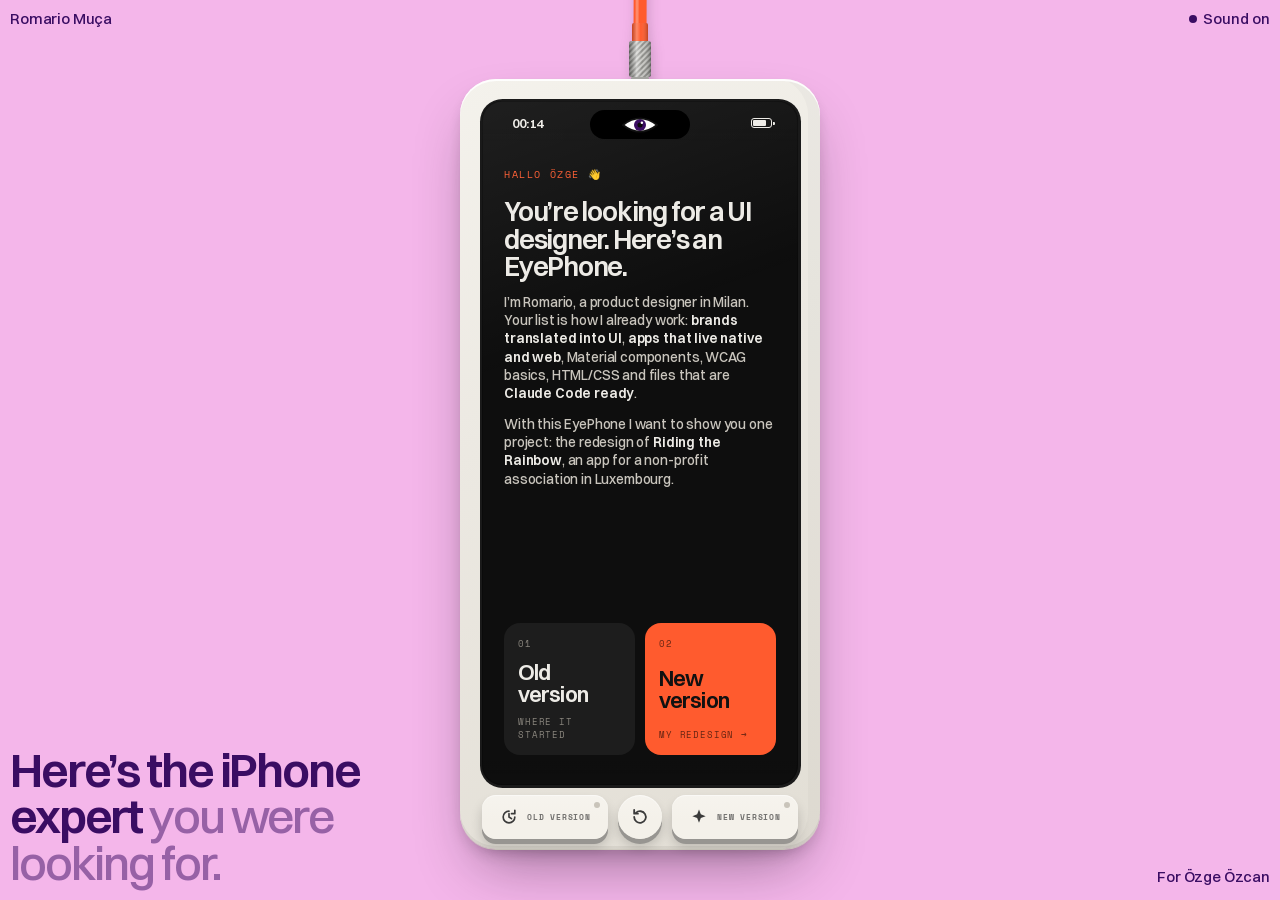
<file: index.html>
<!DOCTYPE html>
<html lang="en">
<head>
<meta charset="UTF-8">
<meta name="viewport" content="width=device-width, initial-scale=1">
<title>An iPhone for Özge — Romario Muça</title>
<meta name="theme-color" content="#F4B6EA">
<link rel="preconnect" href="https://fonts.googleapis.com">
<link rel="preconnect" href="https://fonts.gstatic.com" crossorigin>
<link href="https://fonts.googleapis.com/css2?family=Space+Mono:wght@400;700&display=swap" rel="stylesheet">
<style>
  @font-face{font-family:'Switzer';font-weight:400;font-display:swap;src:url('fonts/switzer-latin-400-normal.woff2') format('woff2')}
  @font-face{font-family:'Switzer';font-weight:500;font-display:swap;src:url('fonts/switzer-latin-500-normal.woff2') format('woff2')}
  @font-face{font-family:'Switzer';font-weight:600;font-display:swap;src:url('fonts/switzer-latin-600-normal.woff2') format('woff2')}
  :root{
    --bg:#F4B6EA;--fg:#3A0D63;--acc:#FF5B2E;
    --cream:#ECE9E2;--cream2:#E2DED5;--ink:#0E0E0E;--txt:#EDEBE6;--dim:#77736C;
    --font:'Switzer',"Helvetica Neue",Arial,sans-serif;--mono:'Space Mono',ui-monospace,Menlo,monospace;
  }
  *{box-sizing:border-box;margin:0;padding:0}
  html,body{height:100%;overflow:hidden}
  body{background:var(--bg);color:var(--fg);font-family:var(--font);font-weight:500;letter-spacing:-.01em;-webkit-font-smoothing:antialiased;transition:background .7s ease,color .7s ease}
  a{color:inherit;text-decoration:none}
  button{font:inherit;color:inherit;background:none;border:0;cursor:pointer;-webkit-tap-highlight-color:transparent}

  /* ── PAGE CORNERS ── */
  .corner{position:fixed;z-index:20;font-size:15px;line-height:1.2}
  .tl{top:10px;left:10px}
  .br{right:10px;bottom:14px}.tl .g{opacity:.55;display:block}
  .tr{top:10px;right:10px;display:flex;gap:18px;align-items:center}
  .tr a:hover,.snd:hover{opacity:.6}
  .snd{display:flex;align-items:center;gap:6px}
  .snd::before{content:"";width:8px;height:8px;border-radius:50%;background:currentColor}
  .snd[aria-pressed="false"]::before{background:transparent;box-shadow:inset 0 0 0 1.5px currentColor}

  /* ── INTRO: EYES ── */
  #face{position:fixed;inset:0;z-index:1;transition:opacity .6s ease,transform 1.1s cubic-bezier(.7,0,.2,1)}
  #face svg{width:100%;height:100%;display:block}
  .eye-white{fill:#fff}
  .lid{fill:none;stroke:var(--fg);stroke-width:6;stroke-linecap:round;stroke-linejoin:round;transition:stroke .7s}
  .iris{fill:var(--fg);transition:fill .7s}
  .blinker{transform-box:fill-box;transform-origin:center;animation:blink 5.5s infinite}
  @keyframes blink{0%,46%,50%,100%{transform:scaleY(1)}48%{transform:scaleY(.06)}}
  #band{fill:none;stroke:var(--fg);stroke-width:16;stroke-linecap:round;opacity:.92;transition:stroke .7s}
  .intro-copy{position:fixed;left:10px;right:10px;bottom:14px;z-index:5;display:flex;justify-content:space-between;align-items:flex-end;gap:20px;transition:opacity .4s ease .35s,transform .6s ease .35s}
  body.in .intro-copy{opacity:1}
  #enter,.help{display:none!important}
  .intro-copy h1{font-weight:600;font-size:clamp(28px,3.7vw,62px);line-height:.98;letter-spacing:-.045em;max-width:13ch}
  .intro-copy h1 .soft{opacity:.5;font-weight:500}
  .cta,.toeyes{white-space:nowrap;font-size:17px;line-height:1;height:48px;min-width:230px;display:inline-flex;align-items:center;justify-content:center;gap:10px;border:1.5px solid currentColor;padding:0 22px;border-radius:99px;transition:background .25s,color .25s}
  .cta:hover{background:var(--fg);color:var(--bg)}

  /* ── DEVICE ── */
  #dev{position:fixed;left:0;top:0;width:360px;height:770px;z-index:10;transform-origin:center;transition:transform 1.15s cubic-bezier(.7,0,.2,1);user-select:none;-webkit-user-select:none}
  body:not(.in) #dev{cursor:pointer}
  .shell{position:absolute;inset:0;border-radius:36px;background:linear-gradient(155deg,#F4F2EC 0%,var(--cream) 40%,var(--cream2) 100%);
    box-shadow:inset 0 2px 0 rgba(255,255,255,.9),inset 0 -3px 0 rgba(0,0,0,.06),inset -14px 0 0 -2px rgba(0,0,0,.025),0 1px 0 #cfcac0,0 30px 60px -18px rgba(40,20,40,.45),0 8px 18px -6px rgba(40,20,40,.25)}
  .rail{position:absolute;right:-2px;top:130px;bottom:60px;width:12px;border-radius:0 8px 8px 0;background:linear-gradient(90deg,#b9b9b6,#ececea 35%,#c9c9c6 60%,#a8a8a4);box-shadow:inset 0 0 0 1px rgba(0,0,0,.08)}
  .screw{position:absolute;right:1px;width:8px;height:8px;border-radius:50%;background:radial-gradient(circle at 35% 35%,#f5f5f3,#9d9d99);box-shadow:inset 0 0 0 1px rgba(0,0,0,.18)}
  .lbl{position:absolute;font-family:var(--mono);font-size:8.5px;letter-spacing:.14em;color:#8C877E;text-transform:uppercase;white-space:nowrap}
  .jack{position:absolute;width:14px;height:14px;border-radius:50%;background:radial-gradient(circle,#111 45%,#555 60%,#c9c5bc 70%);top:22px}

  .hang{position:absolute;left:0;top:-1952px;width:360px;height:2000px;z-index:-1;pointer-events:none;overflow:visible;filter:drop-shadow(2px 6px 6px rgba(40,20,40,.18))}
  .iword{white-space:nowrap;cursor:default}
  .ich{position:relative;display:inline-block}
  .ich .il{display:inline-block;transition:opacity .2s,transform .3s}
  .ich svg{position:absolute;left:50%;top:56%;pointer-events:none;width:.74em;height:.5em;transform:translate(-50%,-50%) scale(.2);opacity:0;transition:opacity .2s,transform .35s cubic-bezier(.3,1.6,.5,1);overflow:visible}
  .iword:hover .il,.iword.on .il{opacity:0;transform:scaleY(.2)}
  .iword:hover .ich svg,.iword.on .ich svg{opacity:1;transform:translate(-50%,-50%) scale(1)}
  .ich svg .lidi{fill:#fff;stroke:currentColor;stroke-width:9;stroke-linejoin:round}
  .ich svg .iri{fill:currentColor}
  /* sound switch */
  .sw{position:absolute;left:30px;top:44px;width:40px;height:18px;border-radius:9px;background:#D6D1C7;box-shadow:inset 0 1px 2px rgba(0,0,0,.18);cursor:pointer}
  .sw i{position:absolute;top:2px;left:2px;width:20px;height:14px;border-radius:7px;background:linear-gradient(#fff,#e7e3da);box-shadow:0 1px 2px rgba(0,0,0,.25);transition:left .18s cubic-bezier(.5,1.6,.5,1)}
  .sw.on i{left:18px}
  .sw b{position:absolute;right:-12px;top:5px;width:6px;height:6px;border-radius:50%;background:#bbb;transition:background .2s,box-shadow .2s}
  .sw.on b{background:var(--acc);box-shadow:0 0 6px var(--acc)}

  /* theme dial */
  .dial{position:absolute;right:-26px;top:26px;width:62px;height:62px;border-radius:50%;cursor:pointer;
    background:repeating-conic-gradient(#d9d9d6 0 4deg,#a9a9a5 4deg 8deg);box-shadow:0 4px 10px rgba(0,0,0,.25),inset 0 0 0 1px rgba(0,0,0,.12);transition:transform .45s cubic-bezier(.3,1.5,.5,1)}
  .dial::after{content:"";position:absolute;inset:9px;border-radius:50%;background:radial-gradient(circle at 35% 30%,#fafaf8,#cfcfcb 70%,#b7b7b3);box-shadow:inset 0 0 0 1px rgba(0,0,0,.08)}
  .dial i{position:absolute;left:50%;top:13px;width:3px;height:12px;margin-left:-1.5px;border-radius:2px;background:#555;z-index:2}
  .led{position:absolute;right:46px;top:52px;width:7px;height:7px;border-radius:50%;background:var(--acc);box-shadow:0 0 8px var(--acc);transition:background .4s,box-shadow .4s}

  /* screen */
  .bezel{position:absolute;left:16px;right:16px;top:60px;height:696px;border-radius:24px;background:#151515;box-shadow:inset 0 2px 3px rgba(0,0,0,.6),0 1px 0 rgba(255,255,255,.8)}
  .scr{position:absolute;left:22px;right:22px;top:22px;height:684px;border-radius:15px;background:var(--ink);color:var(--txt);overflow:hidden}
  .scr::after{content:"";position:absolute;inset:0;border-radius:15px;pointer-events:none;z-index:6;background:linear-gradient(160deg,rgba(255,255,255,.07),rgba(255,255,255,0) 35%);box-shadow:inset 0 0 0 1px rgba(255,255,255,.04)}
  .status{position:absolute;top:0;left:0;right:0;height:24px;display:flex;align-items:center;justify-content:space-between;padding:0 12px;font-family:var(--mono);font-size:9.5px;letter-spacing:.1em;color:#9A968E;z-index:4;background:linear-gradient(var(--ink) 70%,rgba(14,14,14,0))}
  .status .acc{color:var(--acc)}
  .status.sb{height:40px;padding:4px 26px 0 30px;font-family:Poppins,var(--font);font-size:13px;font-weight:600;letter-spacing:0;color:var(--txt)}
  .bat{width:21px;height:10px;border-radius:3px;border:1.3px solid currentColor;padding:1px;display:inline-block;position:relative}
  .bat i{display:block;width:75%;height:100%;background:currentColor;border-radius:1px}
  .bat::after{content:'';position:absolute;right:-3.5px;top:2.5px;width:1.5px;height:3.5px;background:currentColor;border-radius:0 1px 1px 0}
  #view{position:absolute;inset:40px 0 0 0;overflow:hidden}
  .scroll{position:absolute;inset:0;overflow-y:auto;scrollbar-width:none;scroll-behavior:smooth;padding-bottom:26px}
  .scroll::-webkit-scrollbar{display:none}
  .hintbar{position:absolute;left:0;right:0;bottom:0;height:24px;display:flex;justify-content:space-between;align-items:center;padding:0 12px;font-family:var(--mono);font-size:9px;letter-spacing:.1em;color:#6E6A63;background:linear-gradient(rgba(14,14,14,0),var(--ink) 55%);z-index:4;pointer-events:none}
  .toast{position:absolute;left:50%;top:50%;transform:translate(-50%,-50%) scale(.9);z-index:7;background:var(--acc);color:#111;font-family:var(--mono);font-size:12px;font-weight:700;letter-spacing:.12em;padding:10px 14px;border-radius:10px;opacity:0;transition:opacity .2s,transform .25s cubic-bezier(.3,1.6,.5,1);pointer-events:none;white-space:nowrap}
  .toast.on{opacity:1;transform:translate(-50%,-50%) scale(1)}

  /* screen content */
  .vt{padding:8px 14px 8px;font-family:var(--mono);font-size:10px;letter-spacing:.14em;color:var(--acc)}
  .list{list-style:none;padding:0 6px}
  .list li{display:flex;align-items:center;gap:10px;padding:0 8px;height:40px;font-size:16px;letter-spacing:-.02em;cursor:pointer;border-radius:9px}
  .list li .n{font-family:var(--mono);font-size:10px;color:#6E6A63;width:16px}
  .list li .sw2{width:22px;height:22px;border-radius:6px;flex:none;display:flex;align-items:center;justify-content:center;overflow:hidden}
  .list li small{margin-left:auto;font-family:var(--mono);font-size:9px;color:#6E6A63;letter-spacing:.1em}
  .list li.sel{background:var(--acc);color:#111}
  .list li.sel .n,.list li.sel small{color:rgba(0,0,0,.55)}

  .lock{height:100%;display:flex;flex-direction:column;justify-content:center;padding:0 18px 18px}
  .lock .time{font-family:var(--mono);font-size:64px;font-weight:700;letter-spacing:-.04em;line-height:1;color:var(--txt)}
  .lock .date{font-family:var(--mono);font-size:10px;letter-spacing:.12em;color:#7D7970;margin-top:6px;text-transform:uppercase}
  .lock .hi{margin-top:30px;font-size:24px;font-weight:600;letter-spacing:-.035em}
  .notif{margin-top:12px;display:inline-flex;align-items:center;gap:8px;align-self:flex-start;background:#1D1D1D;border-radius:10px;padding:8px 11px;font-size:13px;animation:pop 1.8s ease-in-out infinite}
  .notif i{width:7px;height:7px;border-radius:50%;background:var(--acc)}
  @keyframes pop{0%,100%{transform:translateY(0)}50%{transform:translateY(-3px)}}

  .msg{padding:8px 14px 20px}
  .from{font-family:var(--mono);font-size:9.5px;letter-spacing:.12em;color:#7D7970;margin-bottom:8px}
  .bubble{background:#1D1D1D;border-radius:14px 14px 14px 4px;padding:11px 13px;font-size:14.5px;line-height:1.3;margin-bottom:7px}
  .bubble.p{background:var(--acc);color:#111}
  .hint{font-family:var(--mono);font-size:9.5px;letter-spacing:.08em;color:#7D7970;margin-top:10px;line-height:1.5}

  .proj{padding:4px 10px 0;position:relative}
  .proj img.hero{width:100%;aspect-ratio:3/4;object-fit:cover;display:block;background:#222;border-radius:10px}
  .dots{position:absolute;top:12px;left:0;right:0;display:flex;justify-content:center;gap:4px;z-index:2}
  .dots i{width:14px;height:2px;border-radius:2px;background:rgba(255,255,255,.45)}
  .dots i.on{background:#fff}
  .tilehero{border-radius:10px;aspect-ratio:3/4;display:flex;flex-direction:column;justify-content:flex-end;padding:14px}
  .tilehero b{font-size:32px;font-weight:600;letter-spacing:-.045em;line-height:.95}
  .tilehero span{font-family:var(--mono);font-size:9.5px;letter-spacing:.06em;opacity:.75;margin-top:8px;line-height:1.4}
  .ptxt{padding:14px 14px 14px}
  .pn{font-family:var(--mono);font-size:9.5px;letter-spacing:.14em;color:var(--acc)}
  .ptxt h3{font-weight:600;font-size:24px;letter-spacing:-.04em;line-height:1}
  .ptxt .tag{font-size:14.5px;margin-top:4px;line-height:1.2;color:#CFCBC3}
  .ptxt .meta{font-family:var(--mono);font-size:9.5px;letter-spacing:.08em;color:var(--acc);margin-top:8px;text-transform:uppercase}
  .ptx{font-size:13.5px;line-height:1.32;margin-top:10px;color:#BDB9B1}
  .gal{display:flex;flex-direction:column;gap:8px;padding:4px 10px 6px}
  .gimg.app{border-radius:16px;box-shadow:0 0 0 1px #2a2a2a;cursor:default}
  .chap{padding:20px 4px 4px;border-top:1px solid #262626;margin-top:8px}
  .chap span{font-family:var(--mono);font-size:9px;letter-spacing:.14em;color:var(--acc)}
  .chap h4{font-size:22px;font-weight:600;letter-spacing:-.045em;line-height:1;margin-top:6px}
  .chap small{display:block;font-family:var(--mono);font-size:9.5px;letter-spacing:.06em;color:#8A867E;margin-top:5px;text-transform:uppercase;line-height:1.4}
  .chap p{font-size:13.5px;line-height:1.32;color:#BDB9B1;margin-top:8px}
  .gimg{width:100%;height:auto;display:block;background:#222;cursor:zoom-in;border-radius:10px}
  video.gimg{cursor:default}
  .pend{padding:8px 14px 18px;display:flex;flex-direction:column;align-items:flex-start;gap:8px}
  .pend .g{font-family:var(--mono);font-size:9px;letter-spacing:.1em;color:#6E6A63}
  .open{display:inline-block;font-family:var(--mono);font-size:10px;font-weight:700;letter-spacing:.1em;background:var(--txt);color:#111;padding:8px 12px;border-radius:99px;text-transform:uppercase}
  .open.acc{background:var(--acc)}

  .home{height:100%;display:flex;flex-direction:column;justify-content:space-between;padding:10px 0 30px}
  .hi{padding:8px 14px 0;display:flex;flex-direction:column;gap:4px}
  .hi span{font-family:var(--mono);font-size:10px;letter-spacing:.14em;color:var(--acc)}
  .hi b{font-size:30px;font-weight:600;letter-spacing:-.045em;line-height:1;margin-top:6px}
  .hi em{font-style:normal;font-family:var(--mono);font-size:9.5px;letter-spacing:.1em;color:#7D7970;text-transform:uppercase}
  .list.big li{height:52px;font-size:22px;font-weight:600;letter-spacing:-.04em}
  .wcards{display:flex;flex-direction:column;gap:14px;padding:0 10px 10px}
  .wc{cursor:pointer;border-radius:12px;padding:6px;transition:background .15s}
  .wc.sel{background:#1D1D1D;box-shadow:inset 0 0 0 1.5px var(--acc)}
  .wimg{position:relative;aspect-ratio:16/10;border-radius:8px;overflow:hidden;display:flex;align-items:center;justify-content:center}
  .wimg img{position:absolute;inset:0;width:100%;height:100%;object-fit:cover}
  .wimg i{position:absolute;top:8px;left:8px;font-style:normal;font-family:var(--mono);font-size:9px;font-weight:700;letter-spacing:.1em;background:rgba(14,14,14,.75);color:#fff;padding:3px 6px;border-radius:5px}
  .wtx{padding:9px 4px 2px;display:flex;flex-direction:column;gap:2px}
  .wtx b{font-size:20px;font-weight:600;letter-spacing:-.04em;line-height:1.05}
  .wtx span{font-size:13px;color:#BDB9B1}
  .wtx small{font-family:var(--mono);font-size:8.5px;letter-spacing:.1em;color:var(--acc);text-transform:uppercase;margin-top:3px}
  .calling{display:flex;flex-direction:column;align-items:center;text-align:center;padding:30px 14px 18px}
  .calling .ring{width:86px;height:86px;border-radius:50%;background:var(--acc);position:relative;padding:4px}
  .calling .ring img{width:100%;height:100%;border-radius:50%;object-fit:cover;object-position:62% 40%;display:block;position:relative;z-index:1}
  .calling h3{margin-top:22px;font-size:22px;font-weight:600;letter-spacing:-.035em}
  .calling .sub{font-family:var(--mono);font-size:9.5px;letter-spacing:.1em;color:#7D7970;margin-top:5px}
  .contact{padding:0 14px 20px;display:flex;flex-direction:column}
  .contact img{width:64px;height:64px;border-radius:50%;object-fit:cover;object-position:62% 40%;background:#222}
  .contact>b{font-size:24px;font-weight:600;letter-spacing:-.04em;margin-top:12px}
  .contact>em{font-style:normal;font-family:var(--mono);font-size:9.5px;letter-spacing:.1em;color:#7D7970;text-transform:uppercase;margin:2px 0 14px}
  .contact a{display:grid;grid-template-columns:1fr auto;gap:2px 10px;padding:11px 0;border-top:1px solid #262626;font-size:15px;letter-spacing:-.02em}
  .contact a small{grid-column:1/-1;font-family:var(--mono);font-size:8.5px;letter-spacing:.14em;color:var(--acc)}
  .contact a i{font-style:normal;color:#7D7970;grid-row:2;grid-column:2}
  .contact a:hover i{color:var(--acc)}
  .cs{padding:16px 14px 6px;border-top:1px solid #262626}
  .lb{display:block;font-family:var(--mono);font-size:9px;letter-spacing:.16em;color:var(--acc);margin-bottom:8px}
  .cs p.big{font-size:17px;line-height:1.25;letter-spacing:-.02em}
  .dec{margin:4px 0 16px}
  .dh{display:flex;align-items:baseline;gap:8px}
  .dh i{font-style:normal;font-family:var(--mono);font-size:10px;color:#6E6A63}
  .dh b{font-size:17px;font-weight:600;letter-spacing:-.03em}
  .dec p{font-size:13px;line-height:1.3;color:#BDB9B1;margin:3px 0 8px 22px}
  .slot{aspect-ratio:4/3;border:1.5px dashed #3A3A3A;border-radius:10px;display:flex;flex-direction:column;align-items:center;justify-content:center;gap:3px;font-size:12px;color:#8A867E}
  .slot span{font-family:var(--mono);font-size:8.5px;letter-spacing:.16em;color:#5A5650}
  .slot.tall,.gimg.tall{aspect-ratio:9/16;object-fit:cover}
  .ba{display:grid;grid-template-columns:1fr 1fr;gap:8px}
  .ba small,.also small{display:block;font-family:var(--mono);font-size:8.5px;letter-spacing:.14em;color:#8A867E;margin-bottom:5px}
  .also{display:grid;grid-template-columns:1fr 1fr;gap:8px}
  .also img{width:100%;aspect-ratio:3/4;object-fit:cover;border-radius:8px;display:block;margin-bottom:5px}
  .pin{height:100%;display:flex;flex-direction:column;justify-content:space-between;padding:14px 22px 26px}
  .ptop{text-align:center}
  .ptime{font-family:var(--mono);font-size:44px;font-weight:700;letter-spacing:-.04em;line-height:1}
  .pmsg{font-family:var(--mono);font-size:11px;letter-spacing:.2em;color:#BDB9B1;margin-top:26px}
  .pdots{display:flex;justify-content:center;gap:14px;margin-top:18px}
  .pdots i{width:11px;height:11px;border-radius:50%;box-shadow:inset 0 0 0 1.5px #BDB9B1;transition:background .12s}
  .pdots i.on{background:var(--txt);box-shadow:none}
  .pdots.err{animation:shake .38s}
  .pdots.ok i{background:#2FB86B;box-shadow:none}
  @keyframes shake{20%,60%{transform:translateX(-8px)}40%,80%{transform:translateX(8px)}}
  .pgrid{display:grid;grid-template-columns:repeat(3,1fr);gap:10px 18px;justify-items:center}
  .pk{width:58px;height:58px;border-radius:50%;background:#232323;font-size:22px;font-weight:500;color:var(--txt);transition:background .1s,transform .08s}
  .pk:active{background:#3a3a3a;transform:scale(.95)}
  .pk.pkc{background:none;font-family:var(--mono);font-size:8.5px;letter-spacing:.08em;line-height:1.3;color:#2FB86B}
  .pk.pkt{background:none;font-size:20px;color:#8A867E}
  .phint{font-family:var(--mono);font-size:8.5px;letter-spacing:.06em;color:#6E6A63;text-align:center}
  .intro{padding:26px 22px 30px!important;display:flex;flex-direction:column;gap:12px}
  .ihi{font-family:var(--mono);font-size:10px;letter-spacing:.16em;color:var(--acc)}
  .intro h2{font-size:27px;font-weight:600;letter-spacing:-.045em;line-height:1.02;margin-top:4px}
  .intro p{font-size:13.5px;line-height:1.36;color:#C9C5BD}
  .intro p b{color:var(--txt);font-weight:600}
  .ibox{margin-top:auto;display:grid;grid-template-columns:1fr 1fr;gap:10px;padding-top:10px}
  .ib{height:132px;border-radius:16px;background:#1D1D1D;display:flex;flex-direction:column;align-items:flex-start;justify-content:space-between;padding:14px;text-align:left;color:var(--txt);transition:transform .1s,background .2s}
  .ib:active{transform:scale(.97)}
  .ib:hover{background:#262626}
  .ib span{font-family:var(--mono);font-size:9px;letter-spacing:.14em;color:#8A867E}
  .ib b{font-size:22px;font-weight:600;letter-spacing:-.04em;line-height:1}
  .ib small{font-family:var(--mono);font-size:8.5px;letter-spacing:.1em;color:#8A867E;text-transform:uppercase}
  .ib.new{background:var(--acc);color:#111}
  .ib.new span,.ib.new small{color:rgba(0,0,0,.6)}
  .why{padding:0 14px 20px}
  .req{border-top:1px solid #262626;padding:10px 0 12px}
  .req .q{font-family:var(--mono);font-size:9.5px;letter-spacing:.1em;color:var(--acc);display:flex;justify-content:space-between;text-transform:uppercase}
  .req p{font-size:14px;line-height:1.3;margin-top:5px}
  .about{padding:6px 14px 22px}
  .about img{width:84px;height:84px;border-radius:50%;object-fit:cover;object-position:62% 40%;display:block;background:#222}
  .about h3{font-size:24px;font-weight:600;letter-spacing:-.04em;margin-top:12px}
  .about .role{font-family:var(--mono);font-size:9.5px;letter-spacing:.12em;color:var(--acc);text-transform:uppercase;margin-top:2px}
  .about p{font-size:14px;line-height:1.32;margin-top:10px;color:#CFCBC3}
  .call{height:100%;display:flex;flex-direction:column;align-items:center;justify-content:space-between;text-align:center;padding:26px 16px 30px}
  .call .ring{width:92px;height:92px;border-radius:50%;background:var(--acc);display:block;padding:4px;flex:none}
  .call .ring{position:relative}
  .call .ring::before,.call .ring::after{content:"";position:absolute;inset:0;border-radius:50%;border:2px solid var(--acc);animation:wave 1.8s ease-out infinite}
  .call .ring::after{animation-delay:.9s}
  @keyframes wave{to{transform:scale(1.7);opacity:0}}
  .call .ring img{width:100%;height:100%;border-radius:50%;object-fit:cover;object-position:62% 40%;display:block;position:relative;z-index:1}
  .call h3{margin-top:-8px;font-size:24px;font-weight:600;letter-spacing:-.04em}
  .call .sub{font-family:var(--mono);font-size:10px;letter-spacing:.14em;color:#8A867E;margin-top:-18px}
  .cgrid{display:grid;grid-template-columns:repeat(3,1fr);gap:8px;width:100%}
  .cb{display:flex;flex-direction:column;align-items:center;gap:6px;font-family:var(--mono);font-size:8.5px;letter-spacing:.08em;color:#BDB9B1;text-transform:uppercase}
  .cb span{width:50px;height:50px;border-radius:50%;background:#262626;display:flex;align-items:center;justify-content:center;color:#EDEBE6;transition:background .15s,color .15s}
  .cb span svg{width:22px;height:22px}
  .cb:hover span{background:var(--txt);color:#111}
  .endc{width:60px;height:60px;border-radius:50%;background:#E5484D;display:flex;align-items:center;justify-content:center;box-shadow:0 4px 14px rgba(229,72,77,.35);transition:transform .1s}
  .endc:hover{transform:scale(1.05)}
  .endc svg{width:28px;height:28px}
  .cnum{font-family:var(--mono);font-size:8.5px;letter-spacing:.06em;color:#6E6A63;margin-top:-10px}

  /* ── CONTROLS ── */
  .ctl{position:absolute;left:22px;right:22px;top:590px;display:grid;grid-template-columns:repeat(4,1fr);gap:10px}
  .key.fn{--kc:#F4F1EA;--kt:#3A3A3A;flex-direction:column;justify-content:center;gap:4px;padding:0;height:58px}
  .key.fn svg{width:20px;height:20px;fill:var(--kt);color:var(--kt)}
  .key.fn small{font-family:var(--mono);font-size:8px;font-weight:700;letter-spacing:.16em;color:var(--kt);opacity:.7}
  .key.fn.ok{transition:transform .07s,box-shadow .07s,background .5s}
  .ledk{position:absolute;top:7px;right:8px;width:6px;height:6px;border-radius:50%;background:#C9C4BA;transition:background .2s,box-shadow .2s}
  #sw.on .ledk{background:var(--acc);box-shadow:0 0 6px var(--acc)}
  #sw:not(.on) .wv{opacity:.2}
  .keys{position:absolute;left:22px;right:22px;top:716px;display:grid;grid-template-columns:1fr 44px 1fr;align-items:center;gap:12px 10px}
  .key{position:relative;height:58px;border-radius:14px;display:flex;align-items:center;gap:8px;padding:0 10px;text-align:left;
    background:linear-gradient(180deg,color-mix(in srgb,var(--kc) 82%,#fff),var(--kc) 55%);
    box-shadow:0 5px 0 color-mix(in srgb,var(--kc) 62%,#000),0 8px 12px rgba(0,0,0,.18),inset 0 1px 1px rgba(255,255,255,.55);color:var(--kt);transition:transform .07s,box-shadow .07s}
  .key .mk{width:22px;height:22px;flex:none;display:flex;align-items:center;justify-content:center}
  .key .tx{display:flex;flex-direction:column;line-height:1.05;min-width:0}
  .key .tx b{font-size:13px;font-weight:600;letter-spacing:-.02em;white-space:nowrap;overflow:hidden;text-overflow:ellipsis}
  .key .tx small{font-family:var(--mono);font-size:7.5px;letter-spacing:.14em;opacity:.65}
  .key.pressed{transform:translateY(4px)!important;box-shadow:0 1px 0 color-mix(in srgb,var(--kc) 62%,#000),0 2px 4px rgba(0,0,0,.18)!important}

  .pills{position:absolute;left:22px;right:22px;top:734px;display:grid;grid-template-columns:1fr 1fr 1fr;gap:10px}
  .pill{height:28px;border-radius:99px;font-family:var(--mono);font-size:9.5px;font-weight:700;letter-spacing:.12em;text-transform:uppercase;background:linear-gradient(#fff,#E7E3DA);color:#3A3A3A;box-shadow:0 3px 0 #BFB9AD,0 5px 8px rgba(0,0,0,.14),inset 0 1px 1px #fff;transition:transform .07s,box-shadow .07s}
  .pill.blue{}

  .eyeport{position:absolute;left:50%;top:31px;width:100px;height:29px;margin-left:-50px;border-radius:15px;background:#000;display:flex;align-items:center;justify-content:center;cursor:pointer;z-index:8}
  .eyeport svg{width:38px;height:24px;overflow:visible;transition:opacity .15s,transform .25s}
  .eyeport{transition:width .35s cubic-bezier(.3,1.3,.5,1),margin-left .35s cubic-bezier(.3,1.3,.5,1)}
  .eyeport.talk{width:140px;margin-left:-70px}
  .eyeport.talk svg{opacity:0;transform:scale(.4)}
  .eptxt{position:absolute;inset:0;display:flex;align-items:center;justify-content:center;font-family:var(--mono);font-size:10px;font-weight:700;letter-spacing:.14em;color:#fff;opacity:0;transition:opacity .15s;white-space:nowrap;pointer-events:none}
  .eyeport.talk .eptxt{opacity:1;transition-delay:.15s}
  #epLid{transform-box:fill-box;transform-origin:center;transition:transform .09s ease-in}
  .eyeport.shut #epLid{transform:scaleY(.06)}
  #epIris{transition:transform .12s ease-out}
  .ctl,.pills{display:none!important}
  .key.fn.rst{width:44px;height:44px;border-radius:50%;padding:0}
  .key.fn.ver{height:44px;flex-direction:row;gap:8px}
  .key.fn.ver .ledk{top:7px;margin-top:0;right:8px}
  .key.fn.ver small{letter-spacing:.1em}
  .ver.on .ledk{background:var(--acc);box-shadow:0 0 6px var(--acc)}
  #appf{position:absolute;left:0;top:0;width:390px;height:844px;border:0;transform:scale(.8103);transform-origin:0 0;background:#F6F6F4;z-index:5;display:none}
  #appf.old{width:370px;height:801px;transform:scale(.854)}
  .scr.app #appf{display:block}
  .bezel{left:19.5px!important;right:19.5px!important;top:19.5px!important;height:689px!important;border-radius:22.5px!important;background:#1a1a1a!important;box-shadow:none!important}
  .scr{border-radius:20px!important}
  .scr::after{border-radius:20px!important;box-shadow:inset 0 0 0 1px rgba(0,0,0,.25)!important}
  .scr.app .status,.scr.app .hintbar{visibility:hidden}
  /* zoom */
  #zoom{position:fixed;inset:0;z-index:50;background:rgba(11,11,11,.92);display:none;align-items:center;justify-content:center;padding:4vw;cursor:zoom-out}
  #zoom.on{display:flex}
  #zoom img{max-width:100%;max-height:100%;object-fit:contain;display:block;border-radius:8px}
  #zoom span{position:absolute;top:12px;right:14px;color:#fff;font-size:15px}

  .help{align-items:center;position:fixed;bottom:14px;left:10px;right:10px;z-index:20;display:flex;justify-content:space-between;gap:16px;font-size:15px;opacity:0;transform:translateY(12px);transition:opacity .18s ease,transform .3s ease;pointer-events:none}
  body.in .help{opacity:1;transform:none;pointer-events:auto;transition:opacity .4s ease .5s,transform .6s ease .5s}
  .help .g{opacity:.55}
  .help a:hover{opacity:.6}
    .help .toeyes:hover{opacity:1;background:var(--fg);color:var(--bg)}
  .mini{width:30px;height:18px;overflow:hidden}
  .mini path{clip-path:none}
  @media (max-width:700px){.intro-copy{flex-direction:column;align-items:flex-start}.help .g{display:none}}
  #peek{display:none;position:fixed;left:50%;bottom:calc(14px + env(safe-area-inset-bottom));transform:translateX(-50%);z-index:20;width:52px;height:32px;color:var(--fg)}
  #peek svg{width:100%;height:100%;display:block}
  #peek .pk{transform-box:fill-box;transform-origin:center}
  #peek.blink .pk{animation:pblink .22s ease}
  @keyframes pblink{0%,100%{transform:scaleY(1)}45%{transform:scaleY(.08)}}
  body.mob #peek{display:block}
  body.mob .help,body.mob .intro-copy,body.mob .br{display:none}
  @media (prefers-reduced-motion:reduce){*{animation:none!important;transition:none!important}}
</style>
</head>
<body>

<div class="corner tl">Romario Muça</div>
<div class="corner br">For Özge Özcan</div>
<div class="corner tr"><button id="snd" class="snd" aria-pressed="true">Sound on</button></div>



<!-- ═════════ DEVICE ═════════ -->
<div id="dev" aria-label="Romario R-1 device">
  <div class="shell"></div>
  <svg class="hang" viewBox="0 0 360 2000" aria-hidden="true">
    <defs>
      <pattern id="knurl" width="4" height="4" patternUnits="userSpaceOnUse" patternTransform="rotate(45)"><rect width="4" height="4" fill="#C9C9C5"/><rect width="2" height="4" fill="#8E8E8A"/></pattern>
      <linearGradient id="sleeve" x1="0" x2="1"><stop offset="0" stop-color="#000" stop-opacity=".35"/><stop offset=".35" stop-color="#fff" stop-opacity=".45"/><stop offset=".6" stop-color="#fff" stop-opacity="0"/><stop offset="1" stop-color="#000" stop-opacity=".35"/></linearGradient>
      <linearGradient id="cab" x1="0" x2="1"><stop offset="0" stop-color="#000" stop-opacity=".22"/><stop offset=".3" stop-color="#fff" stop-opacity=".28"/><stop offset=".55" stop-color="#fff" stop-opacity="0"/><stop offset="1" stop-color="#000" stop-opacity=".25"/></linearGradient>
    </defs>
    <path d="M180 1912 C180 1760 176 1500 186 0" fill="none" style="stroke:var(--acc);transition:stroke .5s" stroke-width="13" stroke-linecap="round"/>
    <path d="M177 1912 C177 1760 173 1500 183 0" fill="none" stroke="#fff" stroke-opacity=".28" stroke-width="3" stroke-linecap="round"/>
    <rect x="172" y="1896" width="16" height="22" rx="2" style="fill:var(--acc);transition:fill .5s"/>
    <rect x="172" y="1896" width="16" height="22" rx="2" fill="url(#cab)"/>
    <rect x="169" y="1914" width="22" height="36" rx="2.5" fill="url(#knurl)"/>
    <rect x="169" y="1914" width="22" height="36" rx="2.5" fill="url(#sleeve)"/>
    <rect x="171" y="1950" width="18" height="6" rx="1" fill="#A9A9A5"/>
    <rect x="174" y="1955" width="12" height="9" rx="2" fill="#2A2A2A"/>
  </svg>



  <div class="eyeport" id="eyeport" title="Blink"><span class="eptxt" id="eptxt"></span><svg viewBox="-60 -38 120 76"><defs><clipPath id="epClip"><path id="epShapeC" d="M-54 0 Q0 -42 54 0 Q0 42 -54 0Z"/></clipPath></defs>
    <g id="epLid"><path id="epShape" d="M-54 0 Q0 -42 54 0 Q0 42 -54 0Z" fill="#fff"/><g clip-path="url(#epClip)"><g id="epIris"></g></g><path id="epLine" d="M-54 0 Q0 -42 54 0 Q0 42 -54 0Z" fill="none" stroke="#111" stroke-width="6" stroke-linejoin="round"/><g id="epOver"></g></g></svg></div>
  <div class="bezel"></div>
  <div class="scr">
    <div class="status sb"><span id="clk">9:41</span><span class="bat"><i></i></span></div>
    <div id="view"></div>
    <div class="hintbar"><span id="hL"></span><span id="hR"></span></div>
    <div class="toast" id="toast"></div>
    <iframe id="appf" title="Riding the Rainbow app" scrolling="no"></iframe>
  </div>

  <div class="ctl">
    <button class="key fn ok" data-k="ok" style="--kc:var(--acc);--kt:#fff" aria-label="OK"><svg viewBox="0 0 24 24"><path d="M7 4.5v15l12-7.5z"/></svg><small>OK</small></button>
    <button class="key fn" data-k="back" aria-label="Back"><svg viewBox="0 0 24 24"><path d="M10 6 4 12l6 6v-4h6a4 4 0 0 0 0-8h-1v2h1a2 2 0 0 1 0 4h-6V6z"/></svg><small>BACK</small></button>
    <button class="key fn" data-k="menu" aria-label="Menu"><svg viewBox="0 0 24 24"><rect x="5" y="6" width="14" height="2.4" rx="1.2"/><rect x="5" y="10.8" width="14" height="2.4" rx="1.2"/><rect x="5" y="15.6" width="14" height="2.4" rx="1.2"/></svg><small>MENU</small></button>
    <button class="key fn" id="sw" aria-label="Sound"><i class="ledk"></i><svg viewBox="0 0 24 24"><path d="M4 9h4l5-4v14l-5-4H4z"/><path class="wv" d="M16 8.5a5 5 0 0 1 0 7M18.5 6a8.5 8.5 0 0 1 0 12" fill="none" stroke="currentColor" stroke-width="1.8" stroke-linecap="round"/></svg><small>SOUND</small></button>
  </div>

  <div class="keys" id="keys"></div>

  <div class="pills">
    <button class="pill" data-k="4">4 · Why me</button>
    <button class="pill" data-k="5">5 · About</button>
    <button class="pill blue" data-k="call">6 · Call</button>
  </div>

</div>

<div class="intro-copy">
  <h1>Here’s the <span class="iword" id="iword"><span class="ich"><span class="il">i</span><svg viewBox="-60 -40 120 80"><path class="lidi" d="M-55 0 Q0 -42 55 0 Q0 42 -55 0Z"/><circle class="iri" r="18"/><circle r="6" cx="6" cy="-6" fill="#fff"/></svg></span>Phone</span> expert <span class="soft">you were looking for.</span></h1>
  <button class="cta" id="enter">See for yourself →</button>
</div>


<div id="zoom"><img alt=""><span>Close ✕</span></div>

<div class="help">
  <span class="g">↑ ↓ move · Enter open · Esc back · 1–3 projects · M mute</span>
  <span><a href="#" id="toIntro" class="toeyes"><svg class="mini" viewBox="-60 -36 120 72" aria-hidden="true"><defs><clipPath id="miniClip"><path d="M-54 0 Q0 -40 54 0 Q0 40 -54 0Z"/></clipPath></defs><path d="M-54 0 Q0 -40 54 0 Q0 40 -54 0Z" fill="#fff"/><g clip-path="url(#miniClip)"><g id="miniIris"><circle r="17" fill="currentColor"/><circle r="7" fill="#0B0B0B"/><circle cx="5" cy="-6" r="3.5" fill="#fff"/></g></g><path d="M-54 0 Q0 -40 54 0 Q0 40 -54 0Z" fill="none" stroke="currentColor" stroke-width="8" stroke-linejoin="round"/></svg>Zoom out</a></span>
</div>

<script>
const PORT='https://claude.ai/artifact/RStALQDozSfPUuSLE5Yqvp';
/* CASE STUDY STRUCTURE — fill each img:'' with a file name from img/ (e.g. 'g-jk-home') */
const WORKS=[
  {id:'junker',name:'Junker',tag:'Recycling without the guesswork.',meta:'UX Research · IA · UI — Academic',imgs:['jk-p-cover'],
   problem:'People open Junker to know how, when and where to throw something away, and the app buried those answers across five tabs.',
   decisions:[
     {t:'Cut what nobody used',why:'Heuristic evaluation and card sorting showed four sections that only added noise.',img:''},
     {t:'Core tasks on the home',why:'When, news, where and identify, all one tap away instead of hidden in tabs.',img:''},
     {t:'Contrast that passes',why:'Brand green pushed from 1.78:1 to 4.61:1, WCAG AA.',img:''}],
   before:'',after:'',
   result:'The final tree beat the others on both steps and success rate.'},
  {id:'devnut',name:'Devnut · Flusso',tag:'Shifts and services, calmly.',meta:'UX/UI Designer — Devnut, 2026',imgs:['dv-p-flusso'],
   problem:'[One sentence: what was hard for the team before Flusso?]',
   decisions:[
     {t:'Today comes first',why:'The home opens on today’s services, with team, vehicle and agency at a glance.',img:''},
     {t:'Check in by QR',why:'Scan the code on board to clock in with the assigned vehicle.',img:''},
     {t:'A quiet, editorial tone',why:'Serif headlines and warm neutrals for a sector where calm matters.',img:''}],
   before:'',after:'',
   result:'[One line: the result, even a small one]',
   also:[{n:'Caffè?',img:'dv-p-caffe'},{n:'Carwash',img:'dv-p-carwash'}]},
  {id:'rtr',name:'Riding the Rainbow',tag:'[One-line tagline]',meta:'Product & Brand — 2026',imgs:null,
   problem:'[One sentence: the problem]',
   decisions:[{t:'[Decision 1]',why:'[Why]',img:''},{t:'[Decision 2]',why:'[Why]',img:''},{t:'[Decision 3]',why:'[Why]',img:''}],
   before:'',after:'',
   result:'[One line: the result]'}
];
const WHY=[
  ['Native ↔ web app UI','Key 2: apps I ship at Devnut.'],
  ['Brands → UI','Three client brands, three interfaces.'],
  ['Material / Vuetify','Component-first, every state designed.'],
  ['WCAG','Junker: contrast 1.78 → 4.61:1.'],
  ['HTML / CSS','You’re holding it.'],
  ['Claude Code ready','Built with Claude.']
];
const MENU=[['Works','1–3'],['Why me','4'],['About','5'],['Call Romario','6']];

/* project branding for the keycaps */
const BRAND={
  junker:{kc:'#2E8B6E',kt:'#fff',mk:`<svg viewBox="0 0 22 22"><rect x="2" y="2" width="18" height="18" rx="9" fill="#fff"/><path d="M5 8 17 5M4.5 12.5 17.5 9.5M6 17 17 14" stroke="#111" stroke-width="2.2" stroke-linecap="round"/></svg>`},
  devnut:{kc:'#2A2522',kt:'#F3F1EC',mk:`<svg viewBox="0 0 22 22" fill="none" stroke="#F3F1EC" stroke-width="2" stroke-linecap="round" stroke-linejoin="round"><path d="M8 6 3 11l5 5M14 6l5 5-5 5"/></svg>`},
  rtr:{kc:'#F7F4EE',kt:'#1A1A1A',mk:`<svg viewBox="0 0 22 22" fill="none" stroke-width="2.4" stroke-linecap="round">${['#FF4D4D','#FF9F1C','#FFD23F','#2FB86B','#5B8DEF','#9B5DE5'].map((c,i)=>`<path d="M${2+i*1.6} 18a${9-i*1.6} ${9-i*1.6} 0 0 1 ${18-i*3.2} 0" stroke="${c}"/>`).join('')}</svg>`}
};
const THEMES=[
  {name:'BUBBLEGUM',bg:'#F4B6EA',fg:'#3A0D63',acc:'#FF5B2E'},
  {name:'LILAC',bg:'#D9D3FF',fg:'#24124F',acc:'#7B5CF5'},
  {name:'TANGERINE',bg:'#FF6A2B',fg:'#1F0A00',acc:'#FFD23F'},
  {name:'MINT',bg:'#BFE8D2',fg:'#0E3B2B',acc:'#2FB86B'},
  {name:'PAPER',bg:'#ECE9E2',fg:'#111111',acc:'#FF5B2E'},
  {name:'NIGHT',bg:'#0B0B0B',fg:'#F3F1EC',acc:'#5B8DEF'}
];

const $=id=>document.getElementById(id), view=$('view');

/* ═════════ SOUND + HAPTICS ═════════ */
let soundOn=true, actx=null;
try{soundOn=localStorage.getItem('rmSound')!=='off'}catch(e){}
function ctx(){actx=actx||new (window.AudioContext||window.webkitAudioContext)();if(actx.state==='suspended')actx.resume();return actx}
function tone({f=880,f2=null,type='sine',dur=.08,vol=.05,when=0,attack=.004}){
  if(!soundOn)return;
  try{const a=ctx(),t=a.currentTime+when,o=a.createOscillator(),g=a.createGain();
    o.type=type;o.frequency.setValueAtTime(f,t);if(f2)o.frequency.exponentialRampToValueAtTime(f2,t+dur);
    g.gain.setValueAtTime(0,t);g.gain.linearRampToValueAtTime(vol,t+attack);g.gain.exponentialRampToValueAtTime(.0001,t+dur);
    o.connect(g);g.connect(a.destination);o.start(t);o.stop(t+dur+.02)}catch(e){}
}
function noise({dur=.02,vol=.05,when=0,hp=2000}){
  if(!soundOn)return;
  try{const a=ctx(),t=a.currentTime+when,len=Math.ceil(a.sampleRate*dur),buf=a.createBuffer(1,len,a.sampleRate),d=buf.getChannelData(0);
    for(let i=0;i<len;i++)d[i]=(Math.random()*2-1)*Math.pow(1-i/len,3);
    const s=a.createBufferSource(),f=a.createBiquadFilter(),g=a.createGain();s.buffer=buf;f.type='highpass';f.frequency.value=hp;g.gain.value=vol;
    s.connect(f);f.connect(g);g.connect(a.destination);s.start(t)}catch(e){}
}
const NOTES=[523.25,587.33,659.25,783.99,880,1046.5]; // C-major pentatonic, one per project
function sfx(kind,i){
  switch(kind){
    case 'tick':noise({dur:.018,vol:.09,hp:3500});tone({f:2400,dur:.025,vol:.02,type:'square'});break;
    case 'ok':noise({dur:.015,vol:.07});tone({f:660,f2:1320,dur:.09,vol:.06,type:'triangle'});break;
    case 'back':noise({dur:.015,vol:.07});tone({f:880,f2:440,dur:.09,vol:.06,type:'triangle'});break;
    case 'menu':noise({dur:.015,vol:.07});tone({f:784,dur:.05,vol:.05,type:'triangle'});tone({f:1047,dur:.07,vol:.05,type:'triangle',when:.06});break;
    case 'key':noise({dur:.02,vol:.08,hp:1500});tone({f:NOTES[i]*1.0,f2:NOTES[i]*.995,dur:.22,vol:.07,type:'triangle'});tone({f:NOTES[i]*2,dur:.12,vol:.02,type:'sine'});break;
    case 'pill':noise({dur:.02,vol:.07,hp:2500});tone({f:1175,dur:.06,vol:.04,type:'square'});break;
    case 'call':tone({f:880,dur:.07,vol:.045});tone({f:1320,dur:.11,vol:.045,when:.08});break;
    case 'dial':for(let k=0;k<5;k++){noise({dur:.012,vol:.11,hp:4000,when:k*.035});tone({f:3200,dur:.012,vol:.015,type:'square',when:k*.035})}tone({f:523,f2:784,dur:.18,vol:.035,type:'triangle',when:.19});break;
    case 'switch':noise({dur:.03,vol:.12,hp:800});tone({f:140,f2:90,dur:.05,vol:.08,type:'sine'});break;
    case 'boot':[523,659,784,1047].forEach((f,k)=>tone({f,dur:.14,vol:.04,type:'triangle',when:k*.08}));break;
  }
}
function haptic(p){try{navigator.vibrate&&navigator.vibrate(p)}catch(e){}}
function press(el){if(!el)return;el.classList.add('pressed');setTimeout(()=>el.classList.remove('pressed'),110)}

function setSound(on,quiet){
  soundOn=on;$('snd').setAttribute('aria-pressed',on);$('snd').textContent=on?'Sound on':'Sound off';
  $('sw').classList.toggle('on',on);
  try{localStorage.setItem('rmSound',on?'on':'off')}catch(e){}
  if(!quiet){const was=soundOn;soundOn=true;sfx('switch');soundOn=was;haptic(12)}
}

/* ═════════ THEMES ═════════ */
let themeI=0, dialRot=0;
try{themeI=+(localStorage.getItem('rmTheme')||0)%THEMES.length}catch(e){}
function applyTheme(i,announce){
  const t=THEMES[i],r=document.documentElement.style;
  r.setProperty('--bg',t.bg);r.setProperty('--fg',t.fg);r.setProperty('--acc',t.acc);
  document.querySelector('meta[name=theme-color]').setAttribute('content',t.bg);
  try{localStorage.setItem('rmTheme',i)}catch(e){}
  if(announce)toast('THEME · '+t.name);
}
function nextTheme(){themeI=(themeI+1)%THEMES.length;applyTheme(themeI,true);sfx('dial');haptic([6,25,6,25,6])}
let toastT;function toast(t){const el=$('toast');el.textContent=t;el.classList.add('on');clearTimeout(toastT);toastT=setTimeout(()=>el.classList.remove('on'),1100)}

/* ═════════ OS ═════════ */
const PIN='2027';let unlocked=false,pinBuf='';try{unlocked=localStorage.getItem('rmUnlocked')==='1'}catch(e){}
let state='intro', sel=0, proj=0, slide=0, slideT=null, stack=[];
function clock(){try{return new Intl.DateTimeFormat('it-IT',{timeZone:'Europe/Rome',hour:'2-digit',minute:'2-digit'}).format(new Date())}catch(e){return '09:41'}}
function today(){try{return new Intl.DateTimeFormat('en-GB',{timeZone:'Europe/Rome',weekday:'short',day:'numeric',month:'short'}).format(new Date())}catch(e){return ''}}
function hints(l,r){$('hL').textContent=l||'';$('hR').textContent=r||''}
function go(s){stack.push(state);state=s;sel=0;render()}
function back(){if(state==='menu'||state==='pin')return;state=stack.pop()||(unlocked?'menu':'pin');if(state==='works')sel=proj;render()}
function brandSw(w){const b=BRAND[w.id];return `<span class="sw2" style="background:${b.kc}">${b.mk.replace('<svg ','<svg width="16" height="16" ')}</span>`}

function render(){
  clearInterval(slideT);if(state!=='app')closeApp();$('clk').textContent=clock();
  let h='';
  if(state==='lock'){
    h=`<div class="lock"><div class="time">${clock()}</div><div class="date">${today()} · MILAN</div><div class="hi">Hallo Özge 👋</div><div class="notif"><i></i>1 new message from Romario</div></div>`;
    hints('OK READ','');
  }else if(state==='msg'){
    h=`<div class="scroll"><div class="msg"><div class="from">ROMARIO · NOW</div>
      <div class="bubble">Hi Özge! I saw your post: a UI designer for an app that moves between native and web, starting 2027.</div>
      <div class="bubble">Instead of another PDF, here’s an iPhone. A very literal one 📱👁️ Three projects, all apps.</div>
      <div class="bubble p">Every coloured key is a project. Press one, or OK for the menu.</div>
      <div class="hint">↑ ↓ OR SCROLL TO MOVE</div></div></div>`;
    hints('OK MENU','BACK');
  }else if(state==='intro'){
    h=`<div class="scroll intro"><span class="ihi">HALLO ÖZGE 👋</span>
      <h2>You’re looking for a UI designer. Here’s an EyePhone.</h2>
      <p>I’m Romario, a product designer in Milan. Your list is how I already work: <b>brands translated into UI</b>, <b>apps that live native and web</b>, Material components, WCAG basics, HTML/CSS and files that are <b>Claude Code ready</b>.</p>
      <p>With this EyePhone I want to show you one project: the redesign of <b>Riding the Rainbow</b>, an app for a non-profit association in Luxembourg.</p>
      <div class="ibox"><button class="ib" data-open="old"><span>01</span><b>Old<br>version</b><small>Where it started</small></button><button class="ib new" data-open="new"><span>02</span><b>New<br>version</b><small>My redesign →</small></button></div></div>`;
    hints('','');
  }else if(state==='pin'){
    const dots=[0,1,2,3].map(i=>`<i class="${i<pinBuf.length?'on':''}"></i>`).join('');
    const pk=['1','2','3','4','5','6','7','8','9','call','0','del'].map(k=>k==='call'?`<span></span>`:k==='del'?`<span></span>`:`<button class="pk" data-pin="${k}">${k}</button>`).join('');
    h=`<div class="pin"><div class="ptop"><div class="pmsg">ENTER PIN</div><div class="pdots" id="pdots">${dots}</div></div><div class="pgrid">${pk}</div><div class="phint"></div></div>`;
    hints('','');
  }else if(state==='menu'){
    h=`<div class="home"><div class="hi"><span>HALLO ÖZGE 👋</span><b>Romario Muça</b><em>I design apps that feel obvious.</em></div>
      <ul class="list big">${MENU.map((m,i)=>`<li data-i="${i}" class="${i===sel?'sel':''}"><span class="n">0${i+1}</span>${m[0]}<small>${m[1]}</small></li>`).join('')}</ul></div>`;
    hints('▲▼ MOVE','OK OPEN');
  }else if(state==='works'){
    h=`<div class="scroll" id="lsc"><div class="vt">WORKS · ${WORKS.length}</div><div class="wcards">${WORKS.map((w,i)=>{const b=BRAND[w.id];return `<div class="wc ${i===sel?'sel':''}" data-i="${i}">
      <div class="wimg" style="background:${b.kc}">${w.imgs?`<img src="img/${w.imgs[0]}.webp" alt="">`:`<span>${b.mk.replace('<svg ','<svg width="44" height="44" ')}</span>`}<i>0${i+1}</i></div>
      <div class="wtx"><b>${w.name}</b><span>${w.tag}</span><small>${w.meta}</small></div></div>`}).join('')}</div></div>`;
    hints('▲▼ MOVE','OK OPEN');
  }else if(state==='proj'){
    const w=WORKS[proj];
    const slot=(img,l,cls='')=>img?`<img class="gimg ${cls}" src="img/${img}.webp" alt="${l}" loading="lazy" data-zoom="img/${img}.webp">`:`<div class="slot ${cls}"><span>SCREEN</span>${l}</div>`;
    h=`<div class="scroll" id="sc">
      <div class="ptxt"><span class="pn">0${proj+1}</span><h3>${w.name}</h3><div class="tag">${w.tag}</div><div class="meta">${w.meta}</div></div>
      <section class="cs"><span class="lb">PROBLEM</span><p class="big">${w.problem}</p></section>
      <section class="cs"><span class="lb">3 DECISIONS</span>${w.decisions.map((d,i)=>`<div class="dec"><div class="dh"><i>0${i+1}</i><b>${d.t}</b></div><p>${d.why}</p>${slot(d.img,'Decision 0'+(i+1))}</div>`).join('')}</section>
      <section class="cs"><span class="lb">BEFORE → AFTER</span><div class="ba"><div><small>BEFORE</small>${slot(w.before,'Before','tall')}</div><div><small>AFTER</small>${slot(w.after,'After','tall')}</div></div></section>
      <section class="cs"><span class="lb">RESULT</span><p class="big">${w.result}</p></section>
      ${w.also?`<section class="cs"><span class="lb">ALSO AT DEVNUT</span><div class="also">${w.also.map(a=>`<div><img src="img/${a.img}.webp" alt="${a.n}"><small>${a.n}</small></div>`).join('')}</div></section>`:''}
      <div class="pend"><button class="open acc" id="nextp">Next: ${WORKS[(proj+1)%WORKS.length].name} →</button></div></div>`;
    hints('▲▼ SCROLL','OK NEXT');
  }else if(state==='why'){
    h=`<div class="scroll" id="sc"><div class="vt">YOUR BRIEF → MY WORK</div><div class="why">${WHY.map(r=>`<div class="req"><div class="q">${r[0]}<span>✓</span></div><p>${r[1]}</p></div>`).join('')}</div></div>`;
    hints('▲▼ SCROLL','BACK');
  }else if(state==='about'){
    h=`<div class="scroll" id="sc"><div class="about"><img src="img/portrait.webp" alt="Romario Muça"><h3>Romario Muça</h3><div class="role">Product Designer · Milan</div>
      <p>I design apps that make complex products feel obvious.</p>
      <p>Politecnico di Milano · Alta Scuola Politecnica.</p></div></div>`;
    hints('▲▼ SCROLL','BACK');
  }else if(state==='call'){
    const ic={mail:'<path d="M3 6h18v12H3z" fill="none" stroke="currentColor" stroke-width="2" stroke-linejoin="round"/><path d="m3 7 9 6 9-6" fill="none" stroke="currentColor" stroke-width="2" stroke-linejoin="round"/>',
      tel:'<path d="M6.6 3.5 9.4 7l-1.8 2.2a12 12 0 0 0 7.2 7.2L17 14.6l3.5 2.8-1.6 3.1C11 20.8 3.2 13 3.5 5.1z" fill="currentColor"/>',
      li:'<rect x="3" y="3" width="18" height="18" rx="3" fill="none" stroke="currentColor" stroke-width="2"/><path d="M7.5 10v6.5M7.5 7.2v.1M11.5 16.5V10m0 3c0-2 1.2-3 2.6-3s2.4 1 2.4 3v3.5" stroke="currentColor" stroke-width="2" stroke-linecap="round" fill="none"/>',
      web:'<circle cx="12" cy="12" r="9" fill="none" stroke="currentColor" stroke-width="2"/><path d="M3 12h18M12 3c3 3 3 15 0 18M12 3c-3 3-3 15 0 18" fill="none" stroke="currentColor" stroke-width="1.6"/>'};
    const cb=(href,i,l,ext)=>`<a class="cb" href="${href}"${ext?' target="_blank" rel="noopener"':''}><span><svg viewBox="0 0 24 24">${ic[i]}</svg></span>${l}</a>`;
    h=`<div class="call">
      <div class="ring"><img src="img/portrait.webp" alt="Romario Muça"></div>
      <h3>Romario Muça</h3><div class="sub" id="ctimer">CALLING… 00:00</div>
      <div class="cgrid">${cb('mailto:romario.muca@gmail.com','mail','Email')}${cb('tel:+393475073092','tel','Phone')}${cb('https://www.linkedin.com/in/romario-muca','li','LinkedIn',1)}</div>
      <button class="endc" id="endc" aria-label="End call"><svg viewBox="0 0 24 24"><path d="M3 14.5c5-4.6 13-4.6 18 0l-2.4 2.6-3.4-1.6v-2.7a10 10 0 0 0-6.4 0v2.7L5.4 17.1z" fill="#fff"/></svg></button>
      <div class="cnum">romario.muca@gmail.com · +39 347 507 3092</div></div>`;
    let sec=0;slideT=setInterval(()=>{sec++;const el=$('ctimer');if(el)el.textContent=`CALLING… 00:${String(sec%60).padStart(2,'0')}`},1000);
    hints('OK EMAIL','BACK');
  }
  view.innerHTML=h;
}
function openSel(){
  if(state==='menu')return go(['works','why','about','call'][sel]);
  if(state==='works'){proj=sel;return go('proj')}
  if(state==='proj'){proj=(proj+1)%WORKS.length;render();return}
  if(state==='call'){location.href='mailto:romario.muca@gmail.com';return}
}
function move(d){
  const sc=$('sc');
  if(sc){sc.scrollBy({top:d*(state==='proj'?300:90)});return}
  const n=state==='menu'?MENU.length:state==='works'?WORKS.length:0;
  if(!n)return;sel=(sel+d+n)%n;render();const li=view.querySelector('.sel');li&&li.scrollIntoView({block:'nearest',behavior:'smooth'});
}
function jump(s,st){stack=st;state=s;sel=0;render()}
/* ═════════ RIDING THE RAINBOW: live app, old vs redesign ═════════ */
let appVer=null;const appf=$('appf');
appf.addEventListener('load',()=>{try{const d=appf.contentDocument,l=d.createElement('link');l.rel='stylesheet';l.href='frame-fix.css';d.head.appendChild(l)}catch(e){}});
function openApp(v){
  if(appVer!==v){
    let key='';
    try{
      const w=appf.contentWindow;
      if(appVer==='new'&&w.__rtrLogic){const s=w.__rtrLogic.state||{};
        key=s.screen==='onb'?'onb':s.sheet==='notif'?(s.ntab==='news'?'feed':'notif'):s.sheet==='profile'?'profile':s.sheet==='points'?(s.gpTab==='board'?'ranking':'points'):s.tab==='map'?'map':s.tab==='messages'?'chat':'home';}
      else if(appVer==='old'){const on=w.document.querySelector('.view.on');
        const id=on?on.id.slice(2):'onb';key={onb:'onb',home:'home',notif:'notif',feed:'notif',chat:'messages',profile:'profile',points:'points',ranking:'leaderboard',map:'map'}[id]||'onb';}
    }catch(e){}
    appVer=v;appf.classList.toggle('old',v==='old');
    appf.src=(v==='old'?'rtr/app-old.html':'rtr/app-new.html')+(key?'#'+key:'');
  }
  document.querySelectorAll('.ver').forEach(b=>b.classList.toggle('on',b.dataset.k===v));
  document.querySelector('.scr').classList.add('app');
  if(state!=='app'){stack=[];state='app'}
  eyeTalk(v==='old'?'OLD VERSION':'NEW VERSION');
}
let talkT;function eyeTalk(s){const e=$('eyeport');$('eptxt').textContent=s;e.classList.add('talk');clearTimeout(talkT);talkT=setTimeout(()=>e.classList.remove('talk'),1500)}
function closeApp(){document.querySelector('.scr').classList.remove('app');document.querySelectorAll('.ver').forEach(b=>b.classList.remove('on'))}
function pinPress(k){
  if(k==='call'){sfx('call');haptic([10,40,10]);jump('call',['pin']);return}
  if(k==='del'){sfx('back');pinBuf=pinBuf.slice(0,-1);render();return}
  if(pinBuf.length>=4)return;
  sfx('tick');haptic(8);pinBuf+=k;render();
  if(pinBuf.length===4){
    const d=$('pdots');
    if(pinBuf===PIN){d.classList.add('ok');sfx('boot');haptic([10,30,10]);setTimeout(()=>{unlocked=true;try{localStorage.setItem('rmUnlocked','1')}catch(e){}pinBuf='';jump('menu',[]);toast('UNLOCKED')},450)}
    else{d.classList.add('err');sfx('back');haptic([30,40,30]);setTimeout(()=>{pinBuf='';render()},420)}
  }
}
function locked(){if(state!=='pin'){jump('pin',[])}else{const d=$('pdots');d&&(d.classList.remove('err'),void d.offsetWidth,d.classList.add('err'))}toast('LOCKED · ENTER PIN');sfx('back');haptic([20,30,20])}

/* ═════════ INPUT ═════════ */
function key(k,el){
  if(!document.body.classList.contains('in'))enter();
  press(el);
  if(k==='restart'){sfx('back');haptic(12);closeApp();appVer=null;appf.removeAttribute('src');stack=[];state='intro';render();eyeTalk('FROM THE TOP');return}
  if(k==='old'||k==='new'||((k==='1'||k==='2')&&state!=='pin')){const v=(k==='old'||k==='1')?'old':'new';sfx('key',v==='old'?0:2);haptic(18);openApp(v);return}
  if(state==='app'){
    if(k==='back'||k==='menu'){sfx(k==='menu'?'menu':'back');haptic(10);state=unlocked?'menu':'pin';stack=[];render();return}
    if(k==='ok'){sfx('ok');haptic(10);openApp(appVer==='old'?'new':'old');return}
  }
  if(!unlocked){
    if(k==='6'&&state!=='pin'||k==='call'){sfx('call');haptic([10,40,10]);jump('call',['pin']);return}
    if(state==='call'&&k==='back'){sfx('back');back();return}
    if(state==='pin'&&/^[0-9]$/.test(k)){pinPress(k);return}
    if(state==='pin'&&k==='back'){pinPress('del');return}
    locked();return}
  if(k==='up'||k==='down'){sfx('tick');haptic(6);move(k==='up'?-1:1);return}
  if(k==='ok'){sfx('ok');haptic(14);openSel();return}
  if(k==='back'){sfx('back');haptic(10);back();return}
  if(k==='menu'){sfx('menu');haptic(10);jump('menu',[]);return}
  if(/^[1-3]$/.test(k)){const i=+k-1;sfx('key',i);haptic(18);proj=i;jump('proj',['menu','works']);toast(String(k).padStart(2,'0')+' · '+WORKS[i].name.toUpperCase());return}
  if(k==='4'){sfx('pill');haptic(10);jump('why',['menu']);return}
  if(k==='5'){sfx('pill');haptic(10);jump('about',['menu']);return}
  if(k==='6'||k==='call'){sfx('call');haptic([10,40,10]);jump('call',['menu']);return}
  if(k==='0'){sfx('menu');jump('menu',[]);return}
  if(k==='*'){sfx('back');jump('menu',[]);return}
  if(k==='#'){sfx('pill');jump('works',['menu']);return}
}
document.querySelectorAll('[data-k]').forEach(b=>b.addEventListener('pointerdown',e=>{e.stopPropagation();e.preventDefault();key(b.dataset.k,b)}));

/* keycaps */
$('keys').innerHTML=`<button class="key fn ver" data-k="old" aria-label="Old version"><i class="ledk"></i><svg viewBox="0 0 24 24"><path d="M12 5a7 7 0 1 0 7 7" fill="none" stroke="currentColor" stroke-width="2" stroke-linecap="round"/><path d="M12 8v4l3 2" fill="none" stroke="currentColor" stroke-width="2" stroke-linecap="round"/><path d="M19 4v4h-4" fill="none" stroke="currentColor" stroke-width="2" stroke-linecap="round" stroke-linejoin="round"/></svg><small>OLD VERSION</small></button><button class="key fn rst" data-k="restart" aria-label="Restart"><svg viewBox="0 0 24 24"><path d="M5 12a7 7 0 1 0 2.1-5" fill="none" stroke="currentColor" stroke-width="2.2" stroke-linecap="round"/><path d="M5 3.5V8h4.5" fill="none" stroke="currentColor" stroke-width="2.2" stroke-linecap="round" stroke-linejoin="round"/></svg></button><button class="key fn ver" data-k="new" aria-label="Redesign"><i class="ledk"></i><svg viewBox="0 0 24 24"><path d="M12 3l2.2 5.8L20 11l-5.8 2.2L12 19l-2.2-5.8L4 11l5.8-2.2z" fill="currentColor"/></svg><small>NEW VERSION</small></button>`;
$('keys').querySelectorAll('[data-k]').forEach(b=>b.addEventListener('pointerdown',e=>{e.stopPropagation();e.preventDefault();key(b.dataset.k,b)}));

view.addEventListener('click',e=>{
  if(!document.body.classList.contains('in'))return;
  const io=e.target.closest('[data-open]');if(io){const v=io.dataset.open;sfx('key',v==='old'?0:2);haptic(14);openApp(v);return}
  const pb=e.target.closest('[data-pin]');if(pb){pinPress(pb.dataset.pin);return}
  const z=e.target.closest('[data-zoom]');
  if(z){sfx('tick');const zb=$('zoom');zb.querySelector('img').src=z.dataset.zoom;zb.classList.add('on');return}
  if(e.target.closest('#endc')){sfx('back');haptic(14);back();return}
  if(e.target.closest('#nextp')){sfx('ok');haptic(12);proj=(proj+1)%WORKS.length;render();return}
  const li=e.target.closest('[data-i]');
  if(li){sfx('ok');haptic(12);sel=+li.dataset.i;openSel();return}
  
});
$('zoom').addEventListener('click',()=>$('zoom').classList.remove('on'));
$('sw').addEventListener('pointerdown',e=>{e.stopPropagation();e.preventDefault();press($('sw'));setSound(!soundOn)});
$('snd').addEventListener('click',e=>{e.stopPropagation();setSound(!soundOn)});

addEventListener('keydown',e=>{
  if($('zoom').classList.contains('on')&&(e.key==='Escape'||e.key==='Backspace')){e.preventDefault();$('zoom').classList.remove('on');return}
  if(e.key==='m'||e.key==='M'){setSound(!soundOn);return}
  if(e.key==='t'||e.key==='T'){if(document.body.classList.contains('in'))nextTheme();return}
  const m={ArrowUp:'up',ArrowDown:'down',ArrowLeft:'back',ArrowRight:'ok',Enter:'ok',Escape:'back',Backspace:'back'};
  const k=m[e.key]||(/^[0-9*#]$/.test(e.key)?e.key:null);
  if(!k)return;e.preventDefault();
  key(k,document.querySelector(`#dev [data-k="${k}"]`));
});

/* ═════════ LAYOUT ═════════ */
const dev=$('dev');
const PW=360,PH=770;
function introPose(){const s=Math.min(.82,(innerHeight-70)/PH,(innerWidth*0.4)/PW);return {x:innerWidth/2-PW/2,y:innerHeight/2-PH/2+18,s,rot:0}}
function fitPose(){
  if(document.body.classList.contains('mob')){const s=Math.min(1,(innerHeight-70)/PH,(innerWidth-24)/PW);return {x:innerWidth/2-PW/2,y:50+PH*s/2-PH/2,s,rot:0}}
  const s=Math.min(1,(innerHeight-90)/PH,(innerWidth-40)/(PW+40));return {x:innerWidth/2-PW/2,y:innerHeight/2-PH/2+14,s,rot:0}}
function place(){const p=document.body.classList.contains('in')?fitPose():introPose();dev.style.transform=`translate(${p.x}px,${p.y}px) rotate(${p.rot}deg) scale(${p.s})`}
addEventListener('resize',place);

/* ═════════ THE EYE-PHONE: blinks, and every blink changes its style ═════════ */
const EYES=[
 {n:'classic',shape:'M-54 0 Q0 -42 54 0 Q0 42 -54 0Z',fill:'#fff',line:'#111',iris:'<circle r="19" fill="#3A0D63"/><circle r="8" fill="#0B0B0B"/><circle cx="6" cy="-7" r="4" fill="#fff"/>'},
 {n:'cat',shape:'M-56 0 Q0 -40 56 0 Q0 40 -56 0Z',fill:'#FFD23F',line:'#111',iris:'<ellipse rx="5" ry="24" fill="#111"/><circle cx="7" cy="-9" r="3" fill="#fff"/>'},
 {n:'pixel',shape:'M-48 -14 H-30 V-26 H30 V-14 H48 V14 H30 V26 H-30 V14 H-48Z',fill:'#fff',line:'#111',iris:'<rect x="-15" y="-15" width="30" height="30" fill="#2FB86B"/><rect x="-7" y="-7" width="14" height="14" fill="#111"/><rect x="3" y="-13" width="7" height="7" fill="#fff"/>'},
 {n:'hypno',shape:'M-54 0 Q0 -42 54 0 Q0 42 -54 0Z',fill:'#fff',line:'#111',iris:'<circle r="21" fill="#fff" stroke="#111" stroke-width="3"/><circle r="14" fill="none" stroke="#111" stroke-width="3"/><circle r="7" fill="none" stroke="#111" stroke-width="3"/><circle r="2" fill="#111"/>'},
 {n:'heart',shape:'M-54 0 Q0 -42 54 0 Q0 42 -54 0Z',fill:'#fff',line:'#111',iris:'<circle r="19" fill="#F4B6EA"/><path d="M0 10 C-14 0 -12 -12 -5 -12 C-2 -12 0 -9 0 -7 C0 -9 2 -12 5 -12 C12 -12 14 0 0 10Z" fill="#E5484D"/>'},
 {n:'rainbow',shape:'M-54 0 Q0 -42 54 0 Q0 42 -54 0Z',fill:'#fff',line:'#111',iris:'<circle r="20" fill="#FF5A5F"/><circle r="16.5" fill="#FECA57"/><circle r="13" fill="#1DD1A1"/><circle r="9.5" fill="#54A0FF"/><circle r="6" fill="#111"/><circle cx="6" cy="-7" r="3.5" fill="#fff"/>'},
 {n:'radar',shape:'M-54 0 Q0 -42 54 0 Q0 42 -54 0Z',fill:'#fff',line:'#111',iris:'<circle r="20" fill="#C81E2B"/><circle r="20" fill="none" stroke="#5A0A12" stroke-width="2"/><g><path d="M0 0 L0 -19" stroke="#FFD0D3" stroke-width="2.5" stroke-linecap="round"/><animateTransform attributeName="transform" type="rotate" from="0" to="360" dur="1.6s" repeatCount="indefinite"/></g><circle r="6" fill="#1A0306"/><circle cx="6" cy="-8" r="3" fill="#fff"/>'},
 {n:'galaxy',shape:'M-56 0 Q0 -34 56 0 Q0 34 -56 0Z',fill:'#fff',line:'#111',iris:'<circle r="20" fill="#B8A4F5"/><circle r="13" fill="#7B5CF5"/><circle r="6" fill="#2A1660"/><path d="M-11 -9l1.2 3 3 1.2-3 1.2-1.2 3-1.2-3-3-1.2 3-1.2z" fill="#fff"/><path d="M10 6l.9 2.2 2.2.9-2.2.9-.9 2.2-.9-2.2-2.2-.9 2.2-.9z" fill="#fff"/><circle cx="12" cy="-10" r="1.6" fill="#fff"/>'},
 {n:'star',shape:'M-54 0 Q0 -42 54 0 Q0 42 -54 0Z',fill:'#fff',line:'#111',iris:'<circle r="19" fill="#FF5B2E"/><path d="M0-11 3 -3 11 -3 5 2 7 10 0 5 -7 10 -5 2 -11 -3 -3 -3Z" fill="#fff"/>'},
 {n:'wink',shape:'M-54 0 Q0 -42 54 0 Q0 42 -54 0Z',fill:'#fff',line:'#111',iris:'<circle r="19" fill="#5B8DEF"/><circle r="8" fill="#0B0B0B"/><circle cx="6" cy="-7" r="4" fill="#fff"/>',over:'<path d="M-40 -22 l-8 -10M-14 -30 l-3 -12M14 -30 l3 -12M40 -22 l8 -10" stroke="#111" stroke-width="5" stroke-linecap="round"/>'}
];
let eyeI=0;const ep=$('eyeport'),epIris=$('epIris');
function drawEye(i){const e=EYES[i];['epShape','epShapeC','epLine'].forEach(id=>$(id).setAttribute('d',e.shape));$('epShape').setAttribute('fill',e.fill);$('epLine').setAttribute('stroke',e.line);epIris.innerHTML=e.iris;$('epOver').innerHTML=e.over||''}
function blink(change=true){ep.classList.add('shut');setTimeout(()=>{if(change){eyeI=(eyeI+1)%EYES.length;drawEye(eyeI)}ep.classList.remove('shut')},110)}
let blinkT;function loopBlink(){clearTimeout(blinkT);blinkT=setTimeout(()=>{blink();loopBlink()},2600+Math.random()*2400)}
function look(x,y){const r=ep.getBoundingClientRect(),dx=x-(r.left+r.width/2),dy=y-(r.top+r.height/2),d=Math.hypot(dx,dy)||1,k=Math.min(1,d/320);epIris.setAttribute('transform',`translate(${dx/d*22*k} ${dy/d*10*k})`)}
addEventListener('pointermove',e=>look(e.clientX,e.clientY),{passive:true});
addEventListener('touchmove',e=>{if(e.touches[0])look(e.touches[0].clientX,e.touches[0].clientY)},{passive:true});
ep.addEventListener('pointerdown',e=>{e.stopPropagation();e.preventDefault();sfx('tick');haptic(8);blink();loopBlink()});
addEventListener('pointerdown',e=>{if(!MOB||e.target.closest('#eyeport'))return;look(e.clientX,e.clientY);blink();loopBlink()},{capture:true,passive:true});
drawEye(0);loopBlink();
addEventListener('mousemove',e=>{const mi=$('miniIris');if(mi){const rr=mi.ownerSVGElement.getBoundingClientRect(),mx=e.clientX-(rr.left+rr.width/2),my=e.clientY-(rr.top+rr.height/2),md=Math.hypot(mx,my)||1,mk=Math.min(1,md/300);mi.setAttribute('transform',`translate(${mx/md*26*mk} ${my/md*12*mk})`)}},{passive:true});

function enter(){if(document.body.classList.contains('in'))return;document.body.classList.add('in');place();sfx('boot');haptic([8,40,8])}
function exitIntro(){document.body.classList.remove('in');place()}
$('enter').addEventListener('click',enter);
$('iword').addEventListener('click',e=>{e.currentTarget.classList.toggle('on');sfx('tick')});
dev.addEventListener('click',()=>{if(!document.body.classList.contains('in'))enter()});
$('toIntro').addEventListener('click',e=>{e.preventDefault();exitIntro()});
document.addEventListener('pointerdown',e=>{return;if(!document.body.classList.contains('in'))return;if($('zoom').classList.contains('on'))return;if(e.target.closest('#dev,.corner,.help,#zoom'))return;exitIntro();sfx('back')});
setInterval(()=>{$('clk').textContent=clock()},20000);

let MOB=false;
function updateMode(){
  document.body.classList.add('in');
  const m=innerWidth<=760;
  if(m===MOB&&document.body.classList.contains('mob')===m)return;
  MOB=m;document.body.classList.toggle('mob',m);
  document.body.classList.add('in');
  dev.style.transition='none';place();requestAnimationFrame(()=>requestAnimationFrame(()=>dev.style.transition=''));
}
addEventListener('resize',updateMode);
updateMode();
applyTheme(themeI);setSound(soundOn,true);render();
dev.style.transition='none';place();requestAnimationFrame(()=>requestAnimationFrame(()=>dev.style.transition=''));
document.fonts&&document.fonts.ready.then(place);
</script>
</body>
</html>
</file>
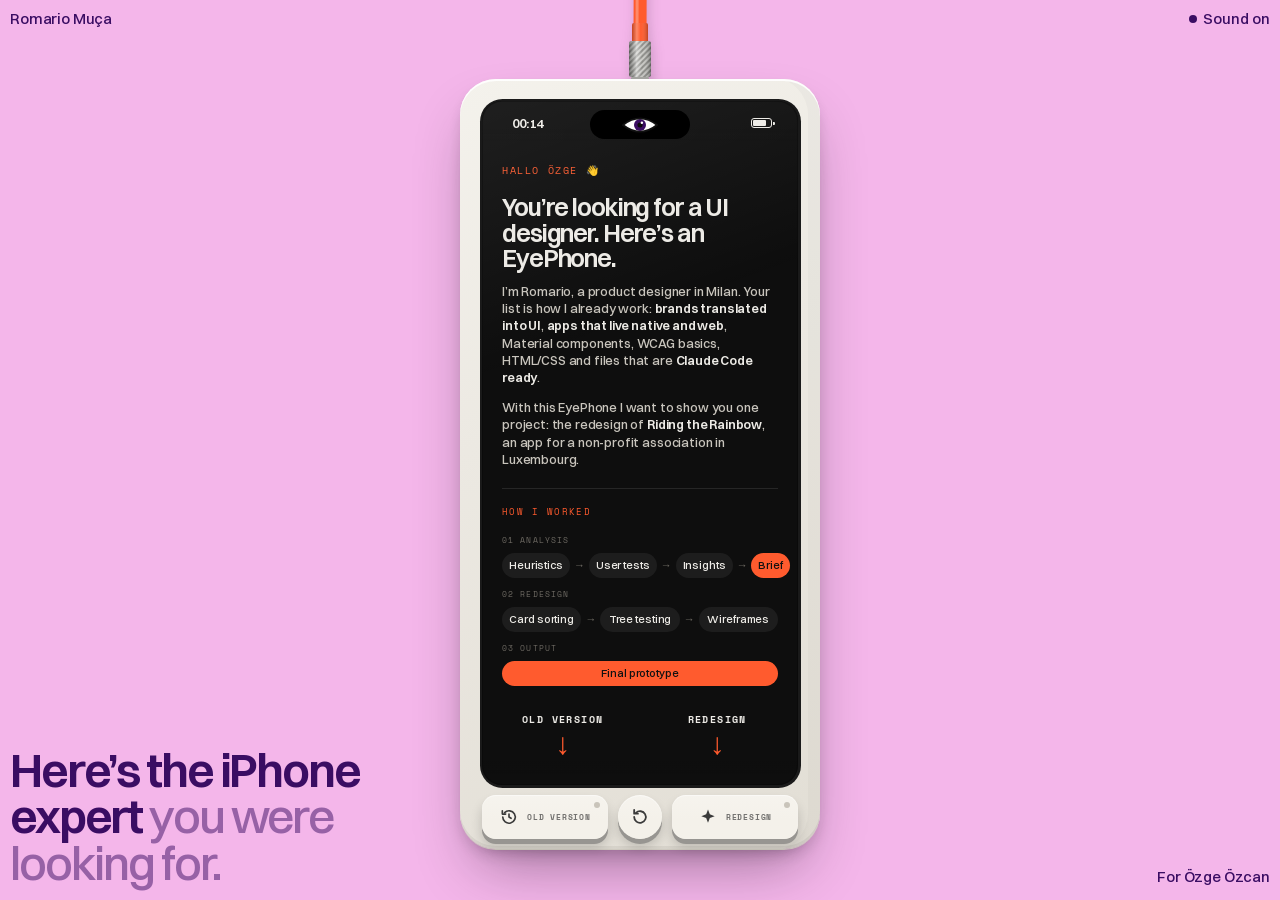
<file: eyephone/index.html>
<!DOCTYPE html>
<html lang="en">
<head>
<meta charset="UTF-8">
<meta name="viewport" content="width=device-width, initial-scale=1">
<title>An iPhone for Özge — Romario Muça</title>
<meta name="theme-color" content="#F4B6EA">
<link rel="preconnect" href="https://fonts.googleapis.com">
<link rel="preconnect" href="https://fonts.gstatic.com" crossorigin>
<link href="https://fonts.googleapis.com/css2?family=Space+Mono:wght@400;700&display=swap" rel="stylesheet">
<style>
  @font-face{font-family:'Switzer';font-weight:400;font-display:swap;src:url('fonts/switzer-latin-400-normal.woff2') format('woff2')}
  @font-face{font-family:'Switzer';font-weight:500;font-display:swap;src:url('fonts/switzer-latin-500-normal.woff2') format('woff2')}
  @font-face{font-family:'Switzer';font-weight:600;font-display:swap;src:url('fonts/switzer-latin-600-normal.woff2') format('woff2')}
  :root{
    --bg:#F4B6EA;--fg:#3A0D63;--acc:#FF5B2E;
    --cream:#ECE9E2;--cream2:#E2DED5;--ink:#0E0E0E;--txt:#EDEBE6;--dim:#77736C;
    --font:'Switzer',"Helvetica Neue",Arial,sans-serif;--mono:'Space Mono',ui-monospace,Menlo,monospace;
  }
  *{box-sizing:border-box;margin:0;padding:0}
  html,body{height:100%;overflow:hidden}
  body{background:var(--bg);color:var(--fg);font-family:var(--font);font-weight:500;letter-spacing:-.01em;-webkit-font-smoothing:antialiased;transition:background .7s ease,color .7s ease}
  a{color:inherit;text-decoration:none}
  button{font:inherit;color:inherit;background:none;border:0;cursor:pointer;-webkit-tap-highlight-color:transparent}

  /* ── PAGE CORNERS ── */
  .corner{position:fixed;z-index:20;font-size:15px;line-height:1.2}
  .tl{top:10px;left:10px}
  .br{right:10px;bottom:14px}.tl .g{opacity:.55;display:block}
  .tr{top:10px;right:10px;display:flex;gap:18px;align-items:center}
  .tr a:hover,.snd:hover{opacity:.6}
  .snd{display:flex;align-items:center;gap:6px}
  .snd::before{content:"";width:8px;height:8px;border-radius:50%;background:currentColor}
  .snd[aria-pressed="false"]::before{background:transparent;box-shadow:inset 0 0 0 1.5px currentColor}

  /* ── INTRO: EYES ── */
  #face{position:fixed;inset:0;z-index:1;transition:opacity .6s ease,transform 1.1s cubic-bezier(.7,0,.2,1)}
  #face svg{width:100%;height:100%;display:block}
  .eye-white{fill:#fff}
  .lid{fill:none;stroke:var(--fg);stroke-width:6;stroke-linecap:round;stroke-linejoin:round;transition:stroke .7s}
  .iris{fill:var(--fg);transition:fill .7s}
  .blinker{transform-box:fill-box;transform-origin:center;animation:blink 5.5s infinite}
  @keyframes blink{0%,46%,50%,100%{transform:scaleY(1)}48%{transform:scaleY(.06)}}
  #band{fill:none;stroke:var(--fg);stroke-width:16;stroke-linecap:round;opacity:.92;transition:stroke .7s}
  .intro-copy{position:fixed;left:10px;right:10px;bottom:14px;z-index:5;display:flex;justify-content:space-between;align-items:flex-end;gap:20px;transition:opacity .4s ease .35s,transform .6s ease .35s}
  body.in .intro-copy{opacity:1}
  #enter,.help{display:none!important}
  .intro-copy h1{font-weight:600;font-size:clamp(28px,3.7vw,62px);line-height:.98;letter-spacing:-.045em;max-width:13ch}
  .intro-copy h1 .soft{opacity:.5;font-weight:500}
  .cta,.toeyes{white-space:nowrap;font-size:17px;line-height:1;height:48px;min-width:230px;display:inline-flex;align-items:center;justify-content:center;gap:10px;border:1.5px solid currentColor;padding:0 22px;border-radius:99px;transition:background .25s,color .25s}
  .cta:hover{background:var(--fg);color:var(--bg)}

  /* ── DEVICE ── */
  #dev{position:fixed;left:0;top:0;width:360px;height:770px;z-index:10;transform-origin:center;transition:transform 1.15s cubic-bezier(.7,0,.2,1);user-select:none;-webkit-user-select:none}
  body:not(.in) #dev{cursor:pointer}
  .shell{position:absolute;inset:0;border-radius:36px;background:linear-gradient(155deg,#F4F2EC 0%,var(--cream) 40%,var(--cream2) 100%);
    box-shadow:inset 0 2px 0 rgba(255,255,255,.9),inset 0 -3px 0 rgba(0,0,0,.06),inset -14px 0 0 -2px rgba(0,0,0,.025),0 1px 0 #cfcac0,0 30px 60px -18px rgba(40,20,40,.45),0 8px 18px -6px rgba(40,20,40,.25)}
  .rail{position:absolute;right:-2px;top:130px;bottom:60px;width:12px;border-radius:0 8px 8px 0;background:linear-gradient(90deg,#b9b9b6,#ececea 35%,#c9c9c6 60%,#a8a8a4);box-shadow:inset 0 0 0 1px rgba(0,0,0,.08)}
  .screw{position:absolute;right:1px;width:8px;height:8px;border-radius:50%;background:radial-gradient(circle at 35% 35%,#f5f5f3,#9d9d99);box-shadow:inset 0 0 0 1px rgba(0,0,0,.18)}
  .lbl{position:absolute;font-family:var(--mono);font-size:8.5px;letter-spacing:.14em;color:#8C877E;text-transform:uppercase;white-space:nowrap}
  .jack{position:absolute;width:14px;height:14px;border-radius:50%;background:radial-gradient(circle,#111 45%,#555 60%,#c9c5bc 70%);top:22px}

  .hang{position:absolute;left:0;top:-1952px;width:360px;height:2000px;z-index:-1;pointer-events:none;overflow:visible;filter:drop-shadow(2px 6px 6px rgba(40,20,40,.18))}
  .iword{white-space:nowrap;cursor:default}
  .ich{position:relative;display:inline-block}
  .ich .il{display:inline-block;transition:opacity .2s,transform .3s}
  .ich svg{position:absolute;left:50%;top:56%;pointer-events:none;width:.74em;height:.5em;transform:translate(-50%,-50%) scale(.2);opacity:0;transition:opacity .2s,transform .35s cubic-bezier(.3,1.6,.5,1);overflow:visible}
  .iword:hover .il,.iword.on .il{opacity:0;transform:scaleY(.2)}
  .iword:hover .ich svg,.iword.on .ich svg{opacity:1;transform:translate(-50%,-50%) scale(1)}
  .ich svg .lidi{fill:#fff;stroke:currentColor;stroke-width:9;stroke-linejoin:round}
  .ich svg .iri{fill:currentColor}
  /* sound switch */
  .sw{position:absolute;left:30px;top:44px;width:40px;height:18px;border-radius:9px;background:#D6D1C7;box-shadow:inset 0 1px 2px rgba(0,0,0,.18);cursor:pointer}
  .sw i{position:absolute;top:2px;left:2px;width:20px;height:14px;border-radius:7px;background:linear-gradient(#fff,#e7e3da);box-shadow:0 1px 2px rgba(0,0,0,.25);transition:left .18s cubic-bezier(.5,1.6,.5,1)}
  .sw.on i{left:18px}
  .sw b{position:absolute;right:-12px;top:5px;width:6px;height:6px;border-radius:50%;background:#bbb;transition:background .2s,box-shadow .2s}
  .sw.on b{background:var(--acc);box-shadow:0 0 6px var(--acc)}

  /* theme dial */
  .dial{position:absolute;right:-26px;top:26px;width:62px;height:62px;border-radius:50%;cursor:pointer;
    background:repeating-conic-gradient(#d9d9d6 0 4deg,#a9a9a5 4deg 8deg);box-shadow:0 4px 10px rgba(0,0,0,.25),inset 0 0 0 1px rgba(0,0,0,.12);transition:transform .45s cubic-bezier(.3,1.5,.5,1)}
  .dial::after{content:"";position:absolute;inset:9px;border-radius:50%;background:radial-gradient(circle at 35% 30%,#fafaf8,#cfcfcb 70%,#b7b7b3);box-shadow:inset 0 0 0 1px rgba(0,0,0,.08)}
  .dial i{position:absolute;left:50%;top:13px;width:3px;height:12px;margin-left:-1.5px;border-radius:2px;background:#555;z-index:2}
  .led{position:absolute;right:46px;top:52px;width:7px;height:7px;border-radius:50%;background:var(--acc);box-shadow:0 0 8px var(--acc);transition:background .4s,box-shadow .4s}

  /* screen */
  .bezel{position:absolute;left:16px;right:16px;top:60px;height:696px;border-radius:24px;background:#151515;box-shadow:inset 0 2px 3px rgba(0,0,0,.6),0 1px 0 rgba(255,255,255,.8)}
  .scr{position:absolute;left:22px;right:22px;top:22px;height:684px;border-radius:15px;background:var(--ink);color:var(--txt);overflow:hidden}
  .scr::after{content:"";position:absolute;inset:0;border-radius:15px;pointer-events:none;z-index:6;background:linear-gradient(160deg,rgba(255,255,255,.07),rgba(255,255,255,0) 35%);box-shadow:inset 0 0 0 1px rgba(255,255,255,.04)}
  .status{position:absolute;top:0;left:0;right:0;height:24px;display:flex;align-items:center;justify-content:space-between;padding:0 12px;font-family:var(--mono);font-size:9.5px;letter-spacing:.1em;color:#9A968E;z-index:4;background:linear-gradient(var(--ink) 70%,rgba(14,14,14,0))}
  .status .acc{color:var(--acc)}
  .status.sb{height:40px;padding:4px 26px 0 30px;font-family:Poppins,var(--font);font-size:13px;font-weight:600;letter-spacing:0;color:var(--txt)}
  .bat{width:21px;height:10px;border-radius:3px;border:1.3px solid currentColor;padding:1px;display:inline-block;position:relative}
  .bat i{display:block;width:75%;height:100%;background:currentColor;border-radius:1px}
  .bat::after{content:'';position:absolute;right:-3.5px;top:2.5px;width:1.5px;height:3.5px;background:currentColor;border-radius:0 1px 1px 0}
  #view{position:absolute;inset:40px 0 0 0;overflow:hidden}
  .scroll{position:absolute;inset:0;overflow-y:auto;scrollbar-width:none;scroll-behavior:smooth;padding-bottom:26px}
  .scroll::-webkit-scrollbar{display:none}
  .hintbar{position:absolute;left:0;right:0;bottom:0;height:24px;display:flex;justify-content:space-between;align-items:center;padding:0 12px;font-family:var(--mono);font-size:9px;letter-spacing:.1em;color:#6E6A63;background:linear-gradient(rgba(14,14,14,0),var(--ink) 55%);z-index:4;pointer-events:none}
  .toast{position:absolute;left:50%;top:50%;transform:translate(-50%,-50%) scale(.9);z-index:7;background:var(--acc);color:#111;font-family:var(--mono);font-size:12px;font-weight:700;letter-spacing:.12em;padding:10px 14px;border-radius:10px;opacity:0;transition:opacity .2s,transform .25s cubic-bezier(.3,1.6,.5,1);pointer-events:none;white-space:nowrap}
  .toast.on{opacity:1;transform:translate(-50%,-50%) scale(1)}

  /* screen content */
  .vt{padding:8px 14px 8px;font-family:var(--mono);font-size:10px;letter-spacing:.14em;color:var(--acc)}
  .list{list-style:none;padding:0 6px}
  .list li{display:flex;align-items:center;gap:10px;padding:0 8px;height:40px;font-size:16px;letter-spacing:-.02em;cursor:pointer;border-radius:9px}
  .list li .n{font-family:var(--mono);font-size:10px;color:#6E6A63;width:16px}
  .list li .sw2{width:22px;height:22px;border-radius:6px;flex:none;display:flex;align-items:center;justify-content:center;overflow:hidden}
  .list li small{margin-left:auto;font-family:var(--mono);font-size:9px;color:#6E6A63;letter-spacing:.1em}
  .list li.sel{background:var(--acc);color:#111}
  .list li.sel .n,.list li.sel small{color:rgba(0,0,0,.55)}

  .lock{height:100%;display:flex;flex-direction:column;justify-content:center;padding:0 18px 18px}
  .lock .time{font-family:var(--mono);font-size:64px;font-weight:700;letter-spacing:-.04em;line-height:1;color:var(--txt)}
  .lock .date{font-family:var(--mono);font-size:10px;letter-spacing:.12em;color:#7D7970;margin-top:6px;text-transform:uppercase}
  .lock .hi{margin-top:30px;font-size:24px;font-weight:600;letter-spacing:-.035em}
  .notif{margin-top:12px;display:inline-flex;align-items:center;gap:8px;align-self:flex-start;background:#1D1D1D;border-radius:10px;padding:8px 11px;font-size:13px;animation:pop 1.8s ease-in-out infinite}
  .notif i{width:7px;height:7px;border-radius:50%;background:var(--acc)}
  @keyframes pop{0%,100%{transform:translateY(0)}50%{transform:translateY(-3px)}}

  .msg{padding:8px 14px 20px}
  .from{font-family:var(--mono);font-size:9.5px;letter-spacing:.12em;color:#7D7970;margin-bottom:8px}
  .bubble{background:#1D1D1D;border-radius:14px 14px 14px 4px;padding:11px 13px;font-size:14.5px;line-height:1.3;margin-bottom:7px}
  .bubble.p{background:var(--acc);color:#111}
  .hint{font-family:var(--mono);font-size:9.5px;letter-spacing:.08em;color:#7D7970;margin-top:10px;line-height:1.5}

  .proj{padding:4px 10px 0;position:relative}
  .proj img.hero{width:100%;aspect-ratio:3/4;object-fit:cover;display:block;background:#222;border-radius:10px}
  .dots{position:absolute;top:12px;left:0;right:0;display:flex;justify-content:center;gap:4px;z-index:2}
  .dots i{width:14px;height:2px;border-radius:2px;background:rgba(255,255,255,.45)}
  .dots i.on{background:#fff}
  .tilehero{border-radius:10px;aspect-ratio:3/4;display:flex;flex-direction:column;justify-content:flex-end;padding:14px}
  .tilehero b{font-size:32px;font-weight:600;letter-spacing:-.045em;line-height:.95}
  .tilehero span{font-family:var(--mono);font-size:9.5px;letter-spacing:.06em;opacity:.75;margin-top:8px;line-height:1.4}
  .ptxt{padding:14px 14px 14px}
  .pn{font-family:var(--mono);font-size:9.5px;letter-spacing:.14em;color:var(--acc)}
  .ptxt h3{font-weight:600;font-size:24px;letter-spacing:-.04em;line-height:1}
  .ptxt .tag{font-size:14.5px;margin-top:4px;line-height:1.2;color:#CFCBC3}
  .ptxt .meta{font-family:var(--mono);font-size:9.5px;letter-spacing:.08em;color:var(--acc);margin-top:8px;text-transform:uppercase}
  .ptx{font-size:13.5px;line-height:1.32;margin-top:10px;color:#BDB9B1}
  .gal{display:flex;flex-direction:column;gap:8px;padding:4px 10px 6px}
  .gimg.app{border-radius:16px;box-shadow:0 0 0 1px #2a2a2a;cursor:default}
  .chap{padding:20px 4px 4px;border-top:1px solid #262626;margin-top:8px}
  .chap span{font-family:var(--mono);font-size:9px;letter-spacing:.14em;color:var(--acc)}
  .chap h4{font-size:22px;font-weight:600;letter-spacing:-.045em;line-height:1;margin-top:6px}
  .chap small{display:block;font-family:var(--mono);font-size:9.5px;letter-spacing:.06em;color:#8A867E;margin-top:5px;text-transform:uppercase;line-height:1.4}
  .chap p{font-size:13.5px;line-height:1.32;color:#BDB9B1;margin-top:8px}
  .gimg{width:100%;height:auto;display:block;background:#222;cursor:zoom-in;border-radius:10px}
  video.gimg{cursor:default}
  .pend{padding:8px 14px 18px;display:flex;flex-direction:column;align-items:flex-start;gap:8px}
  .pend .g{font-family:var(--mono);font-size:9px;letter-spacing:.1em;color:#6E6A63}
  .open{display:inline-block;font-family:var(--mono);font-size:10px;font-weight:700;letter-spacing:.1em;background:var(--txt);color:#111;padding:8px 12px;border-radius:99px;text-transform:uppercase}
  .open.acc{background:var(--acc)}

  .home{height:100%;display:flex;flex-direction:column;justify-content:space-between;padding:10px 0 30px}
  .hi{padding:8px 14px 0;display:flex;flex-direction:column;gap:4px}
  .hi span{font-family:var(--mono);font-size:10px;letter-spacing:.14em;color:var(--acc)}
  .hi b{font-size:30px;font-weight:600;letter-spacing:-.045em;line-height:1;margin-top:6px}
  .hi em{font-style:normal;font-family:var(--mono);font-size:9.5px;letter-spacing:.1em;color:#7D7970;text-transform:uppercase}
  .list.big li{height:52px;font-size:22px;font-weight:600;letter-spacing:-.04em}
  .wcards{display:flex;flex-direction:column;gap:14px;padding:0 10px 10px}
  .wc{cursor:pointer;border-radius:12px;padding:6px;transition:background .15s}
  .wc.sel{background:#1D1D1D;box-shadow:inset 0 0 0 1.5px var(--acc)}
  .wimg{position:relative;aspect-ratio:16/10;border-radius:8px;overflow:hidden;display:flex;align-items:center;justify-content:center}
  .wimg img{position:absolute;inset:0;width:100%;height:100%;object-fit:cover}
  .wimg i{position:absolute;top:8px;left:8px;font-style:normal;font-family:var(--mono);font-size:9px;font-weight:700;letter-spacing:.1em;background:rgba(14,14,14,.75);color:#fff;padding:3px 6px;border-radius:5px}
  .wtx{padding:9px 4px 2px;display:flex;flex-direction:column;gap:2px}
  .wtx b{font-size:20px;font-weight:600;letter-spacing:-.04em;line-height:1.05}
  .wtx span{font-size:13px;color:#BDB9B1}
  .wtx small{font-family:var(--mono);font-size:8.5px;letter-spacing:.1em;color:var(--acc);text-transform:uppercase;margin-top:3px}
  .calling{display:flex;flex-direction:column;align-items:center;text-align:center;padding:30px 14px 18px}
  .calling .ring{width:86px;height:86px;border-radius:50%;background:var(--acc);position:relative;padding:4px}
  .calling .ring img{width:100%;height:100%;border-radius:50%;object-fit:cover;object-position:62% 40%;display:block;position:relative;z-index:1}
  .calling h3{margin-top:22px;font-size:22px;font-weight:600;letter-spacing:-.035em}
  .calling .sub{font-family:var(--mono);font-size:9.5px;letter-spacing:.1em;color:#7D7970;margin-top:5px}
  .contact{padding:0 14px 20px;display:flex;flex-direction:column}
  .contact img{width:64px;height:64px;border-radius:50%;object-fit:cover;object-position:62% 40%;background:#222}
  .contact>b{font-size:24px;font-weight:600;letter-spacing:-.04em;margin-top:12px}
  .contact>em{font-style:normal;font-family:var(--mono);font-size:9.5px;letter-spacing:.1em;color:#7D7970;text-transform:uppercase;margin:2px 0 14px}
  .contact a{display:grid;grid-template-columns:1fr auto;gap:2px 10px;padding:11px 0;border-top:1px solid #262626;font-size:15px;letter-spacing:-.02em}
  .contact a small{grid-column:1/-1;font-family:var(--mono);font-size:8.5px;letter-spacing:.14em;color:var(--acc)}
  .contact a i{font-style:normal;color:#7D7970;grid-row:2;grid-column:2}
  .contact a:hover i{color:var(--acc)}
  .cs{padding:16px 14px 6px;border-top:1px solid #262626}
  .lb{display:block;font-family:var(--mono);font-size:9px;letter-spacing:.16em;color:var(--acc);margin-bottom:8px}
  .cs p.big{font-size:17px;line-height:1.25;letter-spacing:-.02em}
  .dec{margin:4px 0 16px}
  .dh{display:flex;align-items:baseline;gap:8px}
  .dh i{font-style:normal;font-family:var(--mono);font-size:10px;color:#6E6A63}
  .dh b{font-size:17px;font-weight:600;letter-spacing:-.03em}
  .dec p{font-size:13px;line-height:1.3;color:#BDB9B1;margin:3px 0 8px 22px}
  .slot{aspect-ratio:4/3;border:1.5px dashed #3A3A3A;border-radius:10px;display:flex;flex-direction:column;align-items:center;justify-content:center;gap:3px;font-size:12px;color:#8A867E}
  .slot span{font-family:var(--mono);font-size:8.5px;letter-spacing:.16em;color:#5A5650}
  .slot.tall,.gimg.tall{aspect-ratio:9/16;object-fit:cover}
  .ba{display:grid;grid-template-columns:1fr 1fr;gap:8px}
  .ba small,.also small{display:block;font-family:var(--mono);font-size:8.5px;letter-spacing:.14em;color:#8A867E;margin-bottom:5px}
  .also{display:grid;grid-template-columns:1fr 1fr;gap:8px}
  .also img{width:100%;aspect-ratio:3/4;object-fit:cover;border-radius:8px;display:block;margin-bottom:5px}
  .pin{height:100%;display:flex;flex-direction:column;justify-content:space-between;padding:14px 22px 26px}
  .ptop{text-align:center}
  .ptime{font-family:var(--mono);font-size:44px;font-weight:700;letter-spacing:-.04em;line-height:1}
  .pmsg{font-family:var(--mono);font-size:11px;letter-spacing:.2em;color:#BDB9B1;margin-top:26px}
  .pdots{display:flex;justify-content:center;gap:14px;margin-top:18px}
  .pdots i{width:11px;height:11px;border-radius:50%;box-shadow:inset 0 0 0 1.5px #BDB9B1;transition:background .12s}
  .pdots i.on{background:var(--txt);box-shadow:none}
  .pdots.err{animation:shake .38s}
  .pdots.ok i{background:#2FB86B;box-shadow:none}
  @keyframes shake{20%,60%{transform:translateX(-8px)}40%,80%{transform:translateX(8px)}}
  .pgrid{display:grid;grid-template-columns:repeat(3,1fr);gap:10px 18px;justify-items:center}
  .pk{width:58px;height:58px;border-radius:50%;background:#232323;font-size:22px;font-weight:500;color:var(--txt);transition:background .1s,transform .08s}
  .pk:active{background:#3a3a3a;transform:scale(.95)}
  .pk.pkc{background:none;font-family:var(--mono);font-size:8.5px;letter-spacing:.08em;line-height:1.3;color:#2FB86B}
  .pk.pkt{background:none;font-size:20px;color:#8A867E}
  .phint{font-family:var(--mono);font-size:8.5px;letter-spacing:.06em;color:#6E6A63;text-align:center}
  .intro{padding:22px 20px 12px!important;display:flex;flex-direction:column;gap:12px}
  .ihi{font-family:var(--mono);font-size:10px;letter-spacing:.16em;color:var(--acc)}
  .intro h2{font-size:25px;font-weight:600;letter-spacing:-.045em;line-height:1.02;margin-top:4px}
  .intro p{font-size:12.8px;line-height:1.36;color:#C9C5BD}
  .intro p b{color:var(--txt);font-weight:600}
  .meth{margin-top:8px;padding:16px 0 0;border-top:1px solid #262626;display:flex;flex-direction:column;gap:0}
  .ml{font-family:var(--mono);font-size:9px;letter-spacing:.16em;color:var(--acc);margin-bottom:6px}
  .mrow{display:flex;flex-wrap:nowrap;align-items:center;gap:4px;font-size:11px;color:#6E6A63}
  .mi{font-style:normal;font-family:var(--mono);font-size:8px;letter-spacing:.14em;color:#6E6A63;margin:10px 0 7px}
  .mrow b{flex:1;text-align:center;font-weight:500;color:var(--txt);background:#1D1D1D;border-radius:99px;padding:5px 7px;font-size:11px;white-space:nowrap;letter-spacing:-.01em}
  .mrow b.hl{background:var(--acc);color:#111}
  .ipoint{margin-top:auto;display:flex;justify-content:space-between;padding:14px 0 22px}
  .ipoint button{width:44%;display:flex;flex-direction:column;align-items:center;gap:2px;color:var(--txt)}
  .ipoint span{font-family:var(--mono);font-size:10px;font-weight:700;letter-spacing:.14em;text-transform:uppercase}
  .ipoint em{font-style:normal;font-size:30px;line-height:1;color:var(--acc);animation:bob 1.4s ease-in-out infinite}
  .ipoint button:last-child em{animation-delay:.2s}
  @keyframes bob{0%,100%{transform:translateY(0)}50%{transform:translateY(6px)}}
  .why{padding:0 14px 20px}
  .req{border-top:1px solid #262626;padding:10px 0 12px}
  .req .q{font-family:var(--mono);font-size:9.5px;letter-spacing:.1em;color:var(--acc);display:flex;justify-content:space-between;text-transform:uppercase}
  .req p{font-size:14px;line-height:1.3;margin-top:5px}
  .about{padding:6px 14px 22px}
  .about img{width:84px;height:84px;border-radius:50%;object-fit:cover;object-position:62% 40%;display:block;background:#222}
  .about h3{font-size:24px;font-weight:600;letter-spacing:-.04em;margin-top:12px}
  .about .role{font-family:var(--mono);font-size:9.5px;letter-spacing:.12em;color:var(--acc);text-transform:uppercase;margin-top:2px}
  .about p{font-size:14px;line-height:1.32;margin-top:10px;color:#CFCBC3}
  .call{height:100%;display:flex;flex-direction:column;align-items:center;justify-content:space-between;text-align:center;padding:26px 16px 30px}
  .call .ring{width:92px;height:92px;border-radius:50%;background:var(--acc);display:block;padding:4px;flex:none}
  .call .ring{position:relative}
  .call .ring::before,.call .ring::after{content:"";position:absolute;inset:0;border-radius:50%;border:2px solid var(--acc);animation:wave 1.8s ease-out infinite}
  .call .ring::after{animation-delay:.9s}
  @keyframes wave{to{transform:scale(1.7);opacity:0}}
  .call .ring img{width:100%;height:100%;border-radius:50%;object-fit:cover;object-position:62% 40%;display:block;position:relative;z-index:1}
  .call h3{margin-top:-8px;font-size:24px;font-weight:600;letter-spacing:-.04em}
  .call .sub{font-family:var(--mono);font-size:10px;letter-spacing:.14em;color:#8A867E;margin-top:-18px}
  .cgrid{display:grid;grid-template-columns:repeat(3,1fr);gap:8px;width:100%}
  .cb{display:flex;flex-direction:column;align-items:center;gap:6px;font-family:var(--mono);font-size:8.5px;letter-spacing:.08em;color:#BDB9B1;text-transform:uppercase}
  .cb span{width:50px;height:50px;border-radius:50%;background:#262626;display:flex;align-items:center;justify-content:center;color:#EDEBE6;transition:background .15s,color .15s}
  .cb span svg{width:22px;height:22px}
  .cb:hover span{background:var(--txt);color:#111}
  .endc{width:60px;height:60px;border-radius:50%;background:#E5484D;display:flex;align-items:center;justify-content:center;box-shadow:0 4px 14px rgba(229,72,77,.35);transition:transform .1s}
  .endc:hover{transform:scale(1.05)}
  .endc svg{width:28px;height:28px}
  .cnum{font-family:var(--mono);font-size:8.5px;letter-spacing:.06em;color:#6E6A63;margin-top:-10px}

  /* ── CONTROLS ── */
  .ctl{position:absolute;left:22px;right:22px;top:590px;display:grid;grid-template-columns:repeat(4,1fr);gap:10px}
  .key.fn{--kc:#F4F1EA;--kt:#3A3A3A;flex-direction:column;justify-content:center;gap:4px;padding:0;height:58px}
  .key.fn svg{width:20px;height:20px;fill:var(--kt);color:var(--kt)}
  .key.fn small{font-family:var(--mono);font-size:8px;font-weight:700;letter-spacing:.16em;color:var(--kt);opacity:.7}
  .key.fn.ok{transition:transform .07s,box-shadow .07s,background .5s}
  .ledk{position:absolute;top:7px;right:8px;width:6px;height:6px;border-radius:50%;background:#C9C4BA;transition:background .2s,box-shadow .2s}
  #sw.on .ledk{background:var(--acc);box-shadow:0 0 6px var(--acc)}
  #sw:not(.on) .wv{opacity:.2}
  .keys{position:absolute;left:22px;right:22px;top:716px;display:grid;grid-template-columns:1fr 44px 1fr;align-items:center;gap:12px 10px}
  .key{position:relative;height:58px;border-radius:14px;display:flex;align-items:center;gap:8px;padding:0 10px;text-align:left;
    background:linear-gradient(180deg,color-mix(in srgb,var(--kc) 82%,#fff),var(--kc) 55%);
    box-shadow:0 5px 0 color-mix(in srgb,var(--kc) 62%,#000),0 8px 12px rgba(0,0,0,.18),inset 0 1px 1px rgba(255,255,255,.55);color:var(--kt);transition:transform .07s,box-shadow .07s}
  .key .mk{width:22px;height:22px;flex:none;display:flex;align-items:center;justify-content:center}
  .key .tx{display:flex;flex-direction:column;line-height:1.05;min-width:0}
  .key .tx b{font-size:13px;font-weight:600;letter-spacing:-.02em;white-space:nowrap;overflow:hidden;text-overflow:ellipsis}
  .key .tx small{font-family:var(--mono);font-size:7.5px;letter-spacing:.14em;opacity:.65}
  .key.pressed{transform:translateY(4px)!important;box-shadow:0 1px 0 color-mix(in srgb,var(--kc) 62%,#000),0 2px 4px rgba(0,0,0,.18)!important}

  .pills{position:absolute;left:22px;right:22px;top:734px;display:grid;grid-template-columns:1fr 1fr 1fr;gap:10px}
  .pill{height:28px;border-radius:99px;font-family:var(--mono);font-size:9.5px;font-weight:700;letter-spacing:.12em;text-transform:uppercase;background:linear-gradient(#fff,#E7E3DA);color:#3A3A3A;box-shadow:0 3px 0 #BFB9AD,0 5px 8px rgba(0,0,0,.14),inset 0 1px 1px #fff;transition:transform .07s,box-shadow .07s}
  .pill.blue{}

  .eyeport{position:absolute;left:50%;top:31px;width:100px;height:29px;margin-left:-50px;border-radius:15px;background:#000;display:flex;align-items:center;justify-content:center;cursor:pointer;z-index:8}
  .eyeport svg{width:38px;height:24px;overflow:visible;transition:opacity .15s,transform .25s}
  .eyeport{transition:width .35s cubic-bezier(.3,1.3,.5,1),margin-left .35s cubic-bezier(.3,1.3,.5,1)}
  .eyeport.talk{width:140px;margin-left:-70px}
  .eyeport.talk svg{opacity:0;transform:scale(.4)}
  .eptxt{position:absolute;inset:0;display:flex;align-items:center;justify-content:center;font-family:var(--mono);font-size:10px;font-weight:700;letter-spacing:.14em;color:#fff;opacity:0;transition:opacity .15s;white-space:nowrap;pointer-events:none}
  .eyeport.talk .eptxt{opacity:1;transition-delay:.15s}
  #epLid{transform-box:fill-box;transform-origin:center;transition:transform .09s ease-in}
  .eyeport.shut #epLid{transform:scaleY(.06)}
  #epIris{transition:transform .12s ease-out}
  .ctl,.pills{display:none!important}
  .key.fn.rst{width:44px;height:44px;border-radius:50%;padding:0}
  .key.fn.ver{height:44px;flex-direction:row;gap:8px}
  .key.fn.ver .ledk{top:7px;margin-top:0;right:8px}
  .key.fn.ver small{letter-spacing:.1em}
  .ver.on .ledk{background:var(--acc);box-shadow:0 0 6px var(--acc)}
  #appf{position:absolute;left:0;top:0;width:390px;height:844px;border:0;transform:scale(.8103);transform-origin:0 0;background:#F6F6F4;z-index:5;display:none}
  #appf.old{width:370px;height:801px;transform:scale(.854)}
  .scr.app #appf{display:block}
  .bezel{left:19.5px!important;right:19.5px!important;top:19.5px!important;height:689px!important;border-radius:22.5px!important;background:#1a1a1a!important;box-shadow:none!important}
  .scr{border-radius:20px!important}
  .scr::after{border-radius:20px!important;box-shadow:inset 0 0 0 1px rgba(0,0,0,.25)!important}
  .scr.app .status,.scr.app .hintbar{visibility:hidden}
  /* zoom */
  #zoom{position:fixed;inset:0;z-index:50;background:rgba(11,11,11,.92);display:none;align-items:center;justify-content:center;padding:4vw;cursor:zoom-out}
  #zoom.on{display:flex}
  #zoom img{max-width:100%;max-height:100%;object-fit:contain;display:block;border-radius:8px}
  #zoom span{position:absolute;top:12px;right:14px;color:#fff;font-size:15px}

  .help{align-items:center;position:fixed;bottom:14px;left:10px;right:10px;z-index:20;display:flex;justify-content:space-between;gap:16px;font-size:15px;opacity:0;transform:translateY(12px);transition:opacity .18s ease,transform .3s ease;pointer-events:none}
  body.in .help{opacity:1;transform:none;pointer-events:auto;transition:opacity .4s ease .5s,transform .6s ease .5s}
  .help .g{opacity:.55}
  .help a:hover{opacity:.6}
    .help .toeyes:hover{opacity:1;background:var(--fg);color:var(--bg)}
  .mini{width:30px;height:18px;overflow:hidden}
  .mini path{clip-path:none}
  @media (max-width:700px){.intro-copy{flex-direction:column;align-items:flex-start}.help .g{display:none}}
  #peek{display:none;position:fixed;left:50%;bottom:calc(14px + env(safe-area-inset-bottom));transform:translateX(-50%);z-index:20;width:52px;height:32px;color:var(--fg)}
  #peek svg{width:100%;height:100%;display:block}
  #peek .pk{transform-box:fill-box;transform-origin:center}
  #peek.blink .pk{animation:pblink .22s ease}
  @keyframes pblink{0%,100%{transform:scaleY(1)}45%{transform:scaleY(.08)}}
  body.mob #peek{display:block}
  body.mob .help,body.mob .intro-copy,body.mob .br{display:none}
  @media (prefers-reduced-motion:reduce){*{animation:none!important;transition:none!important}}
</style>
</head>
<body>

<div class="corner tl">Romario Muça</div>
<div class="corner br">For Özge Özcan</div>
<div class="corner tr"><button id="snd" class="snd" aria-pressed="true">Sound on</button></div>



<!-- ═════════ DEVICE ═════════ -->
<div id="dev" aria-label="Romario R-1 device">
  <div class="shell"></div>
  <svg class="hang" viewBox="0 0 360 2000" aria-hidden="true">
    <defs>
      <pattern id="knurl" width="4" height="4" patternUnits="userSpaceOnUse" patternTransform="rotate(45)"><rect width="4" height="4" fill="#C9C9C5"/><rect width="2" height="4" fill="#8E8E8A"/></pattern>
      <linearGradient id="sleeve" x1="0" x2="1"><stop offset="0" stop-color="#000" stop-opacity=".35"/><stop offset=".35" stop-color="#fff" stop-opacity=".45"/><stop offset=".6" stop-color="#fff" stop-opacity="0"/><stop offset="1" stop-color="#000" stop-opacity=".35"/></linearGradient>
      <linearGradient id="cab" x1="0" x2="1"><stop offset="0" stop-color="#000" stop-opacity=".22"/><stop offset=".3" stop-color="#fff" stop-opacity=".28"/><stop offset=".55" stop-color="#fff" stop-opacity="0"/><stop offset="1" stop-color="#000" stop-opacity=".25"/></linearGradient>
    </defs>
    <path d="M180 1912 C180 1760 176 1500 186 0" fill="none" style="stroke:var(--acc);transition:stroke .5s" stroke-width="13" stroke-linecap="round"/>
    <path d="M177 1912 C177 1760 173 1500 183 0" fill="none" stroke="#fff" stroke-opacity=".28" stroke-width="3" stroke-linecap="round"/>
    <rect x="172" y="1896" width="16" height="22" rx="2" style="fill:var(--acc);transition:fill .5s"/>
    <rect x="172" y="1896" width="16" height="22" rx="2" fill="url(#cab)"/>
    <rect x="169" y="1914" width="22" height="36" rx="2.5" fill="url(#knurl)"/>
    <rect x="169" y="1914" width="22" height="36" rx="2.5" fill="url(#sleeve)"/>
    <rect x="171" y="1950" width="18" height="6" rx="1" fill="#A9A9A5"/>
    <rect x="174" y="1955" width="12" height="9" rx="2" fill="#2A2A2A"/>
  </svg>



  <div class="eyeport" id="eyeport" title="Blink"><span class="eptxt" id="eptxt"></span><svg viewBox="-60 -38 120 76"><defs><clipPath id="epClip"><path id="epShapeC" d="M-54 0 Q0 -42 54 0 Q0 42 -54 0Z"/></clipPath></defs>
    <g id="epLid"><path id="epShape" d="M-54 0 Q0 -42 54 0 Q0 42 -54 0Z" fill="#fff"/><g clip-path="url(#epClip)"><g id="epIris"></g></g><path id="epLine" d="M-54 0 Q0 -42 54 0 Q0 42 -54 0Z" fill="none" stroke="#111" stroke-width="6" stroke-linejoin="round"/><g id="epOver"></g></g></svg></div>
  <div class="bezel"></div>
  <div class="scr">
    <div class="status sb"><span id="clk">9:41</span><span class="bat"><i></i></span></div>
    <div id="view"></div>
    <div class="hintbar"><span id="hL"></span><span id="hR"></span></div>
    <div class="toast" id="toast"></div>
    <iframe id="appf" title="Riding the Rainbow app" scrolling="no"></iframe>
  </div>

  <div class="ctl">
    <button class="key fn ok" data-k="ok" style="--kc:var(--acc);--kt:#fff" aria-label="OK"><svg viewBox="0 0 24 24"><path d="M7 4.5v15l12-7.5z"/></svg><small>OK</small></button>
    <button class="key fn" data-k="back" aria-label="Back"><svg viewBox="0 0 24 24"><path d="M10 6 4 12l6 6v-4h6a4 4 0 0 0 0-8h-1v2h1a2 2 0 0 1 0 4h-6V6z"/></svg><small>BACK</small></button>
    <button class="key fn" data-k="menu" aria-label="Menu"><svg viewBox="0 0 24 24"><rect x="5" y="6" width="14" height="2.4" rx="1.2"/><rect x="5" y="10.8" width="14" height="2.4" rx="1.2"/><rect x="5" y="15.6" width="14" height="2.4" rx="1.2"/></svg><small>MENU</small></button>
    <button class="key fn" id="sw" aria-label="Sound"><i class="ledk"></i><svg viewBox="0 0 24 24"><path d="M4 9h4l5-4v14l-5-4H4z"/><path class="wv" d="M16 8.5a5 5 0 0 1 0 7M18.5 6a8.5 8.5 0 0 1 0 12" fill="none" stroke="currentColor" stroke-width="1.8" stroke-linecap="round"/></svg><small>SOUND</small></button>
  </div>

  <div class="keys" id="keys"></div>

  <div class="pills">
    <button class="pill" data-k="4">4 · Why me</button>
    <button class="pill" data-k="5">5 · About</button>
    <button class="pill blue" data-k="call">6 · Call</button>
  </div>

</div>

<div class="intro-copy">
  <h1>Here’s the <span class="iword" id="iword"><span class="ich"><span class="il">i</span><svg viewBox="-60 -40 120 80"><path class="lidi" d="M-55 0 Q0 -42 55 0 Q0 42 -55 0Z"/><circle class="iri" r="18"/><circle r="6" cx="6" cy="-6" fill="#fff"/></svg></span>Phone</span> expert <span class="soft">you were looking for.</span></h1>
  <button class="cta" id="enter">See for yourself →</button>
</div>


<div id="zoom"><img alt=""><span>Close ✕</span></div>

<div class="help">
  <span class="g">↑ ↓ move · Enter open · Esc back · 1–3 projects · M mute</span>
  <span><a href="#" id="toIntro" class="toeyes"><svg class="mini" viewBox="-60 -36 120 72" aria-hidden="true"><defs><clipPath id="miniClip"><path d="M-54 0 Q0 -40 54 0 Q0 40 -54 0Z"/></clipPath></defs><path d="M-54 0 Q0 -40 54 0 Q0 40 -54 0Z" fill="#fff"/><g clip-path="url(#miniClip)"><g id="miniIris"><circle r="17" fill="currentColor"/><circle r="7" fill="#0B0B0B"/><circle cx="5" cy="-6" r="3.5" fill="#fff"/></g></g><path d="M-54 0 Q0 -40 54 0 Q0 40 -54 0Z" fill="none" stroke="currentColor" stroke-width="8" stroke-linejoin="round"/></svg>Zoom out</a></span>
</div>

<script>
const PORT='https://claude.ai/artifact/RStALQDozSfPUuSLE5Yqvp';
/* CASE STUDY STRUCTURE — fill each img:'' with a file name from img/ (e.g. 'g-jk-home') */
const WORKS=[
  {id:'junker',name:'Junker',tag:'Recycling without the guesswork.',meta:'UX Research · IA · UI — Academic',imgs:['jk-p-cover'],
   problem:'People open Junker to know how, when and where to throw something away, and the app buried those answers across five tabs.',
   decisions:[
     {t:'Cut what nobody used',why:'Heuristic evaluation and card sorting showed four sections that only added noise.',img:''},
     {t:'Core tasks on the home',why:'When, news, where and identify, all one tap away instead of hidden in tabs.',img:''},
     {t:'Contrast that passes',why:'Brand green pushed from 1.78:1 to 4.61:1, WCAG AA.',img:''}],
   before:'',after:'',
   result:'The final tree beat the others on both steps and success rate.'},
  {id:'devnut',name:'Devnut · Flusso',tag:'Shifts and services, calmly.',meta:'UX/UI Designer — Devnut, 2026',imgs:['dv-p-flusso'],
   problem:'[One sentence: what was hard for the team before Flusso?]',
   decisions:[
     {t:'Today comes first',why:'The home opens on today’s services, with team, vehicle and agency at a glance.',img:''},
     {t:'Check in by QR',why:'Scan the code on board to clock in with the assigned vehicle.',img:''},
     {t:'A quiet, editorial tone',why:'Serif headlines and warm neutrals for a sector where calm matters.',img:''}],
   before:'',after:'',
   result:'[One line: the result, even a small one]',
   also:[{n:'Caffè?',img:'dv-p-caffe'},{n:'Carwash',img:'dv-p-carwash'}]},
  {id:'rtr',name:'Riding the Rainbow',tag:'[One-line tagline]',meta:'Product & Brand — 2026',imgs:null,
   problem:'[One sentence: the problem]',
   decisions:[{t:'[Decision 1]',why:'[Why]',img:''},{t:'[Decision 2]',why:'[Why]',img:''},{t:'[Decision 3]',why:'[Why]',img:''}],
   before:'',after:'',
   result:'[One line: the result]'}
];
const WHY=[
  ['Native ↔ web app UI','Key 2: apps I ship at Devnut.'],
  ['Brands → UI','Three client brands, three interfaces.'],
  ['Material / Vuetify','Component-first, every state designed.'],
  ['WCAG','Junker: contrast 1.78 → 4.61:1.'],
  ['HTML / CSS','You’re holding it.'],
  ['Claude Code ready','Built with Claude.']
];
const MENU=[['Works','1–3'],['Why me','4'],['About','5'],['Call Romario','6']];

/* project branding for the keycaps */
const BRAND={
  junker:{kc:'#2E8B6E',kt:'#fff',mk:`<svg viewBox="0 0 22 22"><rect x="2" y="2" width="18" height="18" rx="9" fill="#fff"/><path d="M5 8 17 5M4.5 12.5 17.5 9.5M6 17 17 14" stroke="#111" stroke-width="2.2" stroke-linecap="round"/></svg>`},
  devnut:{kc:'#2A2522',kt:'#F3F1EC',mk:`<svg viewBox="0 0 22 22" fill="none" stroke="#F3F1EC" stroke-width="2" stroke-linecap="round" stroke-linejoin="round"><path d="M8 6 3 11l5 5M14 6l5 5-5 5"/></svg>`},
  rtr:{kc:'#F7F4EE',kt:'#1A1A1A',mk:`<svg viewBox="0 0 22 22" fill="none" stroke-width="2.4" stroke-linecap="round">${['#FF4D4D','#FF9F1C','#FFD23F','#2FB86B','#5B8DEF','#9B5DE5'].map((c,i)=>`<path d="M${2+i*1.6} 18a${9-i*1.6} ${9-i*1.6} 0 0 1 ${18-i*3.2} 0" stroke="${c}"/>`).join('')}</svg>`}
};
const THEMES=[
  {name:'BUBBLEGUM',bg:'#F4B6EA',fg:'#3A0D63',acc:'#FF5B2E'},
  {name:'LILAC',bg:'#D9D3FF',fg:'#24124F',acc:'#7B5CF5'},
  {name:'TANGERINE',bg:'#FF6A2B',fg:'#1F0A00',acc:'#FFD23F'},
  {name:'MINT',bg:'#BFE8D2',fg:'#0E3B2B',acc:'#2FB86B'},
  {name:'PAPER',bg:'#ECE9E2',fg:'#111111',acc:'#FF5B2E'},
  {name:'NIGHT',bg:'#0B0B0B',fg:'#F3F1EC',acc:'#5B8DEF'}
];

const $=id=>document.getElementById(id), view=$('view');

/* ═════════ SOUND + HAPTICS ═════════ */
let soundOn=true, actx=null;
try{soundOn=localStorage.getItem('rmSound')!=='off'}catch(e){}
function ctx(){actx=actx||new (window.AudioContext||window.webkitAudioContext)();if(actx.state==='suspended')actx.resume();return actx}
function tone({f=880,f2=null,type='sine',dur=.08,vol=.05,when=0,attack=.004}){
  if(!soundOn)return;
  try{const a=ctx(),t=a.currentTime+when,o=a.createOscillator(),g=a.createGain();
    o.type=type;o.frequency.setValueAtTime(f,t);if(f2)o.frequency.exponentialRampToValueAtTime(f2,t+dur);
    g.gain.setValueAtTime(0,t);g.gain.linearRampToValueAtTime(vol,t+attack);g.gain.exponentialRampToValueAtTime(.0001,t+dur);
    o.connect(g);g.connect(a.destination);o.start(t);o.stop(t+dur+.02)}catch(e){}
}
function noise({dur=.02,vol=.05,when=0,hp=2000}){
  if(!soundOn)return;
  try{const a=ctx(),t=a.currentTime+when,len=Math.ceil(a.sampleRate*dur),buf=a.createBuffer(1,len,a.sampleRate),d=buf.getChannelData(0);
    for(let i=0;i<len;i++)d[i]=(Math.random()*2-1)*Math.pow(1-i/len,3);
    const s=a.createBufferSource(),f=a.createBiquadFilter(),g=a.createGain();s.buffer=buf;f.type='highpass';f.frequency.value=hp;g.gain.value=vol;
    s.connect(f);f.connect(g);g.connect(a.destination);s.start(t)}catch(e){}
}
const NOTES=[523.25,587.33,659.25,783.99,880,1046.5]; // C-major pentatonic, one per project
function sfx(kind,i){
  switch(kind){
    case 'tick':noise({dur:.018,vol:.09,hp:3500});tone({f:2400,dur:.025,vol:.02,type:'square'});break;
    case 'ok':noise({dur:.015,vol:.07});tone({f:660,f2:1320,dur:.09,vol:.06,type:'triangle'});break;
    case 'back':noise({dur:.015,vol:.07});tone({f:880,f2:440,dur:.09,vol:.06,type:'triangle'});break;
    case 'menu':noise({dur:.015,vol:.07});tone({f:784,dur:.05,vol:.05,type:'triangle'});tone({f:1047,dur:.07,vol:.05,type:'triangle',when:.06});break;
    case 'key':noise({dur:.02,vol:.08,hp:1500});tone({f:NOTES[i]*1.0,f2:NOTES[i]*.995,dur:.22,vol:.07,type:'triangle'});tone({f:NOTES[i]*2,dur:.12,vol:.02,type:'sine'});break;
    case 'pill':noise({dur:.02,vol:.07,hp:2500});tone({f:1175,dur:.06,vol:.04,type:'square'});break;
    case 'call':tone({f:880,dur:.07,vol:.045});tone({f:1320,dur:.11,vol:.045,when:.08});break;
    case 'dial':for(let k=0;k<5;k++){noise({dur:.012,vol:.11,hp:4000,when:k*.035});tone({f:3200,dur:.012,vol:.015,type:'square',when:k*.035})}tone({f:523,f2:784,dur:.18,vol:.035,type:'triangle',when:.19});break;
    case 'switch':noise({dur:.03,vol:.12,hp:800});tone({f:140,f2:90,dur:.05,vol:.08,type:'sine'});break;
    case 'boot':[523,659,784,1047].forEach((f,k)=>tone({f,dur:.14,vol:.04,type:'triangle',when:k*.08}));break;
  }
}
function haptic(p){try{navigator.vibrate&&navigator.vibrate(p)}catch(e){}}
function press(el){if(!el)return;el.classList.add('pressed');setTimeout(()=>el.classList.remove('pressed'),110)}

function setSound(on,quiet){
  soundOn=on;$('snd').setAttribute('aria-pressed',on);$('snd').textContent=on?'Sound on':'Sound off';
  $('sw').classList.toggle('on',on);
  try{localStorage.setItem('rmSound',on?'on':'off')}catch(e){}
  if(!quiet){const was=soundOn;soundOn=true;sfx('switch');soundOn=was;haptic(12)}
}

/* ═════════ THEMES ═════════ */
let themeI=0, dialRot=0;
try{themeI=+(localStorage.getItem('rmTheme')||0)%THEMES.length}catch(e){}
function applyTheme(i,announce){
  const t=THEMES[i],r=document.documentElement.style;
  r.setProperty('--bg',t.bg);r.setProperty('--fg',t.fg);r.setProperty('--acc',t.acc);
  document.querySelector('meta[name=theme-color]').setAttribute('content',t.bg);
  try{localStorage.setItem('rmTheme',i)}catch(e){}
  if(announce)toast('THEME · '+t.name);
}
function nextTheme(){themeI=(themeI+1)%THEMES.length;applyTheme(themeI,true);sfx('dial');haptic([6,25,6,25,6])}
let toastT;function toast(t){const el=$('toast');el.textContent=t;el.classList.add('on');clearTimeout(toastT);toastT=setTimeout(()=>el.classList.remove('on'),1100)}

/* ═════════ OS ═════════ */
const PIN='2027';let unlocked=false,pinBuf='';try{unlocked=localStorage.getItem('rmUnlocked')==='1'}catch(e){}
let state='intro', sel=0, proj=0, slide=0, slideT=null, stack=[];
function clock(){try{return new Intl.DateTimeFormat('it-IT',{timeZone:'Europe/Rome',hour:'2-digit',minute:'2-digit'}).format(new Date())}catch(e){return '09:41'}}
function today(){try{return new Intl.DateTimeFormat('en-GB',{timeZone:'Europe/Rome',weekday:'short',day:'numeric',month:'short'}).format(new Date())}catch(e){return ''}}
function hints(l,r){$('hL').textContent=l||'';$('hR').textContent=r||''}
function go(s){stack.push(state);state=s;sel=0;render()}
function back(){if(state==='menu'||state==='pin')return;state=stack.pop()||(unlocked?'menu':'pin');if(state==='works')sel=proj;render()}
function brandSw(w){const b=BRAND[w.id];return `<span class="sw2" style="background:${b.kc}">${b.mk.replace('<svg ','<svg width="16" height="16" ')}</span>`}

function render(){
  clearInterval(slideT);if(state!=='app')closeApp();$('clk').textContent=clock();
  let h='';
  if(state==='lock'){
    h=`<div class="lock"><div class="time">${clock()}</div><div class="date">${today()} · MILAN</div><div class="hi">Hallo Özge 👋</div><div class="notif"><i></i>1 new message from Romario</div></div>`;
    hints('OK READ','');
  }else if(state==='msg'){
    h=`<div class="scroll"><div class="msg"><div class="from">ROMARIO · NOW</div>
      <div class="bubble">Hi Özge! I saw your post: a UI designer for an app that moves between native and web, starting 2027.</div>
      <div class="bubble">Instead of another PDF, here’s an iPhone. A very literal one 📱👁️ Three projects, all apps.</div>
      <div class="bubble p">Every coloured key is a project. Press one, or OK for the menu.</div>
      <div class="hint">↑ ↓ OR SCROLL TO MOVE</div></div></div>`;
    hints('OK MENU','BACK');
  }else if(state==='intro'){
    h=`<div class="scroll intro"><span class="ihi">HALLO ÖZGE 👋</span>
      <h2>You’re looking for a UI designer. Here’s an EyePhone.</h2>
      <p>I’m Romario, a product designer in Milan. Your list is how I already work: <b>brands translated into UI</b>, <b>apps that live native and web</b>, Material components, WCAG basics, HTML/CSS and files that are <b>Claude Code ready</b>.</p>
      <p>With this EyePhone I want to show you one project: the redesign of <b>Riding the Rainbow</b>, an app for a non-profit association in Luxembourg.</p>
      <div class="meth"><span class="ml">HOW I WORKED</span>
        <i class="mi">01 ANALYSIS</i><div class="mrow"><b>Heuristics</b>→<b>User tests</b>→<b>Insights</b>→<b class="hl">Brief</b></div>
        <i class="mi">02 REDESIGN</i><div class="mrow"><b>Card sorting</b>→<b>Tree testing</b>→<b>Wireframes</b></div>
        <i class="mi">03 OUTPUT</i><div class="mrow"><b class="hl">Final prototype</b></div></div>
      <div class="ipoint"><button data-open="old"><span>Old version</span><em>↓</em></button><button data-open="new"><span>Redesign</span><em>↓</em></button></div></div>`;
    hints('','');
  }else if(state==='pin'){
    const dots=[0,1,2,3].map(i=>`<i class="${i<pinBuf.length?'on':''}"></i>`).join('');
    const pk=['1','2','3','4','5','6','7','8','9','call','0','del'].map(k=>k==='call'?`<span></span>`:k==='del'?`<span></span>`:`<button class="pk" data-pin="${k}">${k}</button>`).join('');
    h=`<div class="pin"><div class="ptop"><div class="pmsg">ENTER PIN</div><div class="pdots" id="pdots">${dots}</div></div><div class="pgrid">${pk}</div><div class="phint"></div></div>`;
    hints('','');
  }else if(state==='menu'){
    h=`<div class="home"><div class="hi"><span>HALLO ÖZGE 👋</span><b>Romario Muça</b><em>I design apps that feel obvious.</em></div>
      <ul class="list big">${MENU.map((m,i)=>`<li data-i="${i}" class="${i===sel?'sel':''}"><span class="n">0${i+1}</span>${m[0]}<small>${m[1]}</small></li>`).join('')}</ul></div>`;
    hints('▲▼ MOVE','OK OPEN');
  }else if(state==='works'){
    h=`<div class="scroll" id="lsc"><div class="vt">WORKS · ${WORKS.length}</div><div class="wcards">${WORKS.map((w,i)=>{const b=BRAND[w.id];return `<div class="wc ${i===sel?'sel':''}" data-i="${i}">
      <div class="wimg" style="background:${b.kc}">${w.imgs?`<img src="img/${w.imgs[0]}.webp" alt="">`:`<span>${b.mk.replace('<svg ','<svg width="44" height="44" ')}</span>`}<i>0${i+1}</i></div>
      <div class="wtx"><b>${w.name}</b><span>${w.tag}</span><small>${w.meta}</small></div></div>`}).join('')}</div></div>`;
    hints('▲▼ MOVE','OK OPEN');
  }else if(state==='proj'){
    const w=WORKS[proj];
    const slot=(img,l,cls='')=>img?`<img class="gimg ${cls}" src="img/${img}.webp" alt="${l}" loading="lazy" data-zoom="img/${img}.webp">`:`<div class="slot ${cls}"><span>SCREEN</span>${l}</div>`;
    h=`<div class="scroll" id="sc">
      <div class="ptxt"><span class="pn">0${proj+1}</span><h3>${w.name}</h3><div class="tag">${w.tag}</div><div class="meta">${w.meta}</div></div>
      <section class="cs"><span class="lb">PROBLEM</span><p class="big">${w.problem}</p></section>
      <section class="cs"><span class="lb">3 DECISIONS</span>${w.decisions.map((d,i)=>`<div class="dec"><div class="dh"><i>0${i+1}</i><b>${d.t}</b></div><p>${d.why}</p>${slot(d.img,'Decision 0'+(i+1))}</div>`).join('')}</section>
      <section class="cs"><span class="lb">BEFORE → AFTER</span><div class="ba"><div><small>BEFORE</small>${slot(w.before,'Before','tall')}</div><div><small>AFTER</small>${slot(w.after,'After','tall')}</div></div></section>
      <section class="cs"><span class="lb">RESULT</span><p class="big">${w.result}</p></section>
      ${w.also?`<section class="cs"><span class="lb">ALSO AT DEVNUT</span><div class="also">${w.also.map(a=>`<div><img src="img/${a.img}.webp" alt="${a.n}"><small>${a.n}</small></div>`).join('')}</div></section>`:''}
      <div class="pend"><button class="open acc" id="nextp">Next: ${WORKS[(proj+1)%WORKS.length].name} →</button></div></div>`;
    hints('▲▼ SCROLL','OK NEXT');
  }else if(state==='why'){
    h=`<div class="scroll" id="sc"><div class="vt">YOUR BRIEF → MY WORK</div><div class="why">${WHY.map(r=>`<div class="req"><div class="q">${r[0]}<span>✓</span></div><p>${r[1]}</p></div>`).join('')}</div></div>`;
    hints('▲▼ SCROLL','BACK');
  }else if(state==='about'){
    h=`<div class="scroll" id="sc"><div class="about"><img src="img/portrait.webp" alt="Romario Muça"><h3>Romario Muça</h3><div class="role">Product Designer · Milan</div>
      <p>I design apps that make complex products feel obvious.</p>
      <p>Politecnico di Milano · Alta Scuola Politecnica.</p></div></div>`;
    hints('▲▼ SCROLL','BACK');
  }else if(state==='call'){
    const ic={mail:'<path d="M3 6h18v12H3z" fill="none" stroke="currentColor" stroke-width="2" stroke-linejoin="round"/><path d="m3 7 9 6 9-6" fill="none" stroke="currentColor" stroke-width="2" stroke-linejoin="round"/>',
      tel:'<path d="M6.6 3.5 9.4 7l-1.8 2.2a12 12 0 0 0 7.2 7.2L17 14.6l3.5 2.8-1.6 3.1C11 20.8 3.2 13 3.5 5.1z" fill="currentColor"/>',
      li:'<rect x="3" y="3" width="18" height="18" rx="3" fill="none" stroke="currentColor" stroke-width="2"/><path d="M7.5 10v6.5M7.5 7.2v.1M11.5 16.5V10m0 3c0-2 1.2-3 2.6-3s2.4 1 2.4 3v3.5" stroke="currentColor" stroke-width="2" stroke-linecap="round" fill="none"/>',
      web:'<circle cx="12" cy="12" r="9" fill="none" stroke="currentColor" stroke-width="2"/><path d="M3 12h18M12 3c3 3 3 15 0 18M12 3c-3 3-3 15 0 18" fill="none" stroke="currentColor" stroke-width="1.6"/>'};
    const cb=(href,i,l,ext)=>`<a class="cb" href="${href}"${ext?' target="_blank" rel="noopener"':''}><span><svg viewBox="0 0 24 24">${ic[i]}</svg></span>${l}</a>`;
    h=`<div class="call">
      <div class="ring"><img src="img/portrait.webp" alt="Romario Muça"></div>
      <h3>Romario Muça</h3><div class="sub" id="ctimer">CALLING… 00:00</div>
      <div class="cgrid">${cb('mailto:romario.muca@gmail.com','mail','Email')}${cb('tel:+393475073092','tel','Phone')}${cb('https://www.linkedin.com/in/romario-muca','li','LinkedIn',1)}</div>
      <button class="endc" id="endc" aria-label="End call"><svg viewBox="0 0 24 24"><path d="M3 14.5c5-4.6 13-4.6 18 0l-2.4 2.6-3.4-1.6v-2.7a10 10 0 0 0-6.4 0v2.7L5.4 17.1z" fill="#fff"/></svg></button>
      <div class="cnum">romario.muca@gmail.com · +39 347 507 3092</div></div>`;
    let sec=0;slideT=setInterval(()=>{sec++;const el=$('ctimer');if(el)el.textContent=`CALLING… 00:${String(sec%60).padStart(2,'0')}`},1000);
    hints('OK EMAIL','BACK');
  }
  view.innerHTML=h;
}
function openSel(){
  if(state==='menu')return go(['works','why','about','call'][sel]);
  if(state==='works'){proj=sel;return go('proj')}
  if(state==='proj'){proj=(proj+1)%WORKS.length;render();return}
  if(state==='call'){location.href='mailto:romario.muca@gmail.com';return}
}
function move(d){
  const sc=$('sc');
  if(sc){sc.scrollBy({top:d*(state==='proj'?300:90)});return}
  const n=state==='menu'?MENU.length:state==='works'?WORKS.length:0;
  if(!n)return;sel=(sel+d+n)%n;render();const li=view.querySelector('.sel');li&&li.scrollIntoView({block:'nearest',behavior:'smooth'});
}
function jump(s,st){stack=st;state=s;sel=0;render()}
/* ═════════ RIDING THE RAINBOW: live app, old vs redesign ═════════ */
let appVer=null;const appf=$('appf');
appf.addEventListener('load',()=>{try{const d=appf.contentDocument,l=d.createElement('link');l.rel='stylesheet';l.href='frame-fix.css';d.head.appendChild(l)}catch(e){}});
function openApp(v){
  if(appVer!==v){
    let key='';
    try{
      const w=appf.contentWindow;
      if(appVer==='new'&&w.__rtrLogic){const s=w.__rtrLogic.state||{};
        key=s.screen==='onb'?'onb':s.sheet==='notif'?(s.ntab==='news'?'feed':'notif'):s.sheet==='profile'?'profile':s.sheet==='points'?(s.gpTab==='board'?'ranking':'points'):s.tab==='map'?'map':s.tab==='messages'?'chat':'home';}
      else if(appVer==='old'){const on=w.document.querySelector('.view.on');
        const id=on?on.id.slice(2):'onb';key={onb:'onb',home:'home',notif:'notif',feed:'notif',chat:'messages',profile:'profile',points:'points',ranking:'leaderboard',map:'map'}[id]||'onb';}
    }catch(e){}
    appVer=v;appf.classList.toggle('old',v==='old');
    appf.src=(v==='old'?'rtr/app-old.html':'rtr/app-new.html')+(key?'#'+key:'');
  }
  document.querySelectorAll('.ver').forEach(b=>b.classList.toggle('on',b.dataset.k===v));
  document.querySelector('.scr').classList.add('app');
  if(state!=='app'){stack=[];state='app'}
  eyeTalk(v==='old'?'OLD VERSION':'REDESIGN');
}
let talkT;function eyeTalk(s){const e=$('eyeport');$('eptxt').textContent=s;e.classList.add('talk');clearTimeout(talkT);talkT=setTimeout(()=>e.classList.remove('talk'),1500)}
function closeApp(){document.querySelector('.scr').classList.remove('app');document.querySelectorAll('.ver').forEach(b=>b.classList.remove('on'))}
function pinPress(k){
  if(k==='call'){sfx('call');haptic([10,40,10]);jump('call',['pin']);return}
  if(k==='del'){sfx('back');pinBuf=pinBuf.slice(0,-1);render();return}
  if(pinBuf.length>=4)return;
  sfx('tick');haptic(8);pinBuf+=k;render();
  if(pinBuf.length===4){
    const d=$('pdots');
    if(pinBuf===PIN){d.classList.add('ok');sfx('boot');haptic([10,30,10]);setTimeout(()=>{unlocked=true;try{localStorage.setItem('rmUnlocked','1')}catch(e){}pinBuf='';jump('menu',[]);toast('UNLOCKED')},450)}
    else{d.classList.add('err');sfx('back');haptic([30,40,30]);setTimeout(()=>{pinBuf='';render()},420)}
  }
}
function locked(){if(state!=='pin'){jump('pin',[])}else{const d=$('pdots');d&&(d.classList.remove('err'),void d.offsetWidth,d.classList.add('err'))}toast('LOCKED · ENTER PIN');sfx('back');haptic([20,30,20])}

/* ═════════ INPUT ═════════ */
function key(k,el){
  if(!document.body.classList.contains('in'))enter();
  press(el);
  if(k==='restart'){sfx('back');haptic(12);closeApp();appVer=null;appf.removeAttribute('src');stack=[];state='intro';render();eyeTalk('FROM THE TOP');return}
  if(k==='old'||k==='new'||((k==='1'||k==='2')&&state!=='pin')){const v=(k==='old'||k==='1')?'old':'new';sfx('key',v==='old'?0:2);haptic(18);openApp(v);return}
  if(state==='app'){
    if(k==='back'||k==='menu'){sfx(k==='menu'?'menu':'back');haptic(10);state=unlocked?'menu':'pin';stack=[];render();return}
    if(k==='ok'){sfx('ok');haptic(10);openApp(appVer==='old'?'new':'old');return}
  }
  if(!unlocked){
    if(k==='6'&&state!=='pin'||k==='call'){sfx('call');haptic([10,40,10]);jump('call',['pin']);return}
    if(state==='call'&&k==='back'){sfx('back');back();return}
    if(state==='pin'&&/^[0-9]$/.test(k)){pinPress(k);return}
    if(state==='pin'&&k==='back'){pinPress('del');return}
    locked();return}
  if(k==='up'||k==='down'){sfx('tick');haptic(6);move(k==='up'?-1:1);return}
  if(k==='ok'){sfx('ok');haptic(14);openSel();return}
  if(k==='back'){sfx('back');haptic(10);back();return}
  if(k==='menu'){sfx('menu');haptic(10);jump('menu',[]);return}
  if(/^[1-3]$/.test(k)){const i=+k-1;sfx('key',i);haptic(18);proj=i;jump('proj',['menu','works']);toast(String(k).padStart(2,'0')+' · '+WORKS[i].name.toUpperCase());return}
  if(k==='4'){sfx('pill');haptic(10);jump('why',['menu']);return}
  if(k==='5'){sfx('pill');haptic(10);jump('about',['menu']);return}
  if(k==='6'||k==='call'){sfx('call');haptic([10,40,10]);jump('call',['menu']);return}
  if(k==='0'){sfx('menu');jump('menu',[]);return}
  if(k==='*'){sfx('back');jump('menu',[]);return}
  if(k==='#'){sfx('pill');jump('works',['menu']);return}
}
document.querySelectorAll('[data-k]').forEach(b=>b.addEventListener('pointerdown',e=>{e.stopPropagation();e.preventDefault();key(b.dataset.k,b)}));

/* keycaps */
$('keys').innerHTML=`<button class="key fn ver" data-k="old" aria-label="Old version"><i class="ledk"></i><svg viewBox="0 0 24 24"><g fill="none" stroke="currentColor" stroke-width="2" stroke-linecap="round" stroke-linejoin="round"><path d="M4.5 12a7.5 7.5 0 1 0 2.2-5.3"/><path d="M4 4.5v4h4"/><path d="M12 8.5V12l2.5 1.5"/></g></svg><small>OLD VERSION</small></button><button class="key fn rst" data-k="restart" aria-label="Restart"><svg viewBox="0 0 24 24"><path d="M5 12a7 7 0 1 0 2.1-5" fill="none" stroke="currentColor" stroke-width="2.2" stroke-linecap="round"/><path d="M5 3.5V8h4.5" fill="none" stroke="currentColor" stroke-width="2.2" stroke-linecap="round" stroke-linejoin="round"/></svg></button><button class="key fn ver" data-k="new" aria-label="Redesign"><i class="ledk"></i><svg viewBox="0 0 24 24"><path d="M12 3l2.2 5.8L20 11l-5.8 2.2L12 19l-2.2-5.8L4 11l5.8-2.2z" fill="currentColor"/></svg><small>REDESIGN</small></button>`;
$('keys').querySelectorAll('[data-k]').forEach(b=>b.addEventListener('pointerdown',e=>{e.stopPropagation();e.preventDefault();key(b.dataset.k,b)}));

view.addEventListener('click',e=>{
  if(!document.body.classList.contains('in'))return;
  const io=e.target.closest('[data-open]');if(io){const v=io.dataset.open;sfx('key',v==='old'?0:2);haptic(14);openApp(v);return}
  const pb=e.target.closest('[data-pin]');if(pb){pinPress(pb.dataset.pin);return}
  const z=e.target.closest('[data-zoom]');
  if(z){sfx('tick');const zb=$('zoom');zb.querySelector('img').src=z.dataset.zoom;zb.classList.add('on');return}
  if(e.target.closest('#endc')){sfx('back');haptic(14);back();return}
  if(e.target.closest('#nextp')){sfx('ok');haptic(12);proj=(proj+1)%WORKS.length;render();return}
  const li=e.target.closest('[data-i]');
  if(li){sfx('ok');haptic(12);sel=+li.dataset.i;openSel();return}
  
});
$('zoom').addEventListener('click',()=>$('zoom').classList.remove('on'));
$('sw').addEventListener('pointerdown',e=>{e.stopPropagation();e.preventDefault();press($('sw'));setSound(!soundOn)});
$('snd').addEventListener('click',e=>{e.stopPropagation();setSound(!soundOn)});

addEventListener('keydown',e=>{
  if($('zoom').classList.contains('on')&&(e.key==='Escape'||e.key==='Backspace')){e.preventDefault();$('zoom').classList.remove('on');return}
  if(e.key==='m'||e.key==='M'){setSound(!soundOn);return}
  if(e.key==='t'||e.key==='T'){if(document.body.classList.contains('in'))nextTheme();return}
  const m={ArrowUp:'up',ArrowDown:'down',ArrowLeft:'back',ArrowRight:'ok',Enter:'ok',Escape:'back',Backspace:'back'};
  const k=m[e.key]||(/^[0-9*#]$/.test(e.key)?e.key:null);
  if(!k)return;e.preventDefault();
  key(k,document.querySelector(`#dev [data-k="${k}"]`));
});

/* ═════════ LAYOUT ═════════ */
const dev=$('dev');
const PW=360,PH=770;
function introPose(){const s=Math.min(.82,(innerHeight-70)/PH,(innerWidth*0.4)/PW);return {x:innerWidth/2-PW/2,y:innerHeight/2-PH/2+18,s,rot:0}}
function fitPose(){
  if(document.body.classList.contains('mob')){const s=Math.min(1,(innerHeight-70)/PH,(innerWidth-24)/PW);return {x:innerWidth/2-PW/2,y:50+PH*s/2-PH/2,s,rot:0}}
  const s=Math.min(1,(innerHeight-90)/PH,(innerWidth-40)/(PW+40));return {x:innerWidth/2-PW/2,y:innerHeight/2-PH/2+14,s,rot:0}}
function place(){const p=document.body.classList.contains('in')?fitPose():introPose();dev.style.transform=`translate(${p.x}px,${p.y}px) rotate(${p.rot}deg) scale(${p.s})`}
addEventListener('resize',place);

/* ═════════ THE EYE-PHONE: blinks, and every blink changes its style ═════════ */
const EYES=[
 {n:'classic',shape:'M-54 0 Q0 -42 54 0 Q0 42 -54 0Z',fill:'#fff',line:'#111',iris:'<circle r="19" fill="#3A0D63"/><circle r="8" fill="#0B0B0B"/><circle cx="6" cy="-7" r="4" fill="#fff"/>'},
 {n:'cat',shape:'M-56 0 Q0 -40 56 0 Q0 40 -56 0Z',fill:'#FFD23F',line:'#111',iris:'<ellipse rx="5" ry="24" fill="#111"/><circle cx="7" cy="-9" r="3" fill="#fff"/>'},
 {n:'pixel',shape:'M-48 -14 H-30 V-26 H30 V-14 H48 V14 H30 V26 H-30 V14 H-48Z',fill:'#fff',line:'#111',iris:'<rect x="-15" y="-15" width="30" height="30" fill="#2FB86B"/><rect x="-7" y="-7" width="14" height="14" fill="#111"/><rect x="3" y="-13" width="7" height="7" fill="#fff"/>'},
 {n:'hypno',shape:'M-54 0 Q0 -42 54 0 Q0 42 -54 0Z',fill:'#fff',line:'#111',iris:'<circle r="21" fill="#fff" stroke="#111" stroke-width="3"/><circle r="14" fill="none" stroke="#111" stroke-width="3"/><circle r="7" fill="none" stroke="#111" stroke-width="3"/><circle r="2" fill="#111"/>'},
 {n:'heart',shape:'M-54 0 Q0 -42 54 0 Q0 42 -54 0Z',fill:'#fff',line:'#111',iris:'<circle r="19" fill="#F4B6EA"/><path d="M0 10 C-14 0 -12 -12 -5 -12 C-2 -12 0 -9 0 -7 C0 -9 2 -12 5 -12 C12 -12 14 0 0 10Z" fill="#E5484D"/>'},
 {n:'rainbow',shape:'M-54 0 Q0 -42 54 0 Q0 42 -54 0Z',fill:'#fff',line:'#111',iris:'<circle r="20" fill="#FF5A5F"/><circle r="16.5" fill="#FECA57"/><circle r="13" fill="#1DD1A1"/><circle r="9.5" fill="#54A0FF"/><circle r="6" fill="#111"/><circle cx="6" cy="-7" r="3.5" fill="#fff"/>'},
 {n:'radar',shape:'M-54 0 Q0 -42 54 0 Q0 42 -54 0Z',fill:'#fff',line:'#111',iris:'<circle r="20" fill="#C81E2B"/><circle r="20" fill="none" stroke="#5A0A12" stroke-width="2"/><g><path d="M0 0 L0 -19" stroke="#FFD0D3" stroke-width="2.5" stroke-linecap="round"/><animateTransform attributeName="transform" type="rotate" from="0" to="360" dur="1.6s" repeatCount="indefinite"/></g><circle r="6" fill="#1A0306"/><circle cx="6" cy="-8" r="3" fill="#fff"/>'},
 {n:'galaxy',shape:'M-56 0 Q0 -34 56 0 Q0 34 -56 0Z',fill:'#fff',line:'#111',iris:'<circle r="20" fill="#B8A4F5"/><circle r="13" fill="#7B5CF5"/><circle r="6" fill="#2A1660"/><path d="M-11 -9l1.2 3 3 1.2-3 1.2-1.2 3-1.2-3-3-1.2 3-1.2z" fill="#fff"/><path d="M10 6l.9 2.2 2.2.9-2.2.9-.9 2.2-.9-2.2-2.2-.9 2.2-.9z" fill="#fff"/><circle cx="12" cy="-10" r="1.6" fill="#fff"/>'},
 {n:'star',shape:'M-54 0 Q0 -42 54 0 Q0 42 -54 0Z',fill:'#fff',line:'#111',iris:'<circle r="19" fill="#FF5B2E"/><path d="M0-11 3 -3 11 -3 5 2 7 10 0 5 -7 10 -5 2 -11 -3 -3 -3Z" fill="#fff"/>'},
 {n:'wink',shape:'M-54 0 Q0 -42 54 0 Q0 42 -54 0Z',fill:'#fff',line:'#111',iris:'<circle r="19" fill="#5B8DEF"/><circle r="8" fill="#0B0B0B"/><circle cx="6" cy="-7" r="4" fill="#fff"/>',over:'<path d="M-40 -22 l-8 -10M-14 -30 l-3 -12M14 -30 l3 -12M40 -22 l8 -10" stroke="#111" stroke-width="5" stroke-linecap="round"/>'}
];
let eyeI=0;const ep=$('eyeport'),epIris=$('epIris');
function drawEye(i){const e=EYES[i];['epShape','epShapeC','epLine'].forEach(id=>$(id).setAttribute('d',e.shape));$('epShape').setAttribute('fill',e.fill);$('epLine').setAttribute('stroke',e.line);epIris.innerHTML=e.iris;$('epOver').innerHTML=e.over||''}
function blink(change=true){ep.classList.add('shut');setTimeout(()=>{if(change){eyeI=(eyeI+1)%EYES.length;drawEye(eyeI)}ep.classList.remove('shut')},110)}
let blinkT;function loopBlink(){clearTimeout(blinkT);blinkT=setTimeout(()=>{blink();loopBlink()},2600+Math.random()*2400)}
function look(x,y){const r=ep.getBoundingClientRect(),dx=x-(r.left+r.width/2),dy=y-(r.top+r.height/2),d=Math.hypot(dx,dy)||1,k=Math.min(1,d/320);epIris.setAttribute('transform',`translate(${dx/d*22*k} ${dy/d*10*k})`)}
addEventListener('pointermove',e=>look(e.clientX,e.clientY),{passive:true});
addEventListener('touchmove',e=>{if(e.touches[0])look(e.touches[0].clientX,e.touches[0].clientY)},{passive:true});
ep.addEventListener('pointerdown',e=>{e.stopPropagation();e.preventDefault();sfx('tick');haptic(8);blink();loopBlink()});
addEventListener('pointerdown',e=>{if(!MOB||e.target.closest('#eyeport'))return;look(e.clientX,e.clientY);blink();loopBlink()},{capture:true,passive:true});
drawEye(0);loopBlink();
addEventListener('mousemove',e=>{const mi=$('miniIris');if(mi){const rr=mi.ownerSVGElement.getBoundingClientRect(),mx=e.clientX-(rr.left+rr.width/2),my=e.clientY-(rr.top+rr.height/2),md=Math.hypot(mx,my)||1,mk=Math.min(1,md/300);mi.setAttribute('transform',`translate(${mx/md*26*mk} ${my/md*12*mk})`)}},{passive:true});

function enter(){if(document.body.classList.contains('in'))return;document.body.classList.add('in');place();sfx('boot');haptic([8,40,8])}
function exitIntro(){document.body.classList.remove('in');place()}
$('enter').addEventListener('click',enter);
$('iword').addEventListener('click',e=>{e.currentTarget.classList.toggle('on');sfx('tick')});
dev.addEventListener('click',()=>{if(!document.body.classList.contains('in'))enter()});
$('toIntro').addEventListener('click',e=>{e.preventDefault();exitIntro()});
document.addEventListener('pointerdown',e=>{return;if(!document.body.classList.contains('in'))return;if($('zoom').classList.contains('on'))return;if(e.target.closest('#dev,.corner,.help,#zoom'))return;exitIntro();sfx('back')});
setInterval(()=>{$('clk').textContent=clock()},20000);

let MOB=false;
function updateMode(){
  document.body.classList.add('in');
  const m=innerWidth<=760;
  if(m===MOB&&document.body.classList.contains('mob')===m)return;
  MOB=m;document.body.classList.toggle('mob',m);
  document.body.classList.add('in');
  dev.style.transition='none';place();requestAnimationFrame(()=>requestAnimationFrame(()=>dev.style.transition=''));
}
addEventListener('resize',updateMode);
updateMode();
applyTheme(themeI);setSound(soundOn,true);render();
dev.style.transition='none';place();requestAnimationFrame(()=>requestAnimationFrame(()=>dev.style.transition=''));
document.fonts&&document.fonts.ready.then(place);
</script>
</body>
</html>
</file>
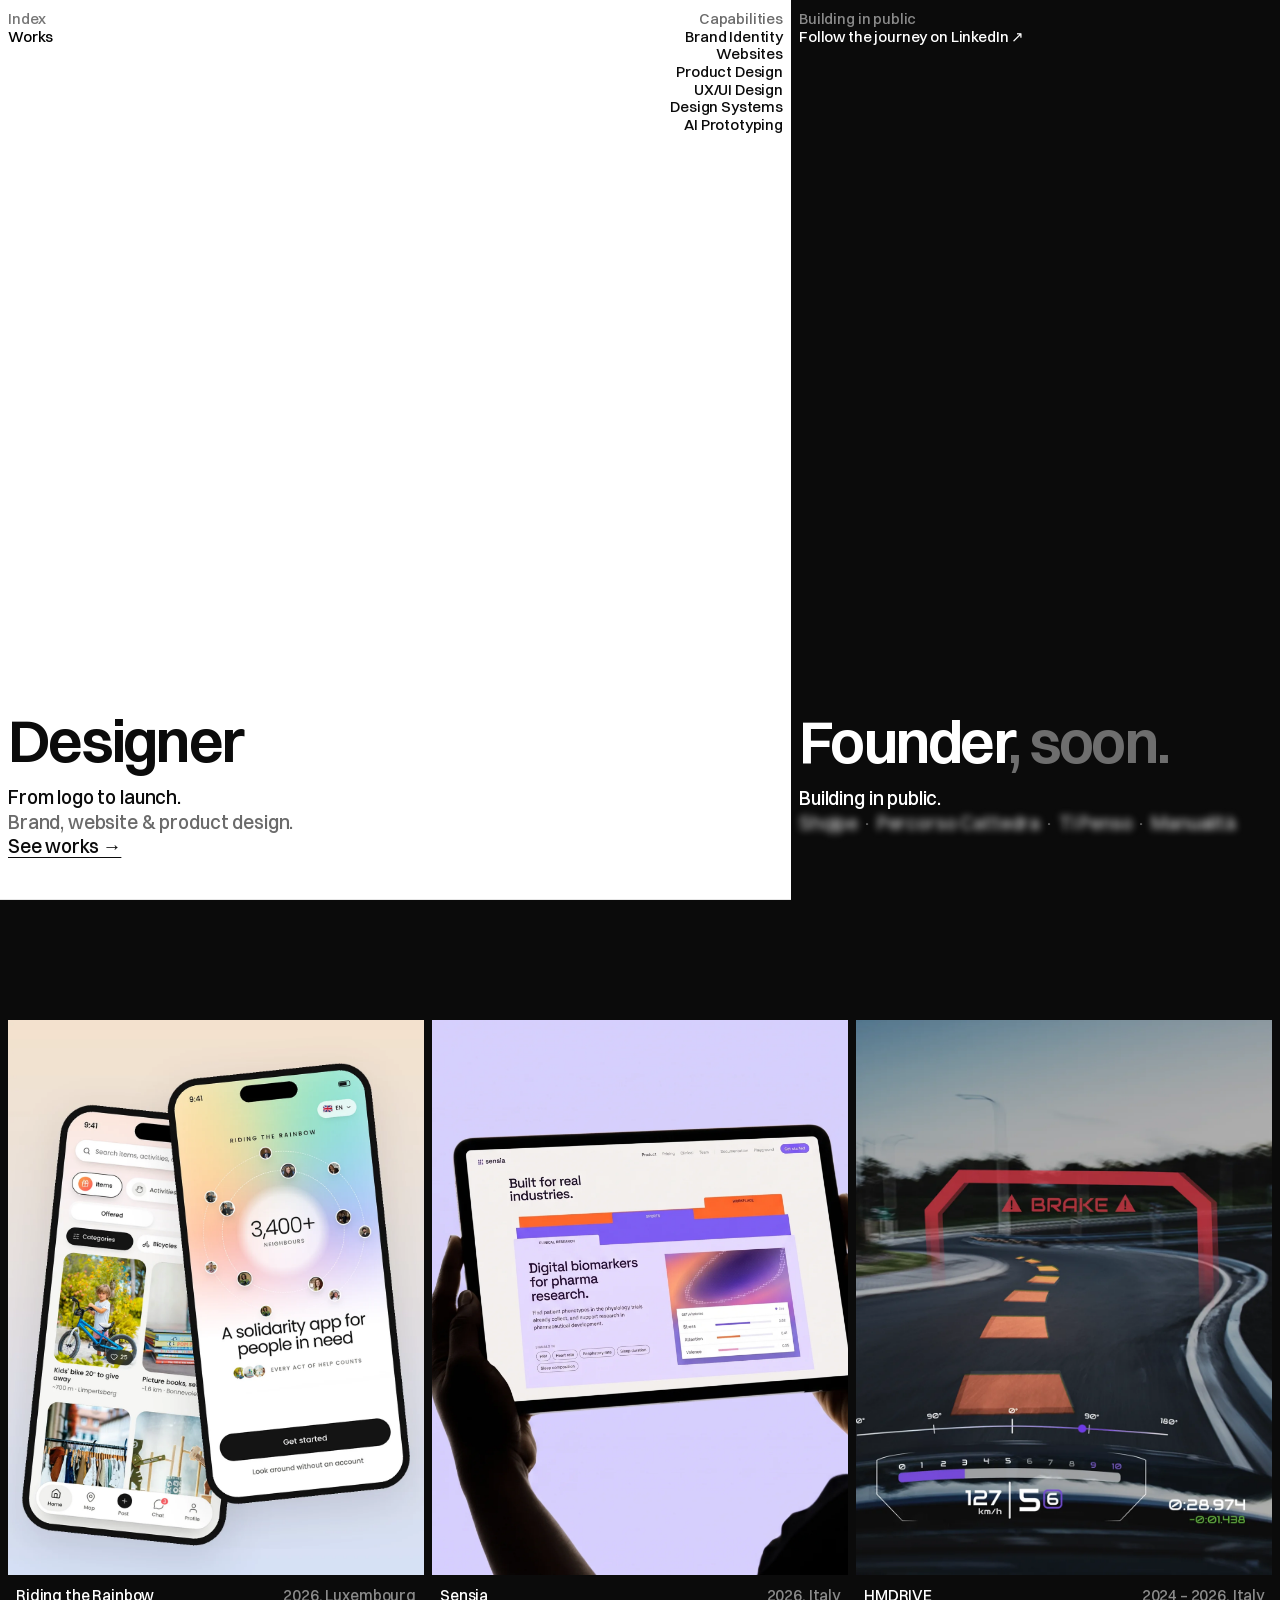
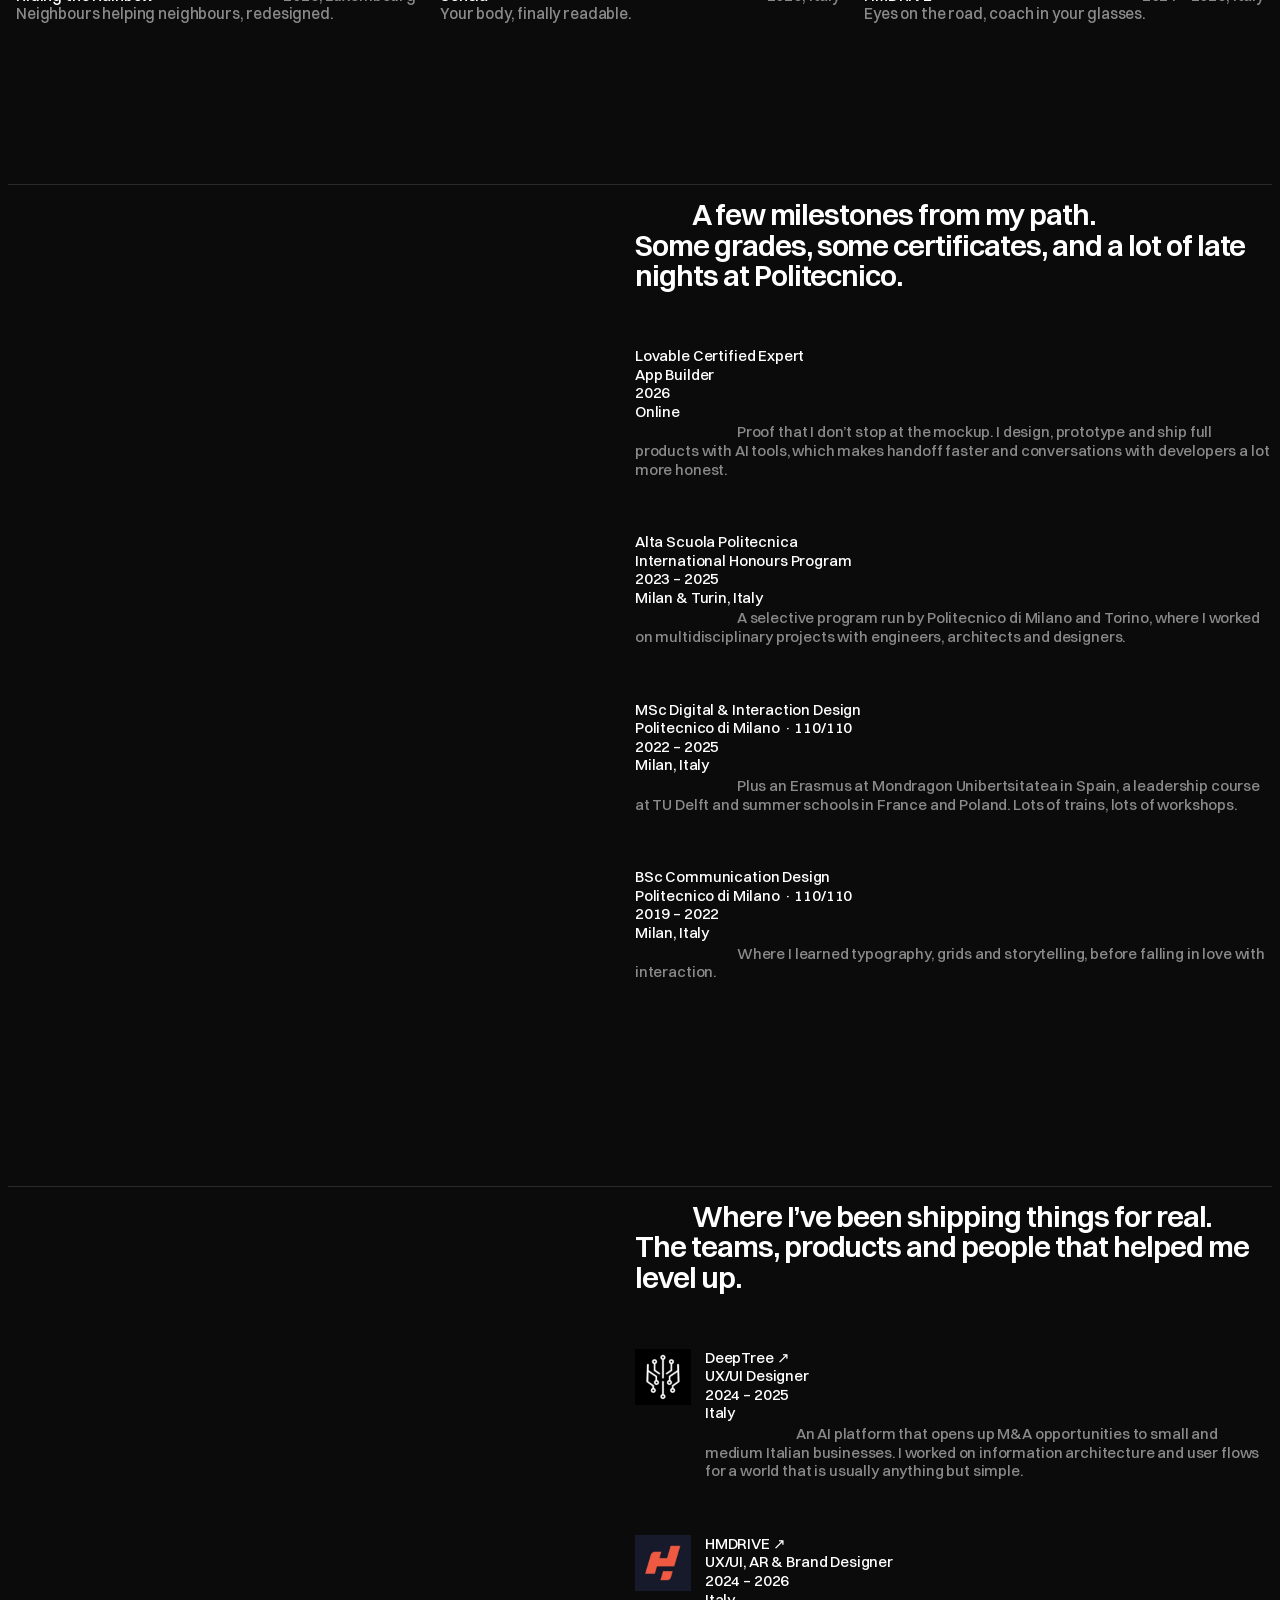
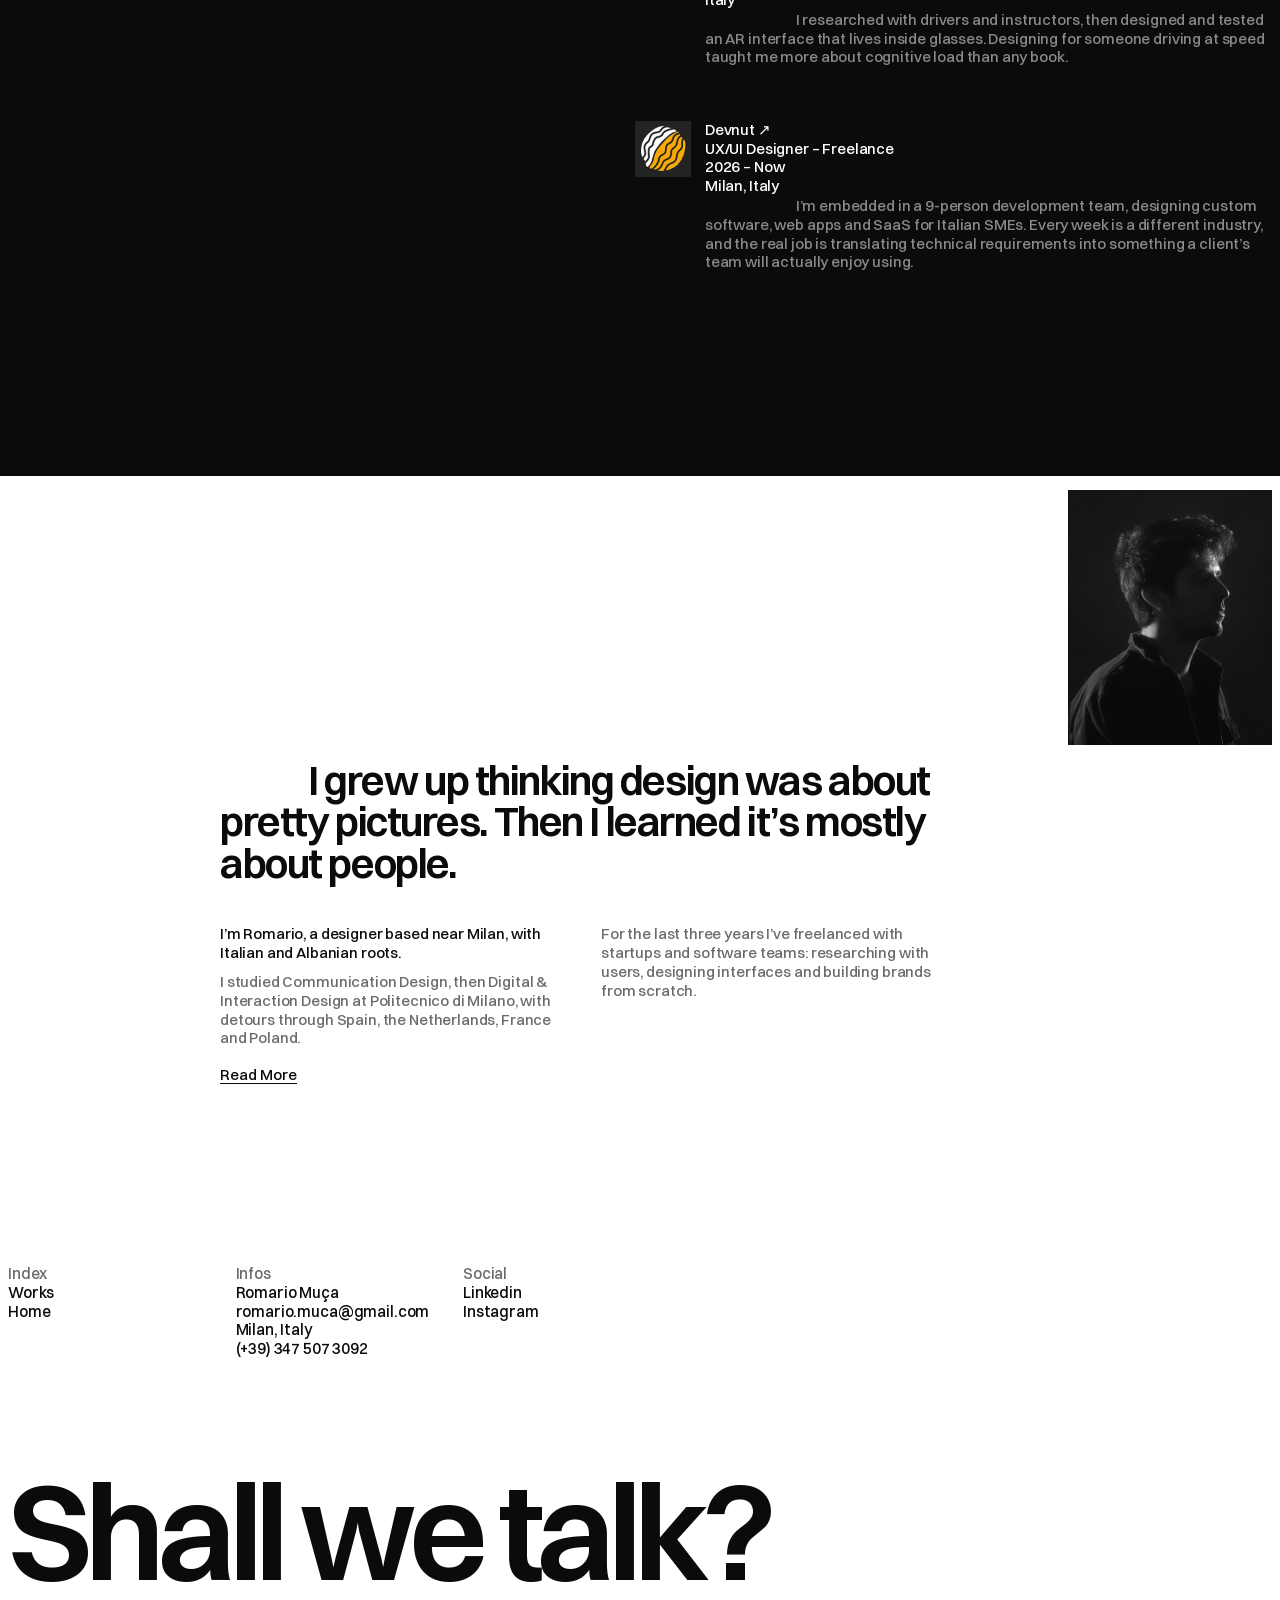
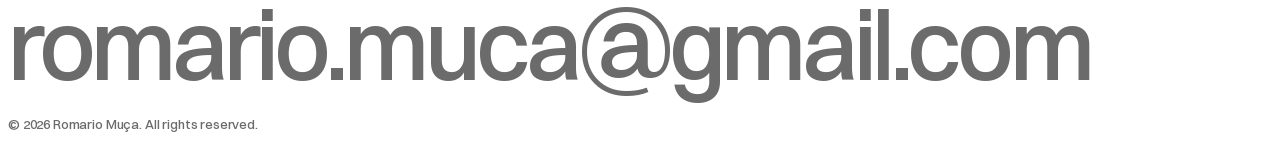
<file: product-designer/index.html>
<!DOCTYPE html>
<html lang="en">
<head>
<meta charset="UTF-8">
<meta name="viewport" content="width=device-width, initial-scale=1">
<title>Romario Muça — Product Designer</title>
<meta name="description" content="Romario Muça, Milan-based designer. Brand, website and product design for startups, from logo to launch.">
<meta name="theme-color" content="#0B0B0B">
<link rel="preload" href="fonts/switzer-latin-500-normal.woff2" as="font" type="font/woff2" crossorigin>
<link rel="preload" href="fonts/switzer-latin-600-normal.woff2" as="font" type="font/woff2" crossorigin>
<style>
  @font-face{font-family:'Switzer';font-style:normal;font-weight:400;font-display:swap;src:url('fonts/switzer-latin-400-normal.woff2') format('woff2')}
  @font-face{font-family:'Switzer';font-style:normal;font-weight:500;font-display:swap;src:url('fonts/switzer-latin-500-normal.woff2') format('woff2')}
  @font-face{font-family:'Switzer';font-style:normal;font-weight:600;font-display:swap;src:url('fonts/switzer-latin-600-normal.woff2') format('woff2')}
  :root{
    --bg:#0B0B0B; --fg:#FFFFFF; --mute:#8A8A8A; --mute2:#6F6F6F; --line:#2A2A2A; --ph:#151515;
    --paper:#FFFFFF; --ink:#0B0B0B; --ink-mute:#6B6B6B;
    --gut:8px;
    --font:'Switzer',"Helvetica Neue",Helvetica,Arial,sans-serif;
  }
  *{box-sizing:border-box;margin:0;padding:0}
  html{-webkit-text-size-adjust:100%}
  body{background:var(--bg);color:var(--fg);font-family:var(--font);font-weight:500;font-size:15px;line-height:1.25;letter-spacing:-.01em;-webkit-font-smoothing:antialiased;overflow-x:hidden}
  a{color:inherit;text-decoration:none}
  a:hover{opacity:.6}
  button{font:inherit;color:inherit;background:none;border:0;cursor:pointer}
  ::selection{background:#FFFFFF;color:#0B0B0B}
  .light ::selection,.pl ::selection{background:#0B0B0B;color:#FFFFFF}
  .g{color:var(--mute)}

  /* ── NAV ── */
  header{position:fixed;top:0;left:0;z-index:40;padding:10px var(--gut) 12px;line-height:1.18;font-size:15px;mix-blend-mode:difference;color:#fff}
  header .g{color:#8A8A8A}
  header .g{display:block}
  header a{display:block}

  /* ── VIEWS ── */
  .view{display:none}
  .view.on{display:block}

  /* ── HERO ── */
  .hero{height:100vh;min-height:620px;display:flex;flex-direction:row;gap:0;position:relative}
  .hp{position:relative;padding:8px var(--gut) 40px;display:flex;flex-direction:column;justify-content:space-between;transition:width .8s cubic-bezier(.2,.7,.2,1);overflow:hidden}
  .pl{width:61.8%;background:#FFFFFF;color:#0B0B0B;border-bottom:1px solid #E5E5E5;cursor:none}
  .pr{width:38.2%;background:#0B0B0B;color:#FFFFFF;cursor:none}
  .htop{font-size:15px;line-height:1.24}
  .htop span,.htop a{display:block}
  .pl .htop{display:block;text-align:right;align-self:flex-end;padding-top:2px;line-height:1.18}
  .pr .htop{padding-top:2px;line-height:1.18}
  .pl .m{color:#6B6B6B} .pr .m{color:#8A8A8A}
  .htop a:hover{opacity:.6}
  .hbot{display:flex;flex-direction:column}
  .ht{font-weight:600;font-size:clamp(48px,4.7vw,120px);letter-spacing:-.045em;line-height:.9;white-space:nowrap}
  .ht .soon{color:#6E6E6E}
  .hs{font-size:19px;line-height:1.3;margin-top:18px;min-height:3.9em}
  .hs div{min-height:1.3em}
  .pl .hs .m{color:#6B6B6B}
  .seew{display:inline-block;margin-top:0;color:#0B0B0B;text-decoration:underline;text-underline-offset:4px;cursor:pointer}
  .pr .hs .w{color:#FFFFFF}
  .proj-row{color:#BDBDBD}
  .proj-row .bl{filter:blur(3.5px);user-select:none}
  .proj-row .dot{color:#5A5A5A;filter:none}
  .sr{position:absolute;width:1px;height:1px;overflow:hidden;clip:rect(0 0 0 0);white-space:nowrap}
  #soonCursor{position:fixed;left:0;top:0;z-index:30;pointer-events:none;background:#FFFFFF;color:#0B0B0B;font-size:15px;padding:1px 5px 2px;transform:translate(8px,8px) scale(.6);opacity:0;transition:opacity .18s,transform .18s}
  #soonCursor.on{opacity:1;transform:translate(8px,8px) scale(1)}
  .wintro{padding:120px var(--gut) 40px;font-size:19px;color:var(--mute);max-width:60ch}
  @media (prefers-reduced-motion:reduce){.hp{transition:none}.hero:has(.pl:hover) .pl,.hero:has(.pr:hover) .pl{width:61.8%}.hero:has(.pl:hover) .pr,.hero:has(.pr:hover) .pr{width:38.2%}}
  #emailCursor{position:fixed;left:0;top:0;pointer-events:none;z-index:30;font-size:15px;color:#0B0B0B;white-space:nowrap;transform:translate(-50%,-50%);opacity:0;transition:opacity .2s}
  #emailCursor.on{opacity:1}

  /* ── WORKS ── */
  .works{display:grid;grid-template-columns:repeat(3,1fr);gap:28px var(--gut);padding:120px var(--gut) 160px}
  .card{display:block;cursor:none}
  .card:hover{opacity:1}
  .cover{aspect-ratio:3/4;background:var(--ph);overflow:hidden;position:relative}
  .cover i{position:absolute;inset:0;display:flex;align-items:center;justify-content:center;font-style:normal;color:#2B2B2B;font-weight:600;font-size:clamp(28px,3.4vw,54px);letter-spacing:-.035em;transition:transform 1s cubic-bezier(.2,.7,.2,1)}
  .cover img{position:absolute;inset:0;width:100%;height:100%;object-fit:cover;display:block;transition:transform 1s cubic-bezier(.2,.7,.2,1)}
  .cap{display:grid;grid-template-columns:1fr auto;padding:12px 8px 0;font-size:clamp(15px,1.2vw,19px);line-height:1.22}
  .cap .t{grid-column:1 / -1;color:var(--mute)}
  .cap .y{color:var(--mute);text-align:right}
  #viewCursor{position:fixed;left:0;top:0;z-index:30;pointer-events:none;background:#FFFFFF;color:#0B0B0B;font-size:15px;padding:1px 4px 2px;transform:translate(8px,8px) scale(.6);opacity:0;transition:opacity .18s,transform .18s}
  #viewCursor.on{opacity:1;transform:translate(8px,8px) scale(1)}

  /* ── SPLIT SECTIONS (wins / experience) ── */
  .split{border-top:1px solid var(--line);margin:0 var(--gut);padding:14px 0 150px}
  .split .col{margin-left:49.6%}
  .split h2{font-weight:600;font-size:clamp(22px,2.3vw,38px);line-height:1.04;letter-spacing:-.035em;text-indent:9%;margin-bottom:56px;margin-right:1%}
  .item{display:grid;grid-template-columns:56px 1fr;gap:0 14px;margin-bottom:54px;font-size:15px;line-height:1.24}
  .logo{width:56px;height:56px;background:#1C1C1C;display:flex;align-items:center;justify-content:center;font-weight:600;font-size:15px;color:#5A5A5A;letter-spacing:-.03em}
  .item .who span{display:block}
  .item .when{display:flex;gap:28px}
  .logo img{width:100%;height:100%;object-fit:cover;display:block;border-radius:inherit}
  .logo{overflow:hidden}
  .item p{color:var(--mute);text-indent:16%;margin-top:2px}
  .item.nologo{grid-template-columns:1fr}

  /* ── PINK ZONE: ABOUT + FOOTER ── */
  .light{background:var(--paper);color:var(--ink)}
  .light a:hover{opacity:.55}
  .light .g{color:var(--ink-mute)}
  .about{position:relative;padding:14px var(--gut) 180px;display:grid;grid-template-columns:repeat(12,1fr);gap:0 var(--gut)}
  .about .portrait{grid-column:11 / span 2;aspect-ratio:4/5;background:#0B0B0B;position:relative}
  .about .portrait{overflow:hidden;background:#0B0B0B}
  .about .portrait img{position:absolute;inset:0;width:100%;height:100%;object-fit:cover;object-position:60% 35%;display:block;filter:grayscale(1)}
  .about .txt{grid-column:3 / span 7;grid-row:1;padding-top:30vh}
  .about h2{font-weight:600;font-size:clamp(26px,3.2vw,52px);line-height:1.02;letter-spacing:-.035em;text-indent:12%;margin-bottom:40px}
  .about .body{columns:2;column-gap:28px;color:var(--ink-mute);font-size:15px;line-height:1.26}
  .about .body p{margin-bottom:10px;break-inside:avoid}
  .about .body p.lead{color:var(--ink)}
  .more{display:none}
  .more.open{display:block}
  .rm{margin-top:18px;font-size:15px;color:var(--ink);text-decoration:underline;text-underline-offset:3px}
  footer{padding:0 var(--gut) 10px}
  .fcols{display:grid;grid-template-columns:18% 18% 18% 1fr;font-size:clamp(15px,1.2vw,19px);line-height:1.22}
  .fcols span,.fcols a{display:block}
  .cta{margin-top:110px;display:block;font-weight:600;font-size:clamp(48px,10.6vw,190px);line-height:.92;letter-spacing:-.055em}
  .mail{display:block;font-weight:500;font-size:clamp(28px,7.7vw,140px);line-height:1.02;letter-spacing:-.05em;color:var(--ink-mute);white-space:nowrap}
  .mail:hover{color:var(--ink);opacity:1}
  .fbot{display:flex;justify-content:space-between;gap:10px;flex-wrap:wrap;margin-top:22px;font-size:clamp(13px,1vw,17px);color:var(--ink-mute)}

  /* ── PROJECT PAGE ── */
  .proj{padding:8px var(--gut) 0}
  .proj h1{font-weight:600;font-size:clamp(28px,3.5vw,58px);line-height:1.02;letter-spacing:-.035em;margin-left:32.6%;margin-right:1%;text-indent:8%}
  .proj .meta{margin-top:52vh;font-size:clamp(15px,1.2vw,19px);line-height:1.22}
  .proj .meta span,.proj .meta a{display:block}
  .proj .meta .row{display:flex;gap:26px}
  .proj .text{columns:2;column-gap:20px;width:71%;color:var(--mute);font-size:clamp(14px,1.1vw,18px);line-height:1.22;margin-top:4px}
  .proj .text p{margin-bottom:0}
  .proj .text p + p{text-indent:12.5%}
  .gal{display:grid;grid-template-columns:1fr 1fr;gap:var(--gut);margin:80px 0 var(--gut)}
  .gal div{background:var(--ph);aspect-ratio:1/1.05;position:relative}
  .gal div.full{grid-column:1 / -1;aspect-ratio:2.8/1}
  .gal div::after{content:attr(data-l);position:absolute;left:10px;bottom:8px;font-size:12px;color:#3C3C3C}
  .gal img{grid-column:span 1;width:100%;height:auto;display:block;background:var(--ph)}
  .gal img.full{grid-column:1 / -1}
  .gal div.cap2{aspect-ratio:auto;background:none}
  .gal div.cap2::after{content:none}
  .cap2{grid-column:1/-1;display:flex;gap:14px;align-items:baseline;padding:40px 0 10px;font-size:clamp(15px,1.2vw,19px);color:var(--mute)}
  .cap2 span{color:var(--fg)}
  .next{display:flex;justify-content:space-between;padding:26px 0 120px;border-top:1px solid var(--line);margin-top:120px;font-size:clamp(15px,1.2vw,19px)}


  /* ── CASE STUDY SECTIONS ── */
  .cs{border-top:1px solid var(--line);padding:14px 0 120px}
  .cs-head{display:grid;grid-template-columns:49.6% 1fr;margin-bottom:56px}
  .cs-lab{color:var(--mute);font-size:clamp(15px,1.2vw,19px)}
  .cs h2{font-weight:600;font-size:clamp(22px,2.3vw,38px);line-height:1.04;letter-spacing:-.035em;text-indent:9%;margin-right:1%}
  .cs-lead{color:var(--mute);font-size:clamp(15px,1.2vw,19px);line-height:1.24;margin-top:18px;max-width:52ch}
  .cs-right{margin-left:49.6%}
  .fig{margin:0 0 var(--gut)}
  .fig img,.fig video{width:100%;height:auto;display:block;background:var(--ph)}
  .fig figcaption{color:var(--mute);font-size:clamp(14px,1.1vw,17px);line-height:1.22;padding:10px 8px 22px}
  .fig figcaption b{color:var(--fg);font-weight:500}
  .fig.ph{aspect-ratio:16/8;background:var(--ph);position:relative}
  .fig.ph::after{content:attr(data-l);position:absolute;left:10px;bottom:8px;font-size:12px;color:#3C3C3C}
  .duo{display:grid;grid-template-columns:1fr 1fr;gap:var(--gut)}
  .grp{margin:70px 0 0}
  .grp > .g{display:block;margin-bottom:22px;font-size:clamp(15px,1.2vw,19px)}
  .find{display:grid;grid-template-columns:44px 1fr;gap:0 10px;margin-bottom:30px;font-size:15px;line-height:1.24}
  .find .n{color:var(--mute)}
  .find p{color:var(--mute);margin-top:2px}
  .stat{display:flex;align-items:flex-end;gap:16px;margin:80px 0 50px}
  .stat b{font-weight:600;font-size:clamp(80px,11vw,190px);line-height:.8;letter-spacing:-.05em}
  .stat span{color:var(--mute);font-size:clamp(15px,1.2vw,19px);padding-bottom:6px}
  .script{columns:2;column-gap:24px;color:var(--mute);font-size:15px;line-height:1.3;list-style:none;counter-reset:q}
  .script li{counter-increment:q;break-inside:avoid;margin-bottom:8px;padding-left:28px;position:relative}
  .script li::before{content:counter(q,decimal-leading-zero);position:absolute;left:0;color:#5A5A5A}
  .takes{display:grid;grid-template-columns:repeat(3,1fr);gap:0 var(--gut);margin-top:70px}
  .take{border-top:1px solid var(--line);padding:14px 8px 44px 0;font-size:15px;line-height:1.24}
  .take p{color:var(--mute);margin-top:2px}
  @media (max-width:820px){
    .cs-head{grid-template-columns:1fr;gap:10px}
    .cs h2{text-indent:0}
    .cs-right{margin-left:0}
    .duo,.takes{grid-template-columns:1fr}
    .script{columns:1}
  }

  #lb{position:fixed;inset:0;z-index:100;background:rgba(11,11,11,.94);display:flex;align-items:center;justify-content:center;padding:56px 4vw 4vw;opacity:0;pointer-events:none;transition:opacity .25s ease;cursor:url("data:image/svg+xml,%3Csvg%20xmlns%3D%22http%3A//www.w3.org/2000/svg%22%20width%3D%2240%22%20height%3D%2240%22%20viewBox%3D%220%200%2040%2040%22%3E%3Ccircle%20cx%3D%2220%22%20cy%3D%2220%22%20r%3D%2217%22%20fill%3D%22rgba%28255%2C255%2C255%2C0.92%29%22%20stroke%3D%22%230B0B0B%22%20stroke-width%3D%221.5%22/%3E%3Cpath%20d%3D%22M13%2020h14%22%20stroke%3D%22%230B0B0B%22%20stroke-width%3D%222%22%20stroke-linecap%3D%22round%22/%3E%3C/svg%3E") 20 20,zoom-out}
  #lb.on{opacity:1;pointer-events:auto}
  #lb img{max-width:100%;max-height:100%;object-fit:contain;display:block;transform:scale(.97);transition:transform .3s cubic-bezier(.2,.7,.2,1)}
  #lb.on img{transform:none}
  #lbx{position:absolute;top:14px;right:16px;color:#fff;font-size:22px;line-height:1;padding:6px;cursor:pointer}
  #lbx:hover{opacity:.6}
  .gal img{cursor:url("data:image/svg+xml,%3Csvg%20xmlns%3D%22http%3A//www.w3.org/2000/svg%22%20width%3D%2240%22%20height%3D%2240%22%20viewBox%3D%220%200%2040%2040%22%3E%3Ccircle%20cx%3D%2220%22%20cy%3D%2220%22%20r%3D%2217%22%20fill%3D%22rgba%28255%2C255%2C255%2C0.92%29%22%20stroke%3D%22%230B0B0B%22%20stroke-width%3D%221.5%22/%3E%3Cpath%20d%3D%22M13%2020h14M20%2013v14%22%20stroke%3D%22%230B0B0B%22%20stroke-width%3D%222%22%20stroke-linecap%3D%22round%22/%3E%3C/svg%3E") 20 20,zoom-in}
  /* ── REVEAL ── */
  .rv{opacity:0;transform:translateY(18px);transition:opacity .9s ease,transform .9s cubic-bezier(.2,.7,.2,1)}
  .rv.in{opacity:1;transform:none}
  .ln{display:block;overflow:hidden}

  /* ── MOBILE ── */
  @media (max-width:820px){
    #emailCursor,#soonCursor{display:none}
    .hero{flex-direction:column;height:auto;min-height:0}
    .hp,.hero:has(.pl:hover) .pl,.hero:has(.pr:hover) .pl,.hero:has(.pl:hover) .pr,.hero:has(.pr:hover) .pr{width:100%;cursor:auto;transition:none}
    .pl{min-height:75vh} .pr{min-height:60vh}
    .pl .htop{order:2;margin:28px 0 0;padding-top:0;text-align:left;align-self:flex-start}
    .pl{justify-content:flex-end} .pl .hbot{padding-top:70px}
    .ht{font-size:clamp(48px,13vw,72px)}
    .hs{min-height:0}
    .hs>div:empty{display:none}
    .hp{padding:12px var(--gut) 14px}
    .pr{padding-bottom:14px!important;justify-content:space-between}
    .pr .hbot,.pr .hs,.pr .proj-row{margin-bottom:0!important;padding-bottom:0!important}
    .pr .hs{min-height:0!important}
    .pr{border-bottom:1px solid #2A2A2A}
    .works{padding-top:56px}
    .pl .htop{margin-top:24px}
    .works{grid-template-columns:1fr;gap:28px}
    .card{cursor:auto} #viewCursor{display:none}
    .split .col{margin-left:0}
    .split h2{text-indent:0}
    .about{display:block;padding-top:60px}
    .about .portrait{width:45%;margin-left:auto}
    .about .txt{padding-top:40px}
    .about h2{text-indent:0}
    .about .body{columns:1}
    .fcols{grid-template-columns:1fr 1fr;gap:18px}
    .proj h1{margin:70px 0 0;text-indent:0}
    .proj .meta{margin-top:120px}
    .proj .text{columns:1;width:100%}
    .gal{grid-template-columns:1fr}
  }
  @media (prefers-reduced-motion:reduce){.rv{opacity:1;transform:none;transition:none}}
</style>
</head>
<body>

<header>
  <span class="g">Index</span>
  <a href="#" data-go="works" id="navWorks">Works</a>
  <a href="#" id="navHome" style="display:none">Home</a>
  <a href="#" id="backWorks" style="display:none">Back to Works</a>
</header>

<div id="emailCursor">romario.muca@gmail.com</div>
<div id="viewCursor">View</div>
<div id="soonCursor">Soon</div>
<div id="lb" aria-hidden="true"><button id="lbx" aria-label="Close">✕︎</button><img id="lbi" alt=""></div>

<!-- ════════════ HOME ════════════ -->
<main class="view on" id="v-home">

  <section class="hero" id="hero">
    <div class="hp pl" id="hpl">
      <div class="htop">
        <div><span class="m">Capabilities</span><span>Brand Identity</span><span>Websites</span><span>Product Design</span><span>UX/UI Design</span><span>Design Systems</span><span>AI Prototyping</span></div>
      </div>
      <div class="hbot">
        <div class="ht">Designer</div>
        <div class="hs"><div>From logo to launch.</div><div class="m">Brand, website &amp; product design.</div><div><a class="seew" data-go="works" href="#">See works →︎</a></div></div>
      </div>
    </div>
    <div class="hp pr" id="hpr">
      <div class="htop"><span class="m">Building in public</span><a href="https://www.linkedin.com/in/romario-muca" target="_blank" rel="noopener">Follow the journey on LinkedIn ↗︎</a></div>
      <div class="hbot">
        <div class="ht">Founder<span class="soon">, soon.</span></div>
        <div class="hs"><div class="w">Building in public.</div><div class="proj-row"><span class="sr">Four projects in progress, coming soon</span><span class="bl" aria-hidden="true">Shqipe</span> <span class="dot" aria-hidden="true">·</span> <span class="bl" aria-hidden="true">Percorso Cattedra</span> <span class="dot" aria-hidden="true">·</span> <span class="bl" aria-hidden="true">Ti Penso</span> <span class="dot" aria-hidden="true">·</span> <span class="bl" aria-hidden="true">Manualità</span></div></div>
      </div>
    </div>
  </section>

  <section class="works" id="works"></section>

  <section class="split">
    <div class="col">
      <h2 class="rv">A few milestones from my path. <br>Some grades, some certificates, and a lot of late nights at Politecnico.</h2>
      <div class="item nologo rv"><div class="who"><span>Lovable Certified Expert</span><span>App Builder</span><span class="when"><span>2026</span><span>Online</span></span></div><p>Proof that I don’t stop at the mockup. I design, prototype and ship full products with AI tools, which makes handoff faster and conversations with developers a lot more honest.</p></div>
      <div class="item nologo rv"><div class="who"><span>Alta Scuola Politecnica</span><span>International Honours Program</span><span class="when"><span>2023 – 2025</span><span>Milan &amp; Turin, Italy</span></span></div><p>A selective program run by Politecnico di Milano and Torino, where I worked on multidisciplinary projects with engineers, architects and designers.</p></div>
      <div class="item nologo rv"><div class="who"><span>MSc Digital &amp; Interaction Design</span><span>Politecnico di Milano · 110/110</span><span class="when"><span>2022 – 2025</span><span>Milan, Italy</span></span></div><p>Plus an Erasmus at Mondragon Unibertsitatea in Spain, a leadership course at TU Delft and summer schools in France and Poland. Lots of trains, lots of workshops.</p></div>
      <div class="item nologo rv"><div class="who"><span>BSc Communication Design</span><span>Politecnico di Milano · 110/110</span><span class="when"><span>2019 – 2022</span><span>Milan, Italy</span></span></div><p>Where I learned typography, grids and storytelling, before falling in love with interaction.</p></div>
    </div>
  </section>

  <section class="split">
    <div class="col">
      <h2 class="rv">Where I’ve been shipping things for real. <br>The teams, products and people that helped me level up.</h2>
      <div class="item rv"><a class="logo" href="https://deeptreeai.com" target="_blank" rel="noopener" aria-label="DeepTree"><img src="img/logo-deeptree.webp" alt="DeepTree logo"></a><div class="who"><a href="https://deeptreeai.com" target="_blank" rel="noopener">DeepTree ↗︎</a><span>UX/UI Designer</span><span class="when"><span>2024 – 2025</span><span>Italy</span></span><p>An AI platform that opens up M&amp;A opportunities to small and medium Italian businesses. I worked on information architecture and user flows for a world that is usually anything but simple.</p></div></div>
      <div class="item rv"><a class="logo" href="https://hmdrive.it" target="_blank" rel="noopener" aria-label="HMDRIVE"><img src="img/logo-hmdrive.webp" alt="HMDRIVE logo"></a><div class="who"><a href="https://hmdrive.it" target="_blank" rel="noopener">HMDRIVE ↗︎</a><span>UX/UI, AR &amp; Brand Designer</span><span class="when"><span>2024 – 2026</span><span>Italy</span></span><p>I researched with drivers and instructors, then designed and tested an AR interface that lives inside glasses. Designing for someone driving at speed taught me more about cognitive load than any book.</p></div></div>
      <div class="item rv"><a class="logo" href="https://devnut.it" target="_blank" rel="noopener" aria-label="Devnut"><img src="img/logo-devnut.webp" alt="Devnut logo"></a><div class="who"><a href="https://devnut.it" target="_blank" rel="noopener">Devnut ↗︎</a><span>UX/UI Designer – Freelance</span><span class="when"><span>2026 – Now</span><span>Milan, Italy</span></span><p>I’m embedded in a 9-person development team, designing custom software, web apps and SaaS for Italian SMEs. Every week is a different industry, and the real job is translating technical requirements into something a client’s team will actually enjoy using.</p></div></div>
    </div>
  </section>

  <div class="light">
    <section class="about">
      <div class="portrait rv"><img src="img/portrait.webp" alt="Portrait of Romario Muça"></div>
      <div class="txt">
        <h2 class="rv">I grew up thinking design was about pretty pictures. Then I learned it’s mostly about people.</h2>
        <div class="body rv">
          <p class="lead">I’m Romario, a designer based near Milan, with Italian and Albanian roots.</p>
          <p>I studied Communication Design, then Digital &amp; Interaction Design at Politecnico di Milano, with detours through Spain, the Netherlands, France and Poland.</p>
          <p>For the last three years I’ve freelanced with startups and software teams: researching with users, designing interfaces and building brands from scratch.</p>
          <div class="more" id="more">
            <p>Outside of work I do kick-boxing, for discipline, and card magic, for wonder. A good trick and a good interface have the same goal: hide the complexity and leave you with a moment that just makes sense.</p>
            <p>Today I work with early-stage founders as a freelance designer, from logo to launch, while building my own projects on the side.</p>
          </div>
        </div>
        <button class="rm" id="rm">Read More</button>
      </div>
    </section>

    <footer>
      <div class="fcols">
        <div><span class="g">Index</span><a href="#" data-go="works">Works</a><a href="#" data-go="top">Home</a></div>
        <div><span class="g">Infos</span><span>Romario Muça</span><a href="mailto:romario.muca@gmail.com">romario.muca@gmail.com</a><span>Milan, Italy</span><span>(+39) 347 507 3092</span></div>
        <div><span class="g">Social</span><a href="https://www.linkedin.com/in/romario-muca" target="_blank" rel="noopener">Linkedin</a><a href="https://www.instagram.com/romario.visuals/" target="_blank" rel="noopener">Instagram</a></div>
        <div></div>
      </div>
      <a class="cta" href="mailto:romario.muca@gmail.com">Shall we talk?</a>
      <a class="mail" href="mailto:romario.muca@gmail.com">romario.muca@gmail.com</a>
      <div class="fbot"><span>© 2026 Romario Muça. All rights reserved.</span></div>
    </footer>
  </div>
</main>

<!-- ════════════ PROJECT ════════════ -->
<main class="view" id="v-proj">
  <section class="proj">
    <h1 id="p-head" class="rv"></h1>
    <div class="meta rv">
      <span id="p-name"></span>
      <span id="p-disc"></span>
      <span class="row"><span id="p-year"></span><span id="p-country"></span></span>
      <span id="p-extra"></span>
      <a href="#" id="p-url" target="_blank" rel="noopener">Visit website ↗︎</a>
    </div>
    <div class="text rv" id="p-text"></div>
    <div class="gal" id="p-gal"></div>
    <div id="p-body"></div>
    <div class="next"><a href="#" data-go="works">←︎ All works</a><a href="#" id="p-next"></a></div>
  </section>
</main>

<script>
const P=[
 {id:'rtr',name:'Riding the Rainbow',disc:'UX/UI Designer · App Redesign',year:'2026',country:'Luxembourg',tag:'Neighbours helping neighbours, redesigned.',
  cover:'img/rtr-cover.webp',preview:['img/rtr-cover.webp','img/rtr-p-home.webp','img/rtr-p-map.webp','img/rtr-p-messages.webp'],url:'https://portfolio-iphone-eyephone.vercel.app',
  head:'Riding the Rainbow started as an app for donating pre-loved items. The goal of the redesign: turn it into Luxembourg’s solidarity hub, where neighbours share items, time, skills and events.',
  text:['It began in 2022 as a response to refugee arrivals, first by distributing bikes, then with an app that connects people who donate items with people who need them. Today it counts 3,400+ users and 1,200+ donations.',
   'The problem behind the redesign: in Luxembourg the will to help is there, but there is no single place to make it happen. Information is scattered across many NGOs, residents want to help but don’t know how, and volunteering and events are hard to find.',
   'So the app had to grow from objects to a whole hub. Alongside improved donations, map and notifications, I designed new features: posting needs (moderated, with a weekly limit), sharing time and skills, a shared events calendar for organisations, an AI assistant, and Rainbow points that finally explain themselves.',
   'Safety stayed at the core: approximate locations only, moderated requests and mediated contact. You can try the old app and the redesign side by side in the live prototype.'],
  body:()=>`
  <div class="gal" style="margin-top:80px">
    <img class="full" src="img/rtr-hero.webp" alt="Riding the Rainbow redesign screens">
    <div class="cap2 full"><span>OLD APP →︎ REDESIGN</span>Same app, before and after. From donated objects to a solidarity hub.</div>
    <img class="full" src="img/rtr-ba-home.webp" alt="Home, old vs redesign">
    <img src="img/rtr-messages.webp" alt="Chat with AI assistant">
    <img src="img/rtr-points.webp" alt="Rainbow points">
    <img class="full" src="img/rtr-ba-map.webp" alt="Map, old vs redesign">
    <img src="img/rtr-ba-points.webp" alt="Rainbow points, old vs redesign">
    <img src="img/rtr-ba-profile.webp" alt="Profile, old vs redesign">
  </div>`},
 {id:'sensia',name:'Sensia',url:'https://www.sensia.bio',cover:'img/sensia-s1.webp',preview:['img/sensia-s1.webp','img/sensia-s2.webp','img/sensia-s3.webp'],gal:[['sensia-02',1],['sensia-s1',0],['sensia-s2',0],['sensia-07',1],['sensia-08',0],['sensia-10',0]],disc:'UX/UI Designer',year:'2026',country:'Italy',tag:'Your body, finally readable.',
  head:'Wearables collect thousands of signals a minute, and almost none of them mean anything to a person. For Sensia, I designed the place where raw physiology finally becomes readable.',
  text:['Sensia is an API that turns signals from wearables into human states like stress, attention and emotional valence. The science is serious. The challenge was making it feel human, for developers, researchers and clinical partners alike.','I worked inside a team of engineers and researchers from Politecnico di Milano, from early concept to product. I designed the playground, where people explore what the API can read, and the dashboard, where they work with it every day.','Physiological data is noisy and hard to read, so every screen had to answer one question first: how is this person doing, right now? Clear states, simple scales and plain language up front. The raw signals stay one step away, for whoever needs them.','The visual language grew from the same idea. A grid of dots that behaves like a signal: it shifts, breathes and spells the name, one letter at a time. It runs through the website, the app and the event posters, so the brand feels alive in the same way the data does.']},
 {id:'hmdrive',name:'HMDRIVE',disc:'UX Research, AR & Brand Designer',year:'2024 – 2026',country:'Italy',tag:'Eyes on the road, coach in your glasses.',
  cover:'img/hmd-p-ar.webp',preview:['img/hmd-p-ar.webp','img/hmd-p-night.webp','img/hmd-p-heli.webp','img/hmd-p-boat.webp','img/hmd-p-topdown.webp'],
  head:'How do you coach someone who can’t take their eyes off the road? For HMDRIVE, I designed an AR coach that lives inside your glasses and only speaks when it matters.',
  text:['HMDRIVE started from an open question: can augmented reality help people drive better without becoming one more thing to look at? Not a sci-fi concept. A coaching tool that has to work at racing speed, with the driver’s attention already fully taken.',
   'I led UX research, the AR interface, testing and the brand. The first step was looking at what already exists: apps, coaches, data loggers, simulators, HUDs. The picture was a fragmented ecosystem, almost everything built around lap times, and a lot of features nobody really uses. Fine on a laptop. Overwhelming inside your field of view.',
   'Then we went to the track. At the International GT Open in Monza I interviewed 14 drivers. Braking came up again and again as the hardest skill to master. Mistakes came from focus more than talent: poor sleep, stress, heat. And most drivers preferred learning before and after a session, not in the middle of a lap.',
   'That changed the brief. The interface had to be adaptive, from beginners to pros, and quiet by default: braking points, trajectory and a few live numbers, shown only when they help. Drivers were clear about one thing. The idea was interesting, but it had to prove it was precise.',
   'From the track we pushed the same system to road, water and air, to see if the logic still held when the context changed. Alongside the product I rebuilt the identity: a mark and a type system made for motion, ready for screens, glasses and the side of a car.'],
  body:()=>`
  <div class="gal" style="margin-top:80px">
    <video class="full" src="img/hmd-arstudio.mp4" poster="img/hmd-arstudio-poster.webp" autoplay muted loop playsinline style="grid-column:1 / -1;width:100%;height:auto;display:block;background:var(--ph)"></video>
    <img class="full" src="img/hmd-ar.webp" alt="HMDRIVE AR coaching on track">
    <img class="full" src="img/hmd-boat.webp" alt="HMDRIVE AR on water">
    <img src="img/hmd-night.webp" alt="HMDRIVE AR on the road">
    <img src="img/hmd-heli.webp" alt="HMDRIVE AR in the air">
    <img class="full" src="img/hmd-topdown.webp" alt="HMDRIVE identity">
    <img class="full" src="img/hmd-logo.webp" alt="HMDRIVE logo construction">
  </div>`},
];

// render works grid
const W=document.getElementById('works');
W.innerHTML=P.map(p=>`<a class="card rv" data-id="${p.id}" href="#${p.id}"><div class="cover">${p.cover?`<img src="${p.cover}" alt="${p.name} cover" loading="lazy">`:`<i>${p.name}</i>`}</div><div class="cap"><span>${p.name}</span><span class="y">${p.year}, ${p.country}</span><span class="t">${p.tag}</span></div></a>`).join('');

// hover slideshow: cycle through the project's images
W.querySelectorAll('.card').forEach(card=>{
  const p=P.find(x=>x.id===card.dataset.id); if(!p||!(p.preview||p.gal))return;
  const img=card.querySelector('.cover img'); const seq=p.preview||[p.cover,...p.gal.map(g=>`img/${g[0]}.webp`)];
  let t=null,i=0,loaded=false;
  card.addEventListener('mouseenter',()=>{
    if(!loaded){seq.forEach(src=>{const im=new Image();im.src=src});loaded=true}
    i=0;clearInterval(t);
    t=setInterval(()=>{i=(i+1)%seq.length;img.src=seq[i]},1200);
  });
  card.addEventListener('mouseleave',()=>{clearInterval(t);img.src=seq[0]});
});

// routing
const home=document.getElementById('v-home'),proj=document.getElementById('v-proj');
const navW=document.getElementById('navWorks'),navH=document.getElementById('navHome'),backW=document.getElementById('backWorks');
const setNav=pr=>{navW.style.display=pr?'none':'block';navH.style.display=backW.style.display=pr?'block':'none'};
function route(){
  const id=location.hash.slice(1), p=P.find(x=>x.id===id);
  if(p){
    home.classList.remove('on');proj.classList.add('on');setNav(true);
    document.getElementById('p-head').textContent=p.head;
    document.getElementById('p-name').textContent=p.name;
    document.getElementById('p-disc').textContent=p.disc;
    document.getElementById('p-year').textContent=p.year;
    document.getElementById('p-country').textContent=p.country;
    const u=document.getElementById('p-url');u.style.display=p.url?'block':'none';if(p.url){u.href=p.url;u.textContent=p.id==='rtr'?'Try the prototype ↗︎':'Visit website ↗︎'}
    document.getElementById('p-text').innerHTML=p.text.map(t=>`<p>${t}</p>`).join('');
    document.getElementById('p-extra').textContent=p.extra||'';document.getElementById('p-extra').style.display=p.extra?'block':'none';
    document.getElementById('p-body').innerHTML=p.body?p.body():'';
    document.getElementById('p-gal').style.display=p.body?'none':'grid';document.getElementById('p-gal').innerHTML=p.body?'':p.gal?p.gal.map(([f,full])=>`<img class="${full?'full':''}" src="img/${f}.webp" alt="${p.name}" loading="lazy">`).join(''):'<div class="full" data-l="Image 01"></div><div data-l="Image 02"></div><div data-l="Image 03"></div><div class="full" data-l="Image 04"></div>';
    const n=P[(P.indexOf(p)+1)%P.length];const nx=document.getElementById('p-next');nx.textContent='Next: '+n.name+' →︎';nx.href='#'+n.id;
    document.title=p.name+' — Romario Muça';
    scrollTo(0,0);
    proj.querySelectorAll('.rv').forEach(e=>{e.classList.remove('in');io.observe(e)});
  }else{
    proj.classList.remove('on');home.classList.add('on');setNav(false);
    document.title='Romario Muça — Product Designer';
  }
}
document.addEventListener('click',e=>{
  const g=e.target.closest('[data-go]');
  if(g){e.preventDefault();const t=g.dataset.go;if(location.hash){history.replaceState(null,'',location.pathname);route()}
    requestAnimationFrame(()=>{t==='top'?scrollTo({top:0,behavior:'smooth'}):document.getElementById('works').scrollIntoView({behavior:'smooth'})})}
  if(e.target.closest('#navHome')){e.preventDefault();history.replaceState(null,'',location.pathname);route();scrollTo(0,0)}
  if(e.target.closest('#backWorks')){e.preventDefault();history.replaceState(null,'',location.pathname);route();requestAnimationFrame(()=>document.getElementById('works').scrollIntoView())}
  const a=e.target.closest('a[href="#"]');if(a&&!a.dataset.go&&a.id!=='navHome'&&a.id!=='backWorks')e.preventDefault();
});
addEventListener('hashchange',route);

// reveal
const io=new IntersectionObserver(es=>es.forEach(e=>{if(e.isIntersecting){e.target.classList.add('in');io.unobserve(e.target)}}),{threshold:.08});
document.querySelectorAll('.rv').forEach(e=>io.observe(e));
document.querySelectorAll('.works .card').forEach((c,i)=>c.style.transitionDelay=(i%3)*90+'ms');

// cursor labels
const ec=document.getElementById('emailCursor'),vc=document.getElementById('viewCursor'),hero=document.getElementById('hero');
let mx=0,my=0;
addEventListener('mousemove',e=>{mx=e.clientX;my=e.clientY;ec.style.left=mx+'px';ec.style.top=my+'px';vc.style.left=mx+'px';vc.style.top=my+'px'},{passive:true});
const hpl=document.getElementById('hpl'),hpr=document.getElementById('hpr'),sc=document.getElementById('soonCursor');
addEventListener('mousemove',e=>{sc.style.left=e.clientX+'px';sc.style.top=e.clientY+'px'},{passive:true});
hpl.addEventListener('mouseover',e=>{ec.classList.toggle('on',!e.target.closest('a,.htop'))});
hpl.addEventListener('mouseleave',()=>ec.classList.remove('on'));
hpr.addEventListener('mouseover',e=>{sc.classList.toggle('on',!e.target.closest('a'))});
hpr.addEventListener('mouseleave',()=>sc.classList.remove('on'));
hpl.addEventListener('click',e=>{
  if(e.target.closest('a,.htop'))return;
  const done=()=>{ec.textContent='Copied to clipboard ✓';setTimeout(()=>ec.textContent='romario.muca@gmail.com',1400)};
  try{navigator.clipboard.writeText('romario.muca@gmail.com').then(done,()=>{})}catch(_){}
});
W.addEventListener('mouseover',e=>vc.classList.toggle('on',!!e.target.closest('.card')));
W.addEventListener('mouseleave',()=>vc.classList.remove('on'));

// read more
const rm=document.getElementById('rm'),more=document.getElementById('more');
rm.addEventListener('click',()=>{const o=more.classList.toggle('open');rm.textContent=o?'Read Less':'Read More'});

// lightbox
const lb=document.getElementById('lb'),lbi=document.getElementById('lbi');
function lbOpen(src,alt){lbi.src=src;lbi.alt=alt||'';lb.classList.add('on');lb.setAttribute('aria-hidden','false');document.body.style.overflow='hidden'}
function lbClose(){lb.classList.remove('on');lb.setAttribute('aria-hidden','true');document.body.style.overflow=''}
document.addEventListener('click',e=>{const im=e.target.closest('#v-proj .gal img');if(im){e.preventDefault();lbOpen(im.currentSrc||im.src,im.alt)}});
lb.addEventListener('click',lbClose);
addEventListener('keydown',e=>{if(e.key==='Escape'&&lb.classList.contains('on'))lbClose()});
addEventListener('hashchange',lbClose);

route();
</script>
</body>
</html>
</file>
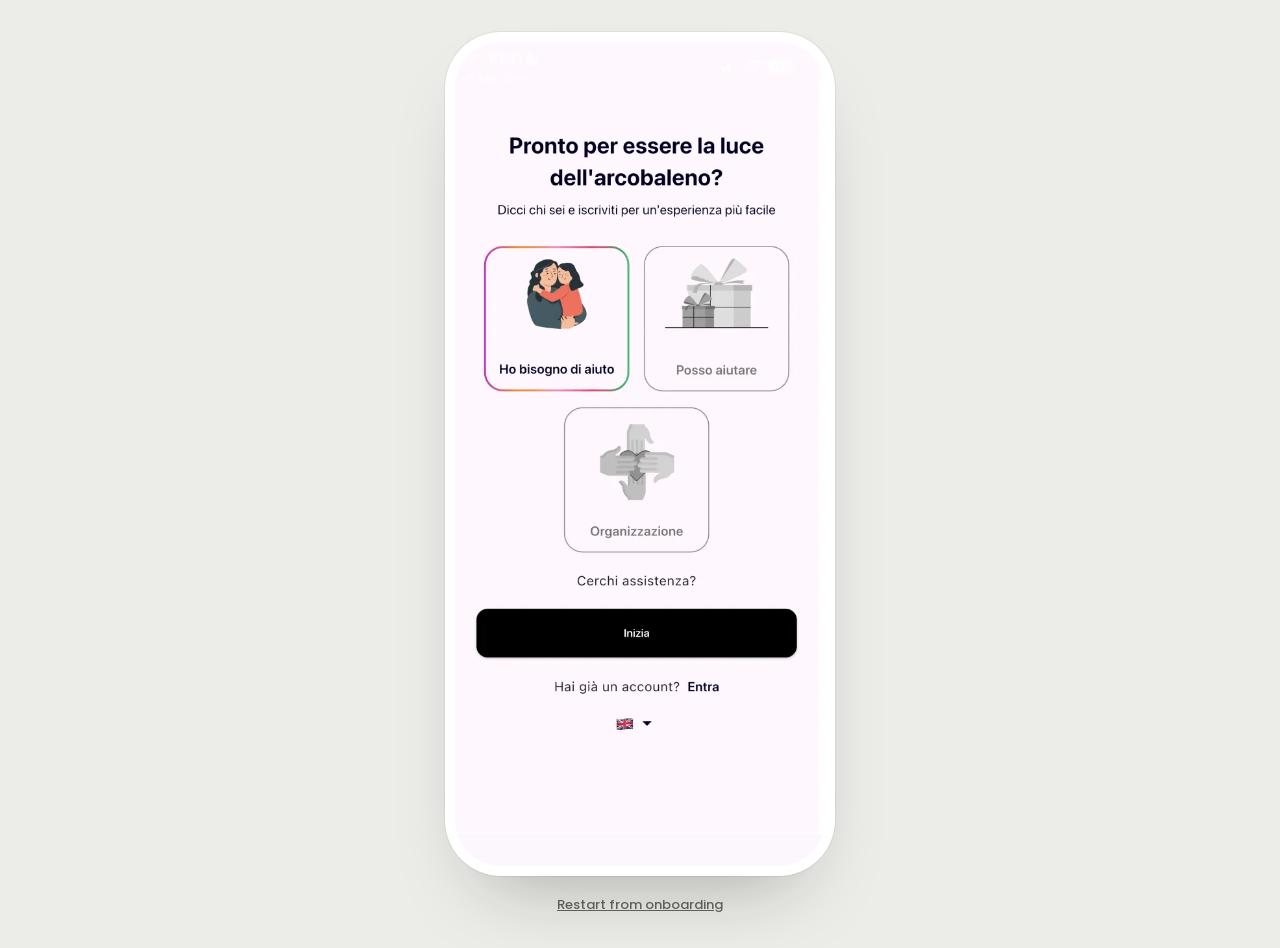
<file: rtr/app-old.html>
<!doctype html>
<html lang="en"><head><meta charset="utf-8"><meta name="viewport" content="width=device-width,initial-scale=1">
<title>Riding the Rainbow · Old version</title>
<link rel="stylesheet" href="https://fonts.googleapis.com/css2?family=Poppins:wght@500&display=swap">
<style>
*{box-sizing:border-box}
html,body{margin:0;background:#ECECE8;font-family:Poppins,system-ui,sans-serif}
.root{min-height:100vh;display:flex;flex-direction:column;align-items:center;justify-content:center;gap:18px;padding:32px 16px}
.dev{width:390px;height:844px;flex:none;border-radius:56px;background:#fff;padding:10px;box-shadow:0 40px 80px -40px rgba(20,20,20,.35),0 0 0 1px rgba(20,20,20,.06)}
.scr{position:relative;width:100%;height:100%;border-radius:46px;overflow:hidden;background:#FBF7FC}
.view{position:absolute;inset:0;display:none}
.view.on{display:block}
.view img{display:block;width:370px;height:auto;user-select:none;-webkit-user-drag:none}
.top{position:absolute;left:0;top:0;width:370px;height:57px;z-index:3;background:url(old/top.webp) 0 0/370px auto}
.scroll{position:absolute;left:0;right:0;top:57px;bottom:121px;overflow-y:auto;overflow-x:hidden;scrollbar-width:none}
.scroll::-webkit-scrollbar{display:none}
.scroll .crop{margin-top:-57px}
.nav{position:absolute;left:0;bottom:0;width:370px;height:121px;z-index:3}
.nav img{position:absolute;inset:0}
.hs{position:absolute;z-index:4;border:0;padding:0;background:transparent;cursor:pointer;border-radius:14px}
.flash .hs{background:rgba(84,160,255,.28);box-shadow:inset 0 0 0 2px rgba(84,160,255,.9);transition:background .1s}
.hs:focus-visible{outline:2px solid #141414;outline-offset:2px}
.restart{background:none;border:0;font:500 13px Poppins,system-ui,sans-serif;color:#5E5E5A;cursor:pointer;text-decoration:underline}
</style>
<script>if(window.self!==window.top&&window.parent.document.getElementById("appf"))document.write('<link rel="stylesheet" href="frame-fix.css">')</script></head>
<body>
<div class="root">
 <div class="dev"><div class="scr" id="scr">

  <section class="view" id="v-onb">
   <img src="old/onboarding.webp" alt="Onboarding: choose who you are" style="width:370px;height:792px;object-fit:cover">
   <button class="hs" data-go="home" aria-label="Start" style="left:22px;top:557px;width:326px;height:50px"></button>
  </section>

  <section class="view" id="v-home">
   <div class="top"></div>
   <div class="scroll"><div style="position:relative">
    <img src="old/home.webp" alt="Home">
    <button class="hs" data-go="map" aria-label="Open map" style="left:11px;top:846px;width:348px;height:170px"></button>
    <button class="hs" data-go="points" aria-label="Rainbow points" style="left:12px;top:1373px;width:170px;height:50px"></button>
   </div></div>
   <div class="nav"><img src="old/nav-home.webp" alt=""></div>
  </section>

  <section class="view" id="v-notif">
   <div class="top"></div>
   <div class="scroll"><div class="crop" style="position:relative">
    <img src="old/notif.webp" alt="Notifications">
    <button class="hs" data-go="feed" aria-label="News feed" style="left:185px;top:13px;width:178px;height:44px"></button>
   </div></div>
   <div class="nav"><img src="old/nav-notif.webp" alt=""></div>
  </section>

  <section class="view" id="v-feed">
   <div class="top"></div>
   <div class="scroll"><div class="crop" style="position:relative">
    <img src="old/feed.webp" alt="News feed loading">
    <button class="hs" data-go="notif" aria-label="Notifications" style="left:6px;top:13px;width:178px;height:44px"></button>
   </div></div>
   <div class="nav"><img src="old/nav-notif.webp" alt=""></div>
  </section>

  <section class="view" id="v-chat">
   <div class="top"></div>
   <div class="scroll"><div class="crop"><img src="old/chat.webp" alt="Chat messages"></div></div>
   <div class="nav"><img src="old/nav-chat.webp" alt=""></div>
  </section>

  <section class="view" id="v-profile">
   <div class="top"></div>
   <div class="scroll"><div class="crop" style="position:relative">
    <img src="old/profile.webp" alt="Profile">
    <button class="hs" data-go="onb" aria-label="Log out" style="left:19px;top:1144px;width:332px;height:54px"></button>
   </div></div>
   <div class="nav"><img src="old/nav-profile.webp" alt=""></div>
  </section>

  <section class="view" id="v-points">
   <img src="old/points.webp" alt="Rainbow points">
   <button class="hs" data-go="home" aria-label="Back" style="left:17px;top:67px;width:38px;height:38px;border-radius:50%"></button>
   <button class="hs" data-go="ranking" aria-label="Leaderboard" style="left:203px;top:209px;width:120px;height:29px"></button>
  </section>

  <section class="view" id="v-ranking">
   <img src="old/ranking.webp" alt="Leaderboard">
   <button class="hs" data-go="points" aria-label="Back" style="left:8px;top:82px;width:38px;height:38px;border-radius:50%"></button>
  </section>

  <section class="view" id="v-map">
   <img src="old/map.webp" alt="Map">
   <button class="hs" data-go="home" aria-label="Back" style="left:23px;top:102px;width:38px;height:38px;border-radius:50%"></button>
  </section>

  <div id="navhs">
   <button class="hs" data-go="home" aria-label="Home" style="left:22px;top:730px;width:48px;height:48px"></button>
   <button class="hs" data-go="notif" aria-label="Notifications" style="left:90px;top:730px;width:48px;height:48px"></button>
   <button class="hs" data-go="map" aria-label="Search on the map" style="left:157px;top:707px;width:56px;height:56px;border-radius:50%"></button>
   <button class="hs" data-go="chat" aria-label="Chat" style="left:232px;top:730px;width:48px;height:48px"></button>
   <button class="hs" data-go="profile" aria-label="Profile" style="left:300px;top:730px;width:48px;height:48px"></button>
  </div>
 </div></div>
 <button class="restart" data-go="onb">Restart from onboarding</button>
</div>
<script>
var NAV={home:1,notif:1,feed:1,chat:1,profile:1};
var scr=document.getElementById('scr'),navhs=document.getElementById('navhs');
function go(k){document.querySelectorAll('.view').forEach(function(v){v.classList.toggle('on',v.id==='v-'+k)});
 navhs.style.display=NAV[k]?'block':'none';var s=document.querySelector('#v-'+k+' .scroll');if(s)s.scrollTop=0;}
document.addEventListener('click',function(e){var b=e.target.closest('[data-go]');
 if(b){go(b.getAttribute('data-go'));return}
 if(scr.contains(e.target)){scr.classList.add('flash');setTimeout(function(){scr.classList.remove('flash')},450)}});
(function(){var h=location.hash.slice(1);go(h&&document.getElementById('v-'+h)?h:'onb')})();
</script>
</body></html>
</file>
<file: rtr/frame-fix.css>
html,body{background:#F6F6F4!important;overflow:hidden!important;height:100%!important;margin:0!important}
/* NEW (React) */
[data-inst]{min-height:0!important;height:100vh!important;padding:0!important;gap:0!important;justify-content:flex-start!important}
[data-inst]>div[style*="390px"]{width:100vw!important;height:100vh!important;padding:0!important;border-radius:0!important;box-shadow:none!important;overflow:hidden!important}
[data-inst]>div[style*="390px"]>div{border-radius:0!important}
[data-inst]>*:not(div[style*="390px"]){display:none!important}
div[style*="width: 118px"][style*="height: 34px"]{display:none!important}
div[style*="width: 130px"][style*="height: 5px"]{display:none!important}
/* OLD (screenshots) */
.root{min-height:0!important;height:100vh!important;padding:0!important;gap:0!important;justify-content:flex-start!important}
.restart{display:none!important}
.dev{width:100vw!important;height:100vh!important;padding:0!important;border-radius:0!important;box-shadow:none!important;overflow:hidden!important}
.dev>.scr{border-radius:0!important}
</file>
